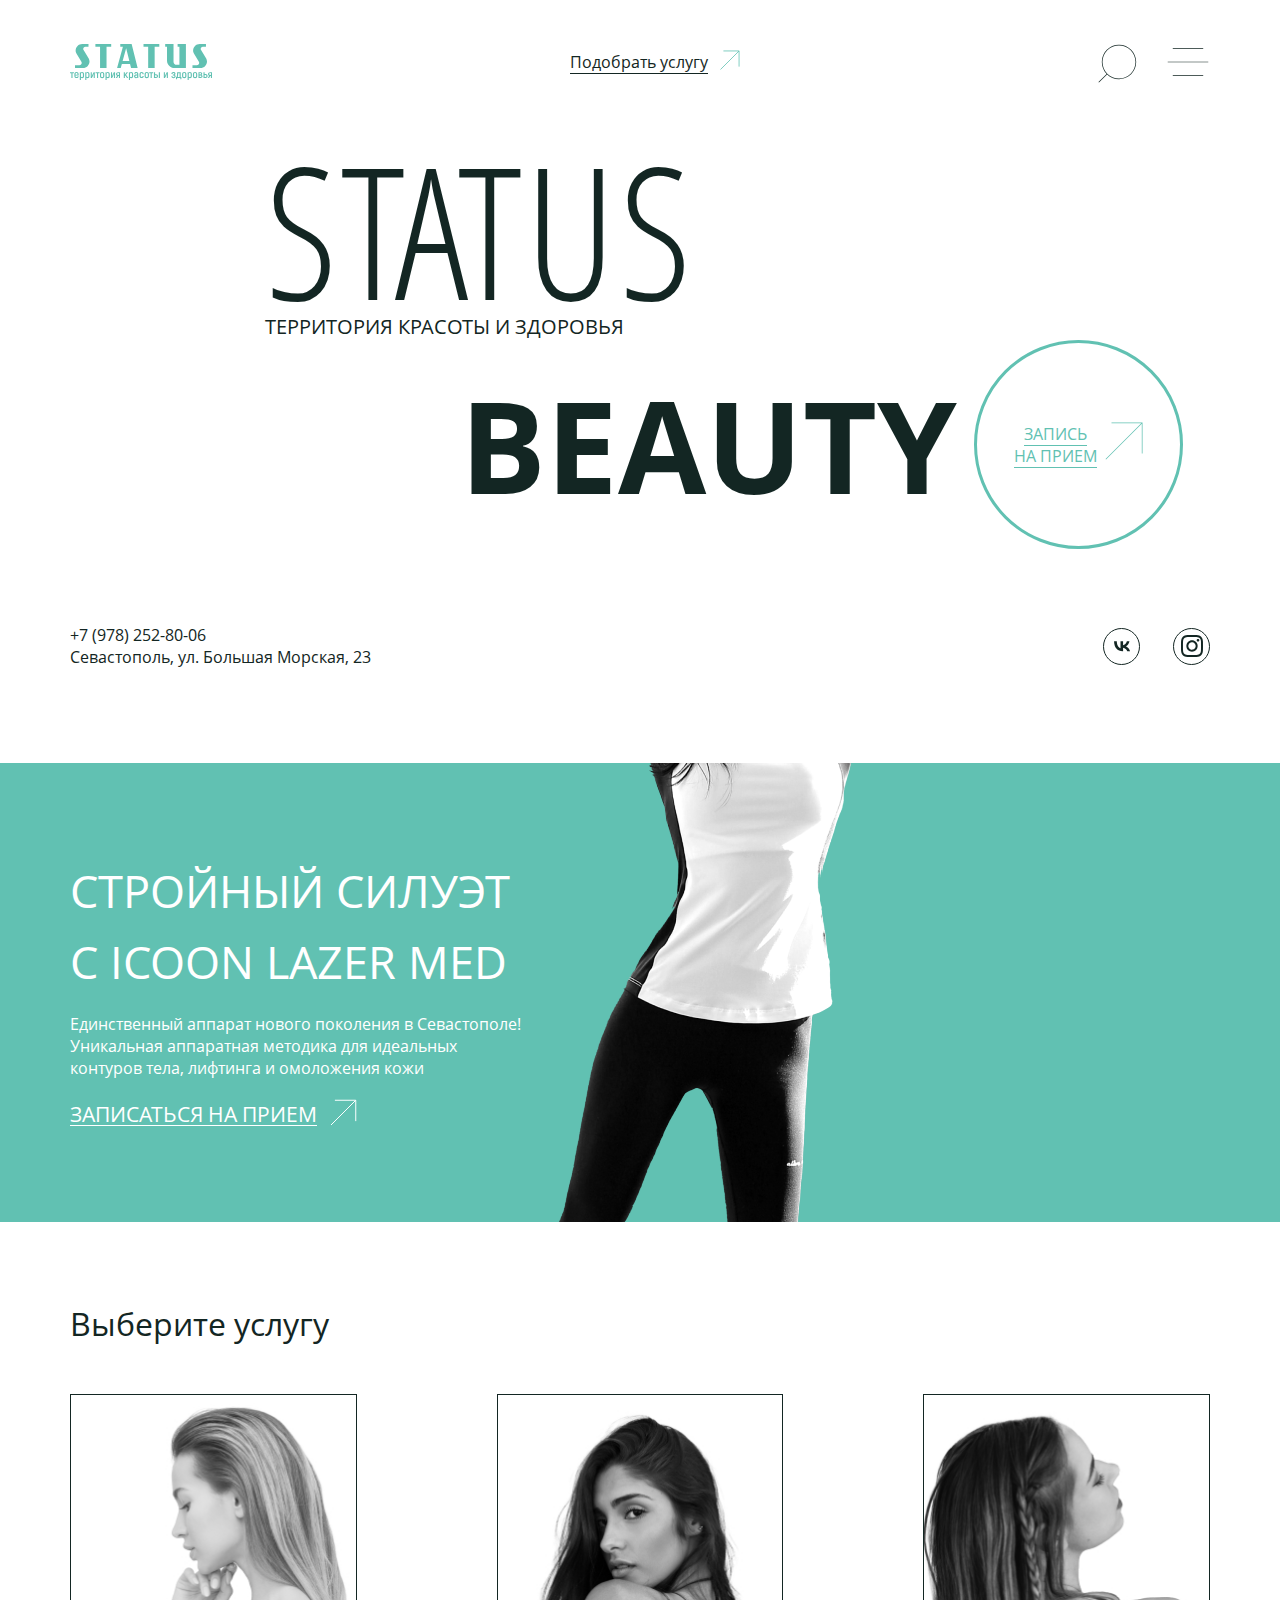
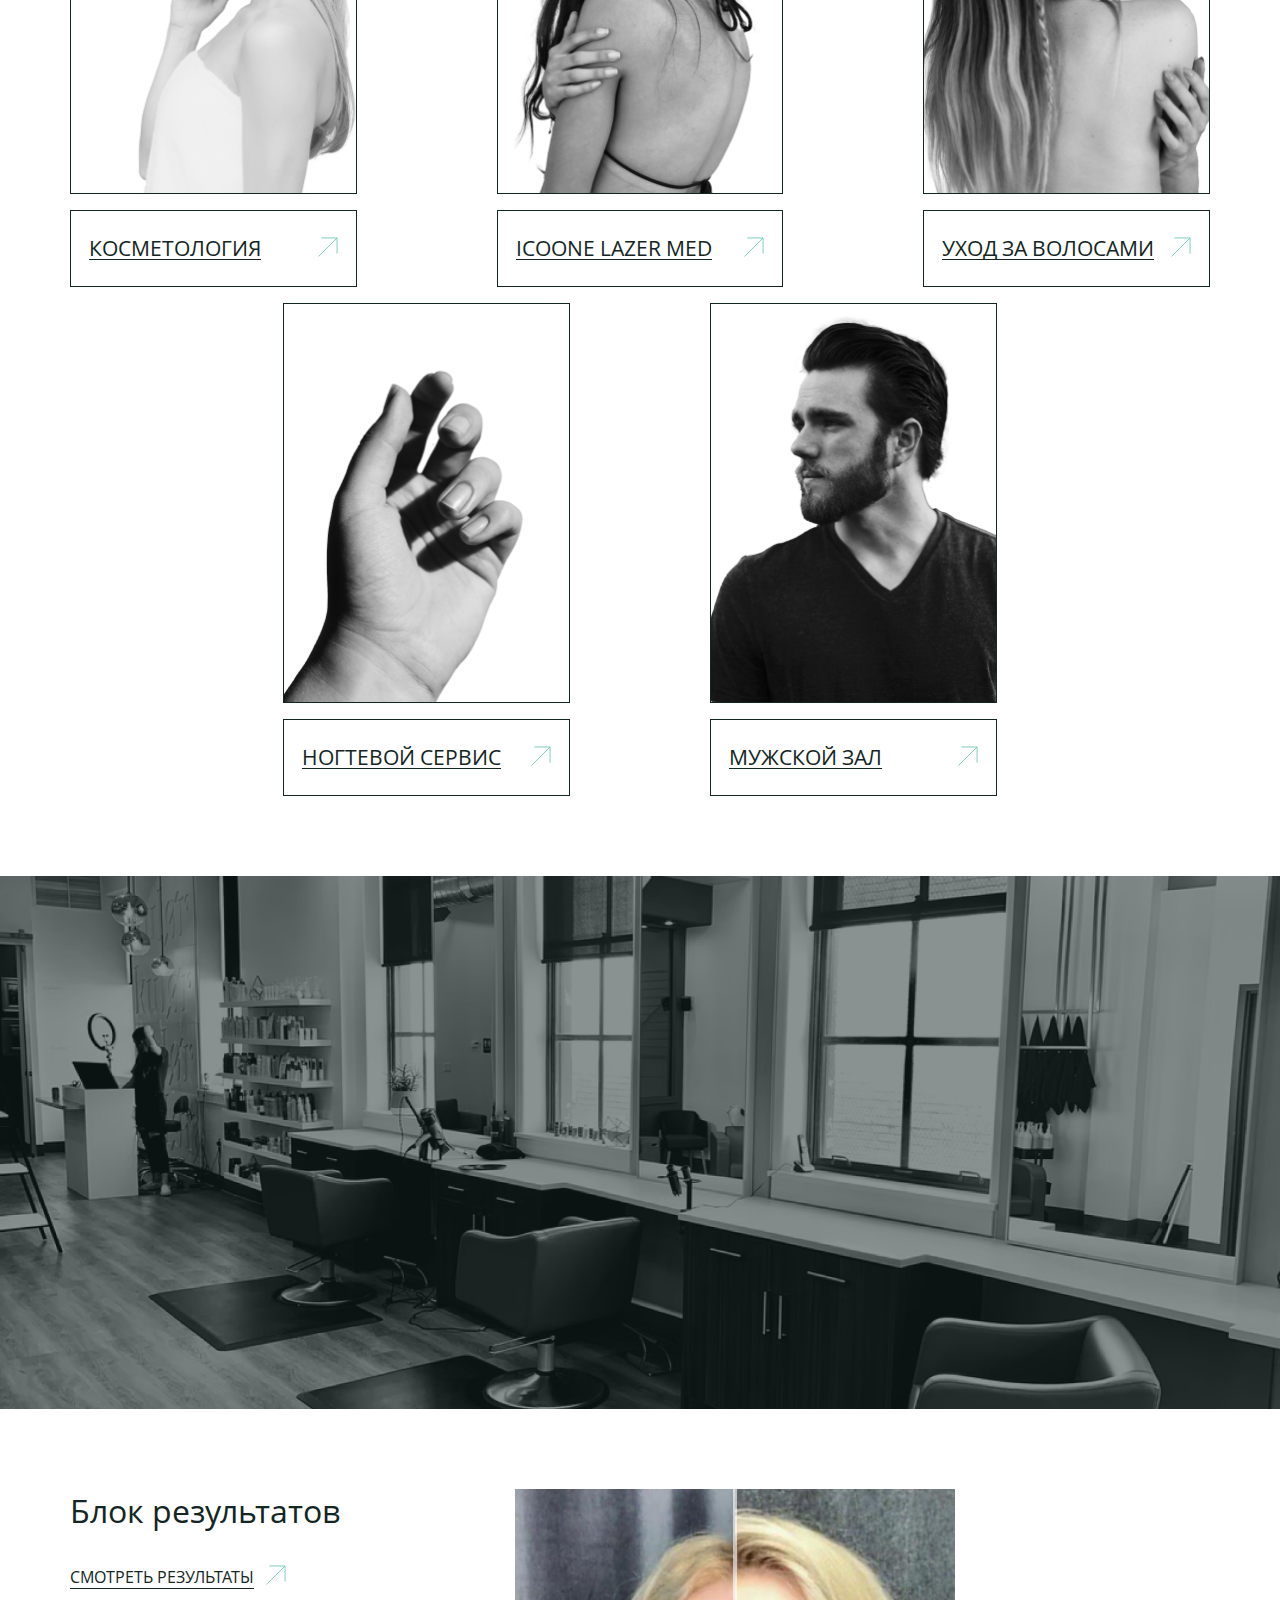
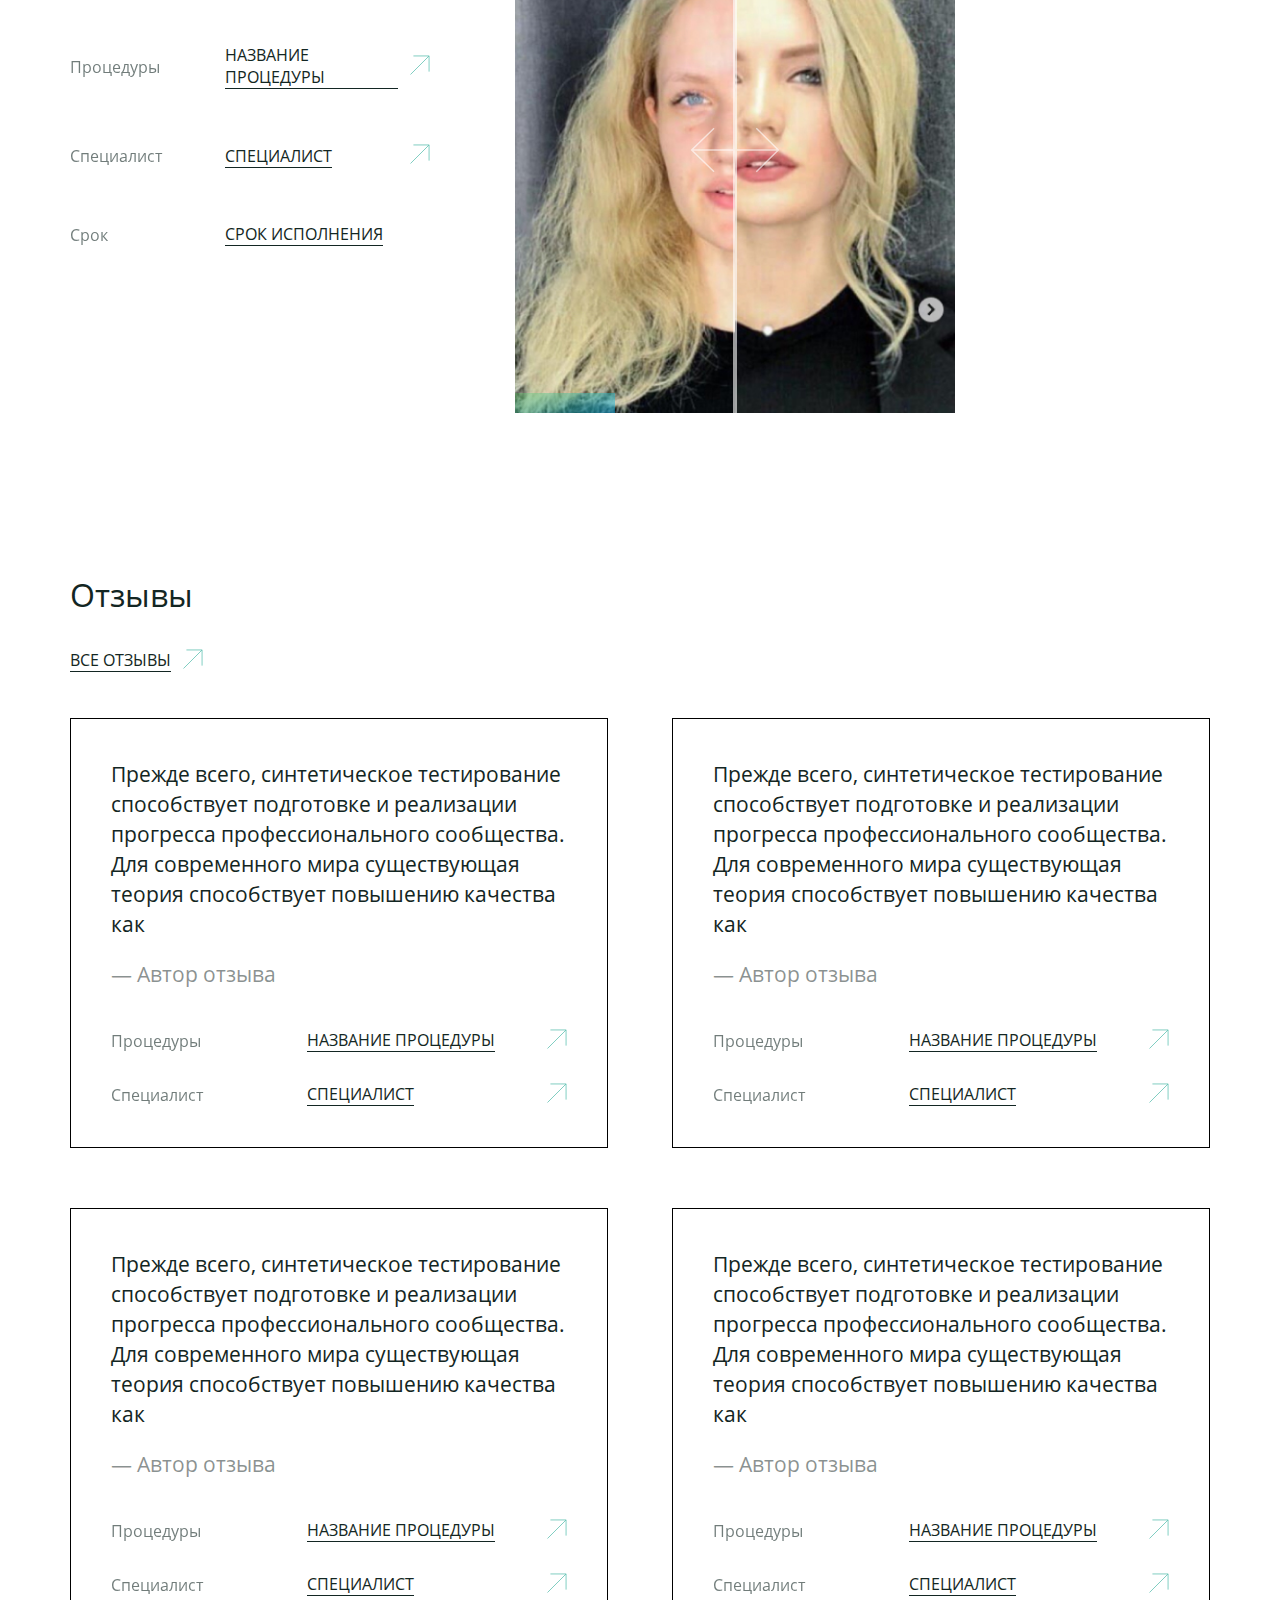
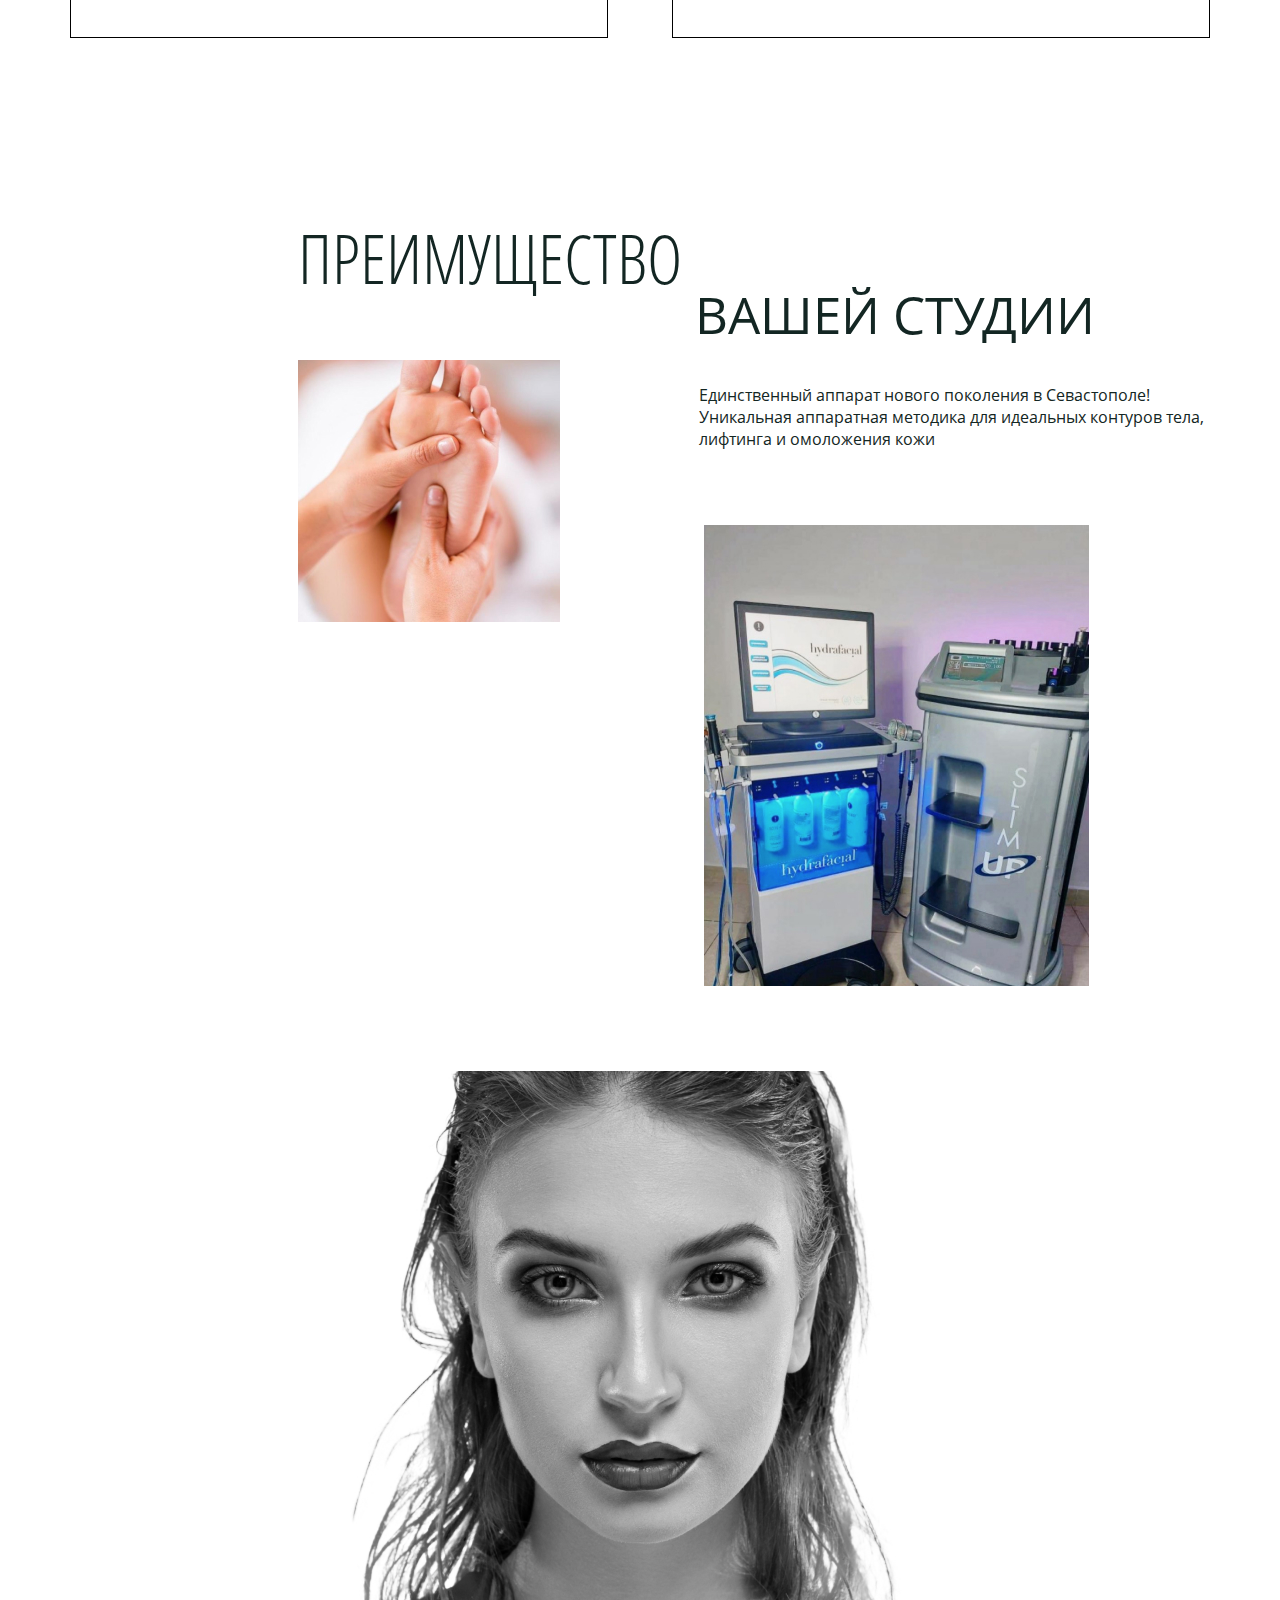
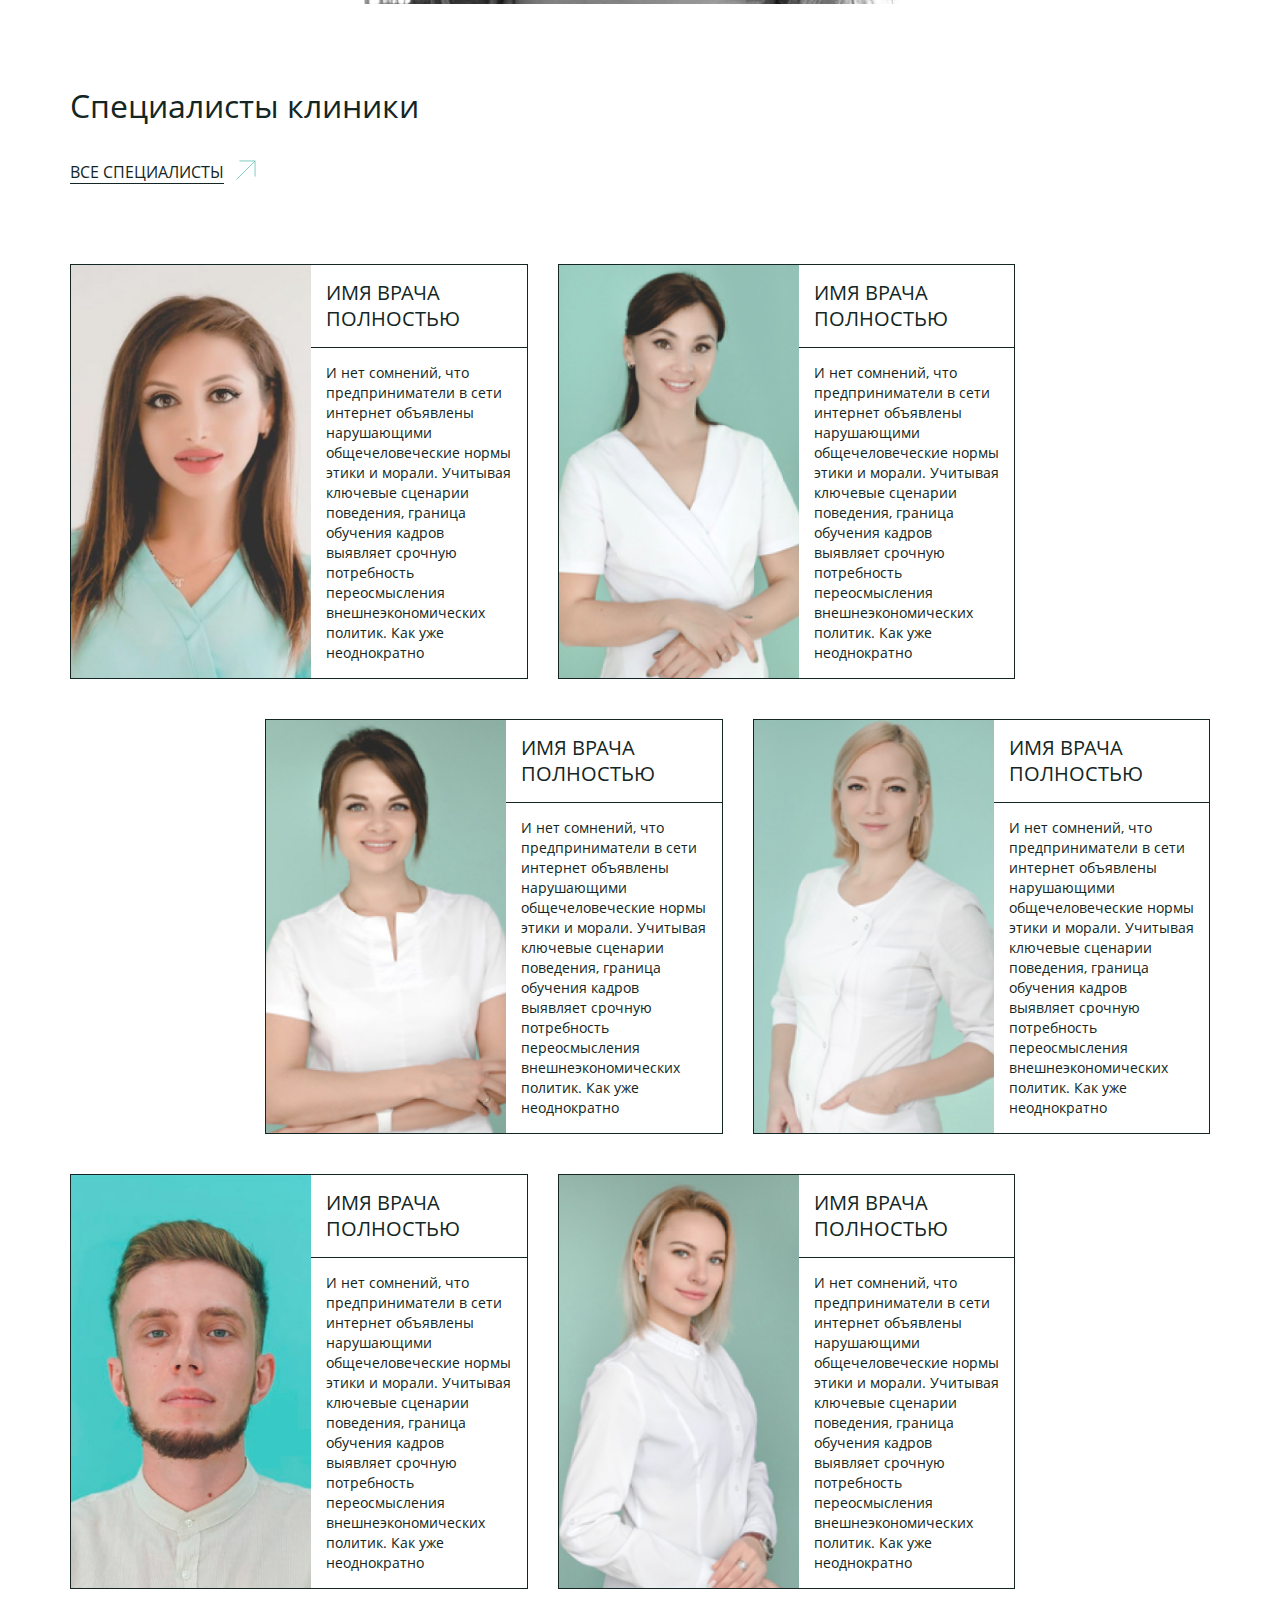
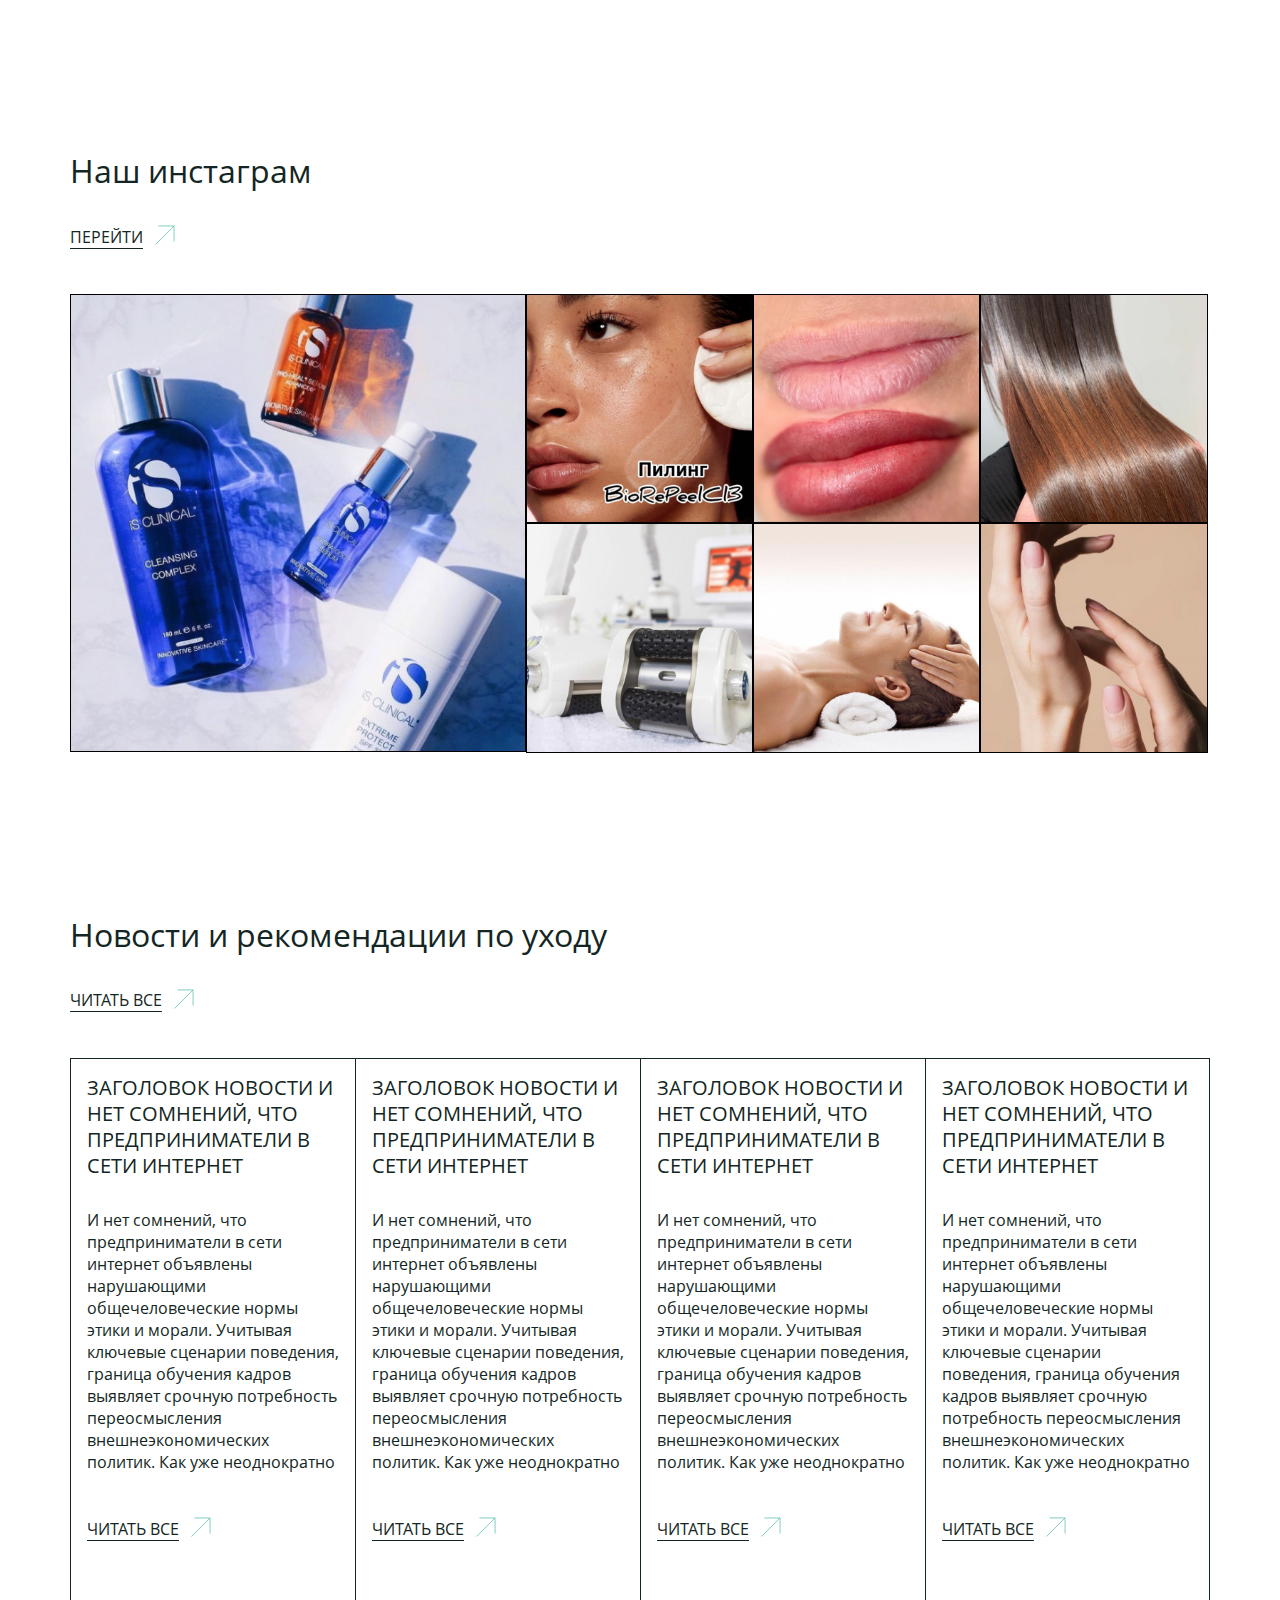
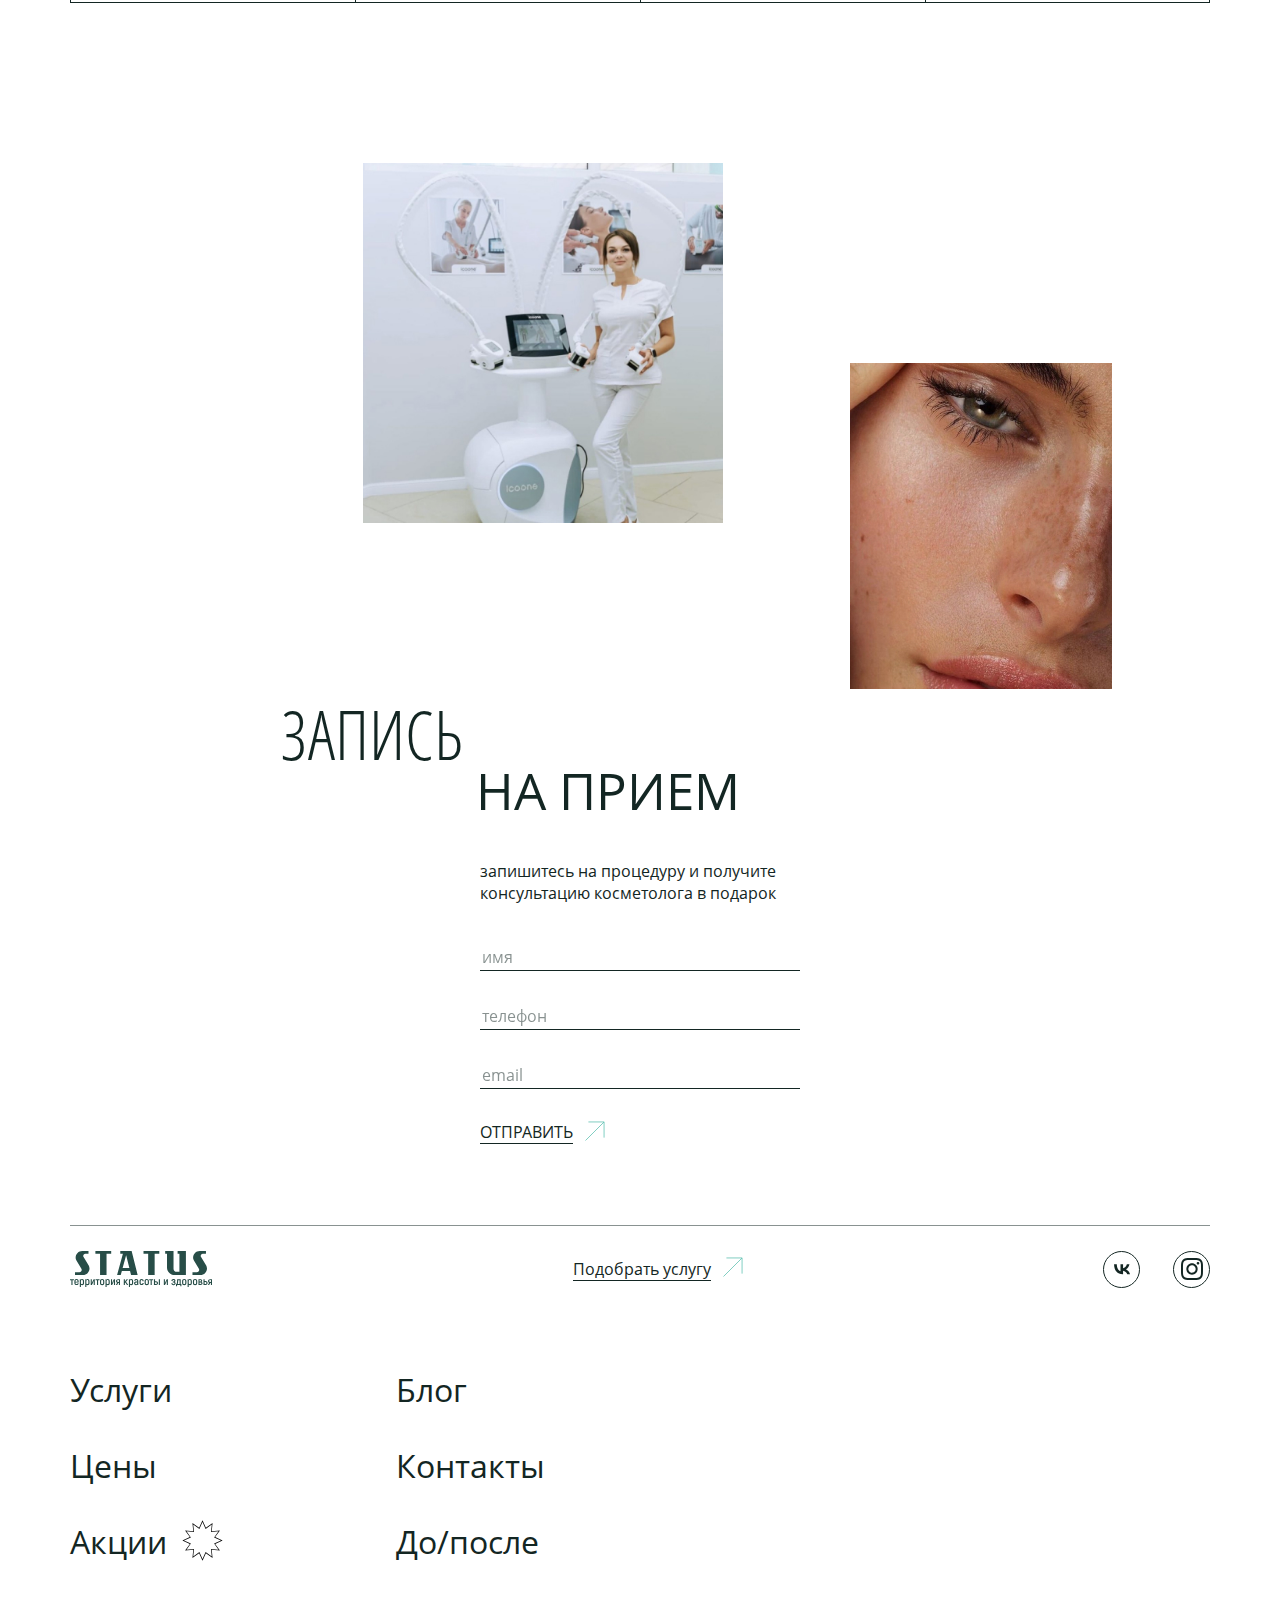
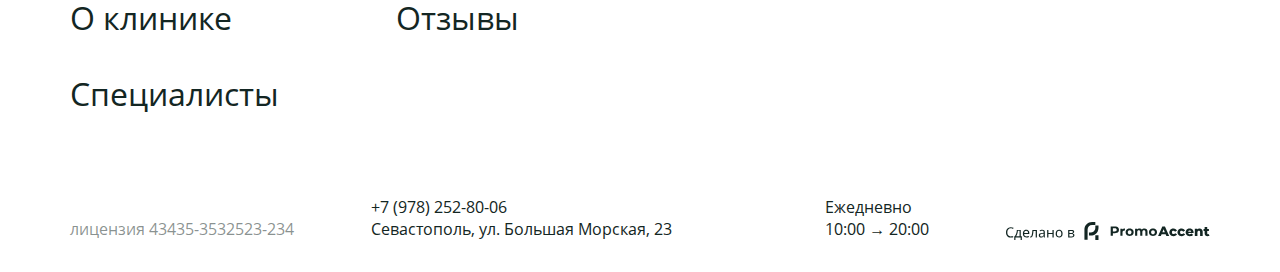
<file: index.html>
<!DOCTYPE html>
<!--[if lt IE 7]><html lang="ru" class="lt-ie9 lt-ie8 lt-ie7"><![endif]-->
<!--[if IE 7]><html lang="ru" class="lt-ie9 lt-ie8"><![endif]-->
<!--[if IE 8]><html lang="ru" class="lt-ie9"><![endif]-->
<!--[if gt IE 8]><!-->
<html lang="ru">
<!--<![endif]-->
<head>
	<meta charset="utf-8" />
	<title>Заголовок</title>
	<meta name="description" content="" />
	<meta http-equiv="X-UA-Compatible" content="IE=edge" />
	<meta name="viewport" content="width=device-width, initial-scale=1.0" />
	<meta name="format-detection" content="telephone=no" />
	<link rel="shortcut icon" href="favicon.png" />
	<link rel="stylesheet" href="libs/bootstrap/bootstrap-grid.css" />
	<link rel="stylesheet" href="libs/fontawesome-free-5.12.0-web/css/all.min.css" />
	<link rel="stylesheet" href="libs/fancybox/jquery.fancybox.css" />
	<link rel="stylesheet" href="libs/slick-1.5.9/slick/slick.css" />
	<link rel="stylesheet" href="libs/slick-1.5.9/slick/slick-theme.css" />
	<link rel="stylesheet" href="libs/ba-slider/ba-slider.css" />
	<link rel="stylesheet" href="css/fonts.css" />
	<link rel="stylesheet" href="css/main.css?ver=1.6" />
	<link rel="stylesheet" href="css/media.css?ver=1.6" />
</head>
<body>

	<div class="wrapper">
 
		<header class="header default">
			<div class="container">
				<div class="header__wrap">
					<a href="#" class="logo">
						<img src="img/logo.svg" alt="alt">
					</a>
					<a href="#" class="link-page"><span>Подобрать услугу</span><img src="img/arrow.svg" alt="alt"></a>
					<div class="header__right">
						<div class="btn-search"><img src="img/search.svg" alt="alt"></div>
						<div class="btn-menu"><img src="img/menu.svg" alt="alt"></div>
					</div>
					<div class="main-menu">
						<div class="main-menu__top">
							<a href="#" class="link-page"><span>Запись на прием</span><img src="img/arrow.svg" alt="alt"></a>
						</div>
						<ul class="menu">
							<li><a href="#">Услуги</a></li>
							<li><a href="#">Цены</a></li>
							<li><a href="#" class="menu__action">Акции</a></li>
							<li><a href="#">О клинике</a></li>
							<li><a href="#">Специалисты</a></li>
							<li><a href="#">Блог</a></li>
							<li><a href="#">Контакты</a></li>
							<li><a href="#">До/после</a></li>
							<li><a href="#">Отзывы</a></li>
						</ul>
						<div class="main-menu__bottom">
							<p><a href="tel:+79782528006">+7 (978) 252-80-06</a>  <br>г. Севастополь, <br>ул. Большая Морская, 23</p>
							<p>Ежедневно <br>10:00 → 20:00</p>
							<ul class="list-social">
								<li><a href="#"><img src="img/ic_vk.svg" alt="alt"></a></li>
								<li><a href="#"><img src="img/ic_insta.svg" alt="alt"></a></li>
							</ul>
						</div>
					</div>
				</div>
			</div>
			<div class="search-popup">
				<div class="container">
					<div class="search-popup__wrap">
						<form>
							<div class="item-form">
								<input type="text" placeholder="Поиск по сайту" required="required">
							</div>
							<button class="btn-simple">Искать</button>
						</form>
						<div class="btn-close"></div>
					</div>
				</div>
			</div>
		</header>

		<section class="billbord">
			<div class="container">
				<div class="row">
					<div class="col-lg-9 offset-lg-2">
						<h1 class="title-logo">Status</h1>
						<div class="title-middle">Территория красоты и здоровья</div>
					</div>
					<div class="col-lg-8 offset-lg-4">
						<div class="billbord__wrap">
							<h2 class="subtitle-logo">Beauty</h2>
							<a href="#" class="btn-circle"><span><span>Запись на прием</span></span><img src="img/arrow_big.svg" alt="alt"></a>
						</div>
					</div>
				</div>
				<div class="billbord-bottom">
					<p>+7 (978) 252-80-06 <br>Севастополь, ул. Большая Морская, 23</p>
					<ul class="list-social">
						<li><a href="#"><img src="img/ic_vk.svg" alt="alt"></a></li>
						<li><a href="#"><img src="img/ic_insta.svg" alt="alt"></a></li>
					</ul>
				</div>
			</div>
		</section>

		<section class="reception">
			<div class="container">
				<div class="row align-items-center">
					<div class="col-xl-5 col-lg-7">
						<h2 class="title-big">Стройный силуэт с Icoon lazer med</h2>
						<p>Единственный аппарат нового поколения в Севастополе! Уникальная аппаратная методика для идеальных контуров тела, лифтинга и омоложения кожи</p>
						<a href="#" class="link-page link-page_big"><span>Записаться на прием</span><img src="img/arrow2.svg" alt="alt"></a>
					</div>
					<div class="col-lg-4">
						<div class="image-reception">
							<img src="img/bg_reception.png" alt="alt">
						</div>
					</div>
				</div>
			</div>
		</section>

		<section class="services section-main">
			<div class="container">
				<h2 class="title-section">Выберите услугу</h2>
				<div class="row row_services">
					<div class="col-lg-4 col-md-6">
						<div class="item-service">
							<a href="#" class="item-service__image">
								<img src="img/service1.jpg" alt="alt">
							</a>
							<a href="#" class="link-page link-page_big"><span>Косметология</span><img src="img/arrow.svg" alt="alt"></a>
						</div>
					</div>
					<div class="col-lg-4 col-md-6">
						<div class="item-service">
							<a href="#" class="item-service__image">
								<img src="img/service2.jpg" alt="alt">
							</a>
							<a href="#" class="link-page link-page_big"><span>Icoone lazer med</span><img src="img/arrow.svg" alt="alt"></a>
						</div>
					</div>
					<div class="col-lg-4 col-md-6">
						<div class="item-service">
							<a href="#" class="item-service__image">
								<img src="img/service3.jpg" alt="alt">
							</a>
							<a href="#" class="link-page link-page_big"><span>Уход за волосами</span><img src="img/arrow.svg" alt="alt"></a>
						</div>
					</div>
					<div class="col-lg-4 col-md-6">
						<div class="item-service">
							<a href="#" class="item-service__image">
								<img src="img/service4.jpg" alt="alt">
							</a>
							<a href="#" class="link-page link-page_big"><span>Ногтевой сервис</span><img src="img/arrow.svg" alt="alt"></a>
						</div>
					</div>
					<div class="col-lg-4 col-md-6">
						<div class="item-service">
							<a href="#" class="item-service__image">
								<img src="img/service5.jpg" alt="alt">
							</a>
							<a href="#" class="link-page link-page_big"><span>Мужской зал</span><img src="img/arrow.svg" alt="alt"></a>
						</div>
					</div>
				</div>
			</div>
		</section>

		<a href="https://www.youtube.com/embed/E8d_JvMpoY4" class="video-main fancybox fancybox.iframe">
			<img src="img/video.jpg" alt="alt">
		</a>

		<section class="results section-main">
			<div class="container">
				<div class="row">
					<div class="col-xl-4 col-lg-5">
						<h2 class="title-section">Блок результатов</h2>
						<a href="#" class="link-page"><span>Смотреть результаты</span><img src="img/arrow.svg" alt="alt"></a>
						<div class="line-result">
							<div class="line-result__title">Процедуры</div>
							<a href="#" class="link-page"><span>Название процедуры</span><img src="img/arrow.svg" alt="alt"></a>
						</div>
						<div class="line-result">
							<div class="line-result__title">Специалист</div>
							<a href="#" class="link-page"><span>Специалист</span><img src="img/arrow.svg" alt="alt"></a>
						</div>
						<div class="line-result">
							<div class="line-result__title">Срок</div>
							<a href="#" class="link-page"><span>Срок исполнения</span></a>
						</div>
					</div>
					<div class="col-lg-7">
						<div class="ba-slider befaf-1">
							<img src="img/after.jpg" alt="alt"> 
							<div class="resize"> 
								<img src="img/before.jpg" alt="alt"> 
							</div>
							<span class="handle"></span>
						</div>
					</div>
				</div>
			</div>
		</section>

		<section class="reviews section-main">
			<div class="container">
				<h2 class="title-section">Отзывы</h2>
				<a href="#" class="link-page"><span>Все отзывы</span><img src="img/arrow.svg" alt="alt"></a>
				<div class="row row_reviews">
					<div class="col-lg-6">
						<div class="item-review">
							<div class="item-review__content">
								<p>Прежде всего, синтетическое тестирование способствует подготовке и реализации прогресса профессионального сообщества. Для современного мира существующая теория способствует повышению качества как </p>
								<div class="item-review__name">— Автор отзыва</div>
							</div>
							<div class="line-result">
								<div class="line-result__title">Процедуры</div>
								<a href="#" class="link-page"><span>Название процедуры</span><img src="img/arrow.svg" alt="alt"></a>
							</div>
							<div class="line-result">
								<div class="line-result__title">Специалист</div>
								<a href="#" class="link-page"><span>Специалист</span><img src="img/arrow.svg" alt="alt"></a>
							</div>
						</div>
					</div>
					<div class="col-lg-6">
						<div class="item-review">
							<div class="item-review__content">
								<p>Прежде всего, синтетическое тестирование способствует подготовке и реализации прогресса профессионального сообщества. Для современного мира существующая теория способствует повышению качества как </p>
								<div class="item-review__name">— Автор отзыва</div>
							</div>
							<div class="line-result">
								<div class="line-result__title">Процедуры</div>
								<a href="#" class="link-page"><span>Название процедуры</span><img src="img/arrow.svg" alt="alt"></a>
							</div>
							<div class="line-result">
								<div class="line-result__title">Специалист</div>
								<a href="#" class="link-page"><span>Специалист</span><img src="img/arrow.svg" alt="alt"></a>
							</div>
						</div>
					</div>
					<div class="col-lg-6">
						<div class="item-review">
							<div class="item-review__content">
								<p>Прежде всего, синтетическое тестирование способствует подготовке и реализации прогресса профессионального сообщества. Для современного мира существующая теория способствует повышению качества как </p>
								<div class="item-review__name">— Автор отзыва</div>
							</div>
							<div class="line-result">
								<div class="line-result__title">Процедуры</div>
								<a href="#" class="link-page"><span>Название процедуры</span><img src="img/arrow.svg" alt="alt"></a>
							</div>
							<div class="line-result">
								<div class="line-result__title">Специалист</div>
								<a href="#" class="link-page"><span>Специалист</span><img src="img/arrow.svg" alt="alt"></a>
							</div>
						</div>
					</div>
					<div class="col-lg-6">
						<div class="item-review">
							<div class="item-review__content">
								<p>Прежде всего, синтетическое тестирование способствует подготовке и реализации прогресса профессионального сообщества. Для современного мира существующая теория способствует повышению качества как </p>
								<div class="item-review__name">— Автор отзыва</div>
							</div>
							<div class="line-result">
								<div class="line-result__title">Процедуры</div>
								<a href="#" class="link-page"><span>Название процедуры</span><img src="img/arrow.svg" alt="alt"></a>
							</div>
							<div class="line-result">
								<div class="line-result__title">Специалист</div>
								<a href="#" class="link-page"><span>Специалист</span><img src="img/arrow.svg" alt="alt"></a>
							</div>
						</div>
					</div>
				</div>
			</div>
		</section>

		<section class="advantages section-main">
			<div class="container">
				<div class="advantages__content">
					<h2 class="title-special">Преимущество <span>Вашей студии</span></h2>
					<div class="descr-advantages">Единственный аппарат нового поколения в Севастополе! Уникальная аппаратная методика для идеальных контуров тела, лифтинга и омоложения кожи</div>
					<div class="row">
						<div class="col-lg-6 col-6">
							<div class="image-advantage image-advantage_1">
								<img src="img/img_avd1.jpg" alt="alr">
							</div>
						</div>
						<div class="col-lg-6 col-6 col_pl">
							<div class="image-advantage image-advantage_2">
								<img src="img/img_avd2.jpg" alt="alr">
							</div>
						</div>
					</div>
				</div>
			</div>
		</section>

		<ul class="slider-gallery">
			<li>
				<div class="slider-gallery__item">
					<img src="img/slide1.jpg" alt="alt">
				</div>
			</li>
			<li>
				<div class="slider-gallery__item">
					<img src="img/slide1.jpg" alt="alt">
				</div>
			</li>
			<li>
				<div class="slider-gallery__item">
					<img src="img/slide1.jpg" alt="alt">
				</div>
			</li>
		</ul>

		<section class="team section-main">
			<div class="container">
				<h2 class="title-section">Специалисты клиники</h2>
				<a href="#" class="link-page"><span>Все специалисты</span><img src="img/arrow.svg" alt="alt"></a>
				<div class="row row_team">
					<div class="col-xl-5 col-lg-6">
						<div class="item-team">
							<div class="item-team__image">
								<img src="img/team1.jpg" alt="alt">
							</div>
							<div class="item-team__content">
								<a href="#" class="title-middle">Имя Врача полностью</a>
								<p>И нет сомнений, что предприниматели в сети интернет объявлены нарушающими общечеловеческие нормы этики и морали. Учитывая ключевые сценарии поведения, граница обучения кадров выявляет срочную потребность переосмысления внешнеэкономических политик. Как уже неоднократно </p>
							</div>
						</div>
					</div>
					<div class="col-xl-5 col-lg-6">
						<div class="item-team">
							<div class="item-team__image">
								<img src="img/team2.jpg" alt="alt">
							</div>
							<div class="item-team__content">
								<a href="#" class="title-middle">Имя Врача полностью</a>
								<p>И нет сомнений, что предприниматели в сети интернет объявлены нарушающими общечеловеческие нормы этики и морали. Учитывая ключевые сценарии поведения, граница обучения кадров выявляет срочную потребность переосмысления внешнеэкономических политик. Как уже неоднократно </p>
							</div>
						</div>
					</div>
					<div class="col-xl-5 offset-xl-2 col-lg-6">
						<div class="item-team">
							<div class="item-team__image">
								<img src="img/team3.jpg" alt="alt">
							</div>
							<div class="item-team__content">
								<a href="#" class="title-middle">Имя Врача полностью</a>
								<p>И нет сомнений, что предприниматели в сети интернет объявлены нарушающими общечеловеческие нормы этики и морали. Учитывая ключевые сценарии поведения, граница обучения кадров выявляет срочную потребность переосмысления внешнеэкономических политик. Как уже неоднократно </p>
							</div>
						</div>
					</div>
					<div class="col-xl-5 col-lg-6">
						<div class="item-team">
							<div class="item-team__image">
								<img src="img/team4.jpg" alt="alt">
							</div>
							<div class="item-team__content">
								<a href="#" class="title-middle">Имя Врача полностью</a>
								<p>И нет сомнений, что предприниматели в сети интернет объявлены нарушающими общечеловеческие нормы этики и морали. Учитывая ключевые сценарии поведения, граница обучения кадров выявляет срочную потребность переосмысления внешнеэкономических политик. Как уже неоднократно </p>
							</div>
						</div>
					</div>
					<div class="col-xl-5 col-lg-6">
						<div class="item-team">
							<div class="item-team__image">
								<img src="img/team5.jpg" alt="alt">
							</div>
							<div class="item-team__content">
								<a href="#" class="title-middle">Имя Врача полностью</a>
								<p>И нет сомнений, что предприниматели в сети интернет объявлены нарушающими общечеловеческие нормы этики и морали. Учитывая ключевые сценарии поведения, граница обучения кадров выявляет срочную потребность переосмысления внешнеэкономических политик. Как уже неоднократно </p>
							</div>
						</div>
					</div>
					<div class="col-xl-5 col-lg-6">
						<div class="item-team">
							<div class="item-team__image">
								<img src="img/team6.jpg" alt="alt">
							</div>
							<div class="item-team__content">
								<a href="#" class="title-middle">Имя Врача полностью</a>
								<p>И нет сомнений, что предприниматели в сети интернет объявлены нарушающими общечеловеческие нормы этики и морали. Учитывая ключевые сценарии поведения, граница обучения кадров выявляет срочную потребность переосмысления внешнеэкономических политик. Как уже неоднократно </p>
							</div>
						</div>
					</div>
				</div>
			</div>
		</section>

		<section class="instagram section-main">
			<div class="container">
				<h2 class="title-section">Наш инстаграм</h2>
				<a href="#" class="link-page"><span>Перейти</span><img src="img/arrow.svg" alt="alt"></a>
				<div class="row row_insta">
					<div class="col-md-5">
						<a href="#" class="item-insta">
							<span class="item-insta__image">
								<img src="img/insta1.jpg" alt="alt">
							</span>
						</a>
					</div>
					<div class="col-md-7">
						<div class="row">
							<div class="col-md-4 col-4">
								<a href="#" class="item-insta">
									<span class="item-insta__image">
										<img src="img/insta2.jpg" alt="alt">
									</span>
								</a>
							</div>
							<div class="col-md-4 col-4">
								<a href="#" class="item-insta">
									<span class="item-insta__image">
										<img src="img/insta3.jpg" alt="alt">
									</span>
								</a>
							</div>
							<div class="col-md-4 col-4">
								<a href="#" class="item-insta">
									<span class="item-insta__image">
										<img src="img/insta4.jpg" alt="alt">
									</span>
								</a>
							</div>
							<div class="col-md-4 col-4">
								<a href="#" class="item-insta">
									<span class="item-insta__image">
										<img src="img/insta5.jpg" alt="alt">
									</span>
								</a>
							</div>
							<div class="col-md-4 col-4">
								<a href="#" class="item-insta">
									<span class="item-insta__image">
										<img src="img/insta6.jpg" alt="alt">
									</span>
								</a>
							</div>
							<div class="col-md-4 col-4">
								<a href="#" class="item-insta">
									<span class="item-insta__image">
										<img src="img/insta7.jpg" alt="alt">
									</span>
								</a>
							</div>
						</div>
					</div>
				</div>
			</div>
		</section>

		<section class="news section-main">
			<div class="container">
				<h2 class="title-section">Новости и рекомендации по уходу</h2>
				<a href="#" class="link-page"><span>Читать все</span><img src="img/arrow.svg" alt="alt"></a>
				<div class="row row_news">
					<div class="col-lg-3 col-md-6">
						<div class="item-news">
							<a href="#" class="title-middle">Заголовок новости И нет сомнений, что предприниматели в сети интернет </a>
							<p>И нет сомнений, что предприниматели в сети интернет объявлены нарушающими общечеловеческие нормы этики и морали. Учитывая ключевые сценарии поведения, граница обучения кадров выявляет срочную потребность переосмысления внешнеэкономических политик. Как уже неоднократно </p>
							<a href="#" class="link-page"><span>Читать все</span><img src="img/arrow.svg" alt="alt"></a>
						</div>
					</div>
					<div class="col-lg-3 col-md-6">
						<div class="item-news">
							<a href="#" class="title-middle">Заголовок новости И нет сомнений, что предприниматели в сети интернет </a>
							<p>И нет сомнений, что предприниматели в сети интернет объявлены нарушающими общечеловеческие нормы этики и морали. Учитывая ключевые сценарии поведения, граница обучения кадров выявляет срочную потребность переосмысления внешнеэкономических политик. Как уже неоднократно </p>
							<a href="#" class="link-page"><span>Читать все</span><img src="img/arrow.svg" alt="alt"></a>
						</div>
					</div>
					<div class="col-lg-3 col-md-6">
						<div class="item-news">
							<a href="#" class="title-middle">Заголовок новости И нет сомнений, что предприниматели в сети интернет </a>
							<p>И нет сомнений, что предприниматели в сети интернет объявлены нарушающими общечеловеческие нормы этики и морали. Учитывая ключевые сценарии поведения, граница обучения кадров выявляет срочную потребность переосмысления внешнеэкономических политик. Как уже неоднократно </p>
							<a href="#" class="link-page"><span>Читать все</span><img src="img/arrow.svg" alt="alt"></a>
						</div>
					</div>
					<div class="col-lg-3 col-md-6">
						<div class="item-news">
							<a href="#" class="title-middle">Заголовок новости И нет сомнений, что предприниматели в сети интернет </a>
							<p>И нет сомнений, что предприниматели в сети интернет объявлены нарушающими общечеловеческие нормы этики и морали. Учитывая ключевые сценарии поведения, граница обучения кадров выявляет срочную потребность переосмысления внешнеэкономических политик. Как уже неоднократно </p>
							<a href="#" class="link-page"><span>Читать все</span><img src="img/arrow.svg" alt="alt"></a>
						</div>
					</div>
				</div>
			</div>
		</section>

		<section class="consultation section-main">
			<div class="container">
				<div class="row">
					<div class="col-xl-4 offset-xl-3 col-lg-5 offset-lg-2 col-md-5 offset-md-1 col-7">
						<div class="image-consultation">
							<img src="img/consultation1.jpg" alt="alt">
						</div>
					</div>
					<div class="col-lg-3 offset-lg-1 col-md-4 offset-md-1 col-5">
						<div class="image-consultation image-consultation_2">
							<img src="img/consultation2.jpg" alt="alt">
						</div>
					</div>
				</div>
				<div class="title-special">Запись <span>на прием</span></div>
				<div class="form-main">
					<div class="descr-form">запишитесь на процедуру и получите консультацию косметолога в подарок</div>
					<form>
						<div class="item-form">
							<input type="text" placeholder="имя" required="required">
						</div>
						<div class="item-form">
							<input type="text" placeholder="телефон" class="input-phone" required="required">
						</div>
						<div class="item-form">
							<input type="email" placeholder="email" required="required">
						</div>
						<button class="link-page"><span>отправить</span><img src="img/arrow.svg" alt="alt"></button>
					</form>
				</div>
			</div>
		</section>

		<footer class="footer">
			<div class="container">
				<div class="footer-top">
					<a href="#" class="logo">
						<img src="img/logo.svg" alt="alt">
					</a>
					<a href="#" class="link-page"><span>Подобрать услугу</span><img src="img/arrow.svg" alt="alt"></a>
					<ul class="list-social">
						<li><a href="#"><img src="img/ic_vk.svg" alt="alt"></a></li>
						<li><a href="#"><img src="img/ic_insta.svg" alt="alt"></a></li>
					</ul>
				</div>
				<ul class="menu">
					<li><a href="#">Услуги</a></li>
					<li><a href="#">Цены</a></li>
					<li><a href="#" class="menu__action">Акции</a></li>
					<li><a href="#">О клинике</a></li>
					<li><a href="#">Специалисты</a></li>
					<li><a href="#">Блог</a></li>
					<li><a href="#">Контакты</a></li>
					<li><a href="#">До/после</a></li>
					<li><a href="#">Отзывы</a></li>
				</ul>
				<div class="footer-bottom">
					<div class="footer-license">лицензия 43435-3532523-234</div>
					<div class="footer-contact"><a href="tel:+79782528006">+7 (978) 252-80-06</a> <br>Севастополь, ул. Большая Морская, 23</div>
					<div class="footer-time">Ежедневно <br>10:00 → 20:00</div>
					<a href="#" class="copyright"><img src="img/copyright.svg" alt="alt"></a>
				</div>
			</div>
		</footer>
		
	</div>

	<!--[if lt IE 9]>
	<script src="libs/html5shiv/es5-shim.min.js"></script>
	<script src="libs/html5shiv/html5shiv.min.js"></script>
	<script src="libs/html5shiv/html5shiv-printshiv.min.js"></script>
	<script src="libs/respond/respond.min.js"></script>
<![endif]-->
<script src="libs/jquery/jquery-1.11.1.min.js"></script>
<script src="libs/jquery-mousewheel/jquery.mousewheel.min.js"></script>
<script src="libs/fancybox/jquery.fancybox.pack.js"></script>
<script src="libs/ba-slider/before-after.min.js"></script>
<script src="libs/slick-1.5.9/slick/slick.min.js"></script>
<script src="libs/scroll2id/PageScroll2id.min.js"></script>
<script src="libs/mask/jquery.maskedinput.js"></script>
<script src="libs/jQueryFormStyler-master/jquery.formstyler.min.js"></script>
<script src="js/common.js?ver=1.6"></script>
<!-- Yandex.Metrika counter --><!-- /Yandex.Metrika counter -->
<!-- Google Analytics counter --><!-- /Google Analytics counter -->
</body>
</html>
</file>
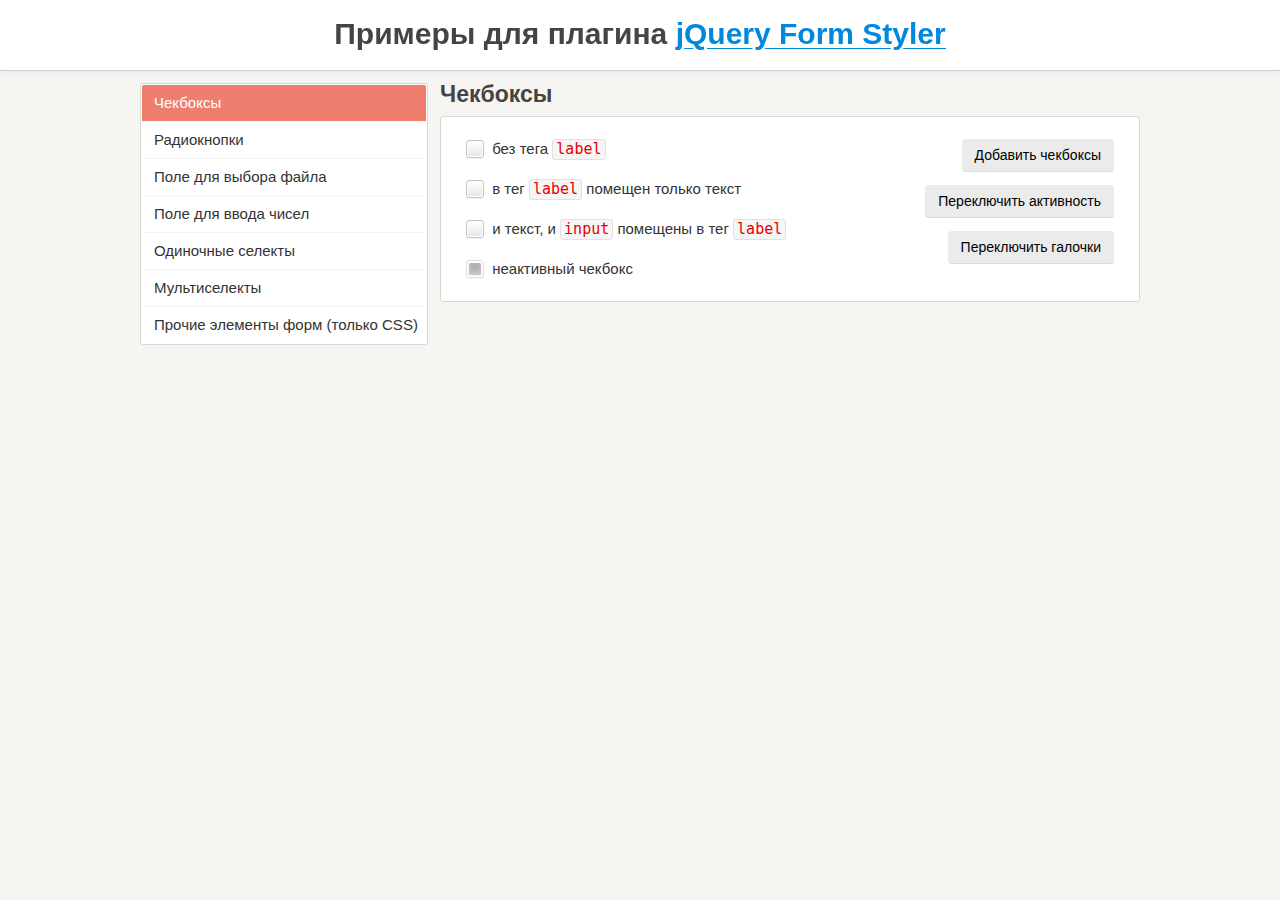
<file: libs/jQueryFormStyler-master/demo/index.html>
<!DOCTYPE html>
<html>
<head>
	<meta charset="utf-8" />
	<meta name="viewport" content="width=device-width, initial-scale=1.0" />
	<title>Примеры для плагина jQuery Form Styler</title>
	<link href="demo.css" rel="stylesheet" />
	<link href="../jquery.formstyler.css" rel="stylesheet" />
	<script src="http://ajax.googleapis.com/ajax/libs/jquery/1.11.3/jquery.min.js"></script>
	<script src="../jquery.formstyler.js"></script>
	<script>
		(function($) {
		$(function() {
			$('input, select').styler({
				selectSearch: true
			});
		});
		})(jQuery);
	</script>
	<script src="demo.js"></script>
</head>

<body>

<h1>Примеры для плагина <a href="http://dimox.name/jquery-form-styler/">jQuery Form Styler</a></h1>

<form method="post">
<div class="wrapper">

	<ul class="menu">
		<li class="current" data-hash="checkbox">Чекбоксы</li>
		<li data-hash="radio">Радиокнопки</li>
		<li data-hash="file">Поле для выбора файла</li>
		<li data-hash="number">Поле для ввода чисел</li>
		<li data-hash="select">Одиночные селекты</li>
		<li data-hash="multiselect">Мультиселекты</li>
		<li data-hash="css">Прочие элементы форм (только CSS)</li>
	</ul>

	<div class="content">

		<div class="box visible">
			<h2>Чекбоксы</h2>

			<div class="section lh">
				<div class="buttons">
					<button type="submit" class="button  add-checkbox">Добавить чекбоксы</button>
					<button type="submit" class="button  disable-input">Переключить активность</button>
					<button type="submit" class="button  check">Переключить галочки</button>
				</div>
				<input type="checkbox" /> без тега <code>label</code><br />
				<span id="r"><input type="checkbox" id="checkbox1" /></span> <label for="checkbox1"> в тег <code>label</code> помещен только текст</label><br />
				<label><input type="checkbox" /> и текст, и <code>input</code> помещены в тег <code>label</code></label><br />
				<label><input type="checkbox" disabled checked /> неактивный чекбокс</label>
			</div><!-- .section -->
		</div><!-- .box -->

		<div class="box">
			<h2>Радиокнопки</h2>

			<div class="section lh">
				<div class="buttons">
					<button type="submit" class="button  add-radio">Добавить радиокнопки</button>
					<button type="submit" class="button  disable-input">Переключить активность</button>
				</div>
				<input type="radio" name="radio" /> без тега <code>label</code><br />
				<input type="radio" name="radio" id="radio1" /> <label for="radio1"> в тег <code>label</code> помещен только текст</label><br />
				<label><input type="radio" name="radio" /> и текст, и <code>input</code> помещены в тег <code>label</code></label><br />
				<label><input type="radio" name="radio" disabled /> неактивная радиокнопка</label>
			</div><!-- .section -->
		</div><!-- .box -->

		<div class="box">
			<h2>Поле для выбора файла</h2>

			<div class="section">
				<div class="buttons">
					<button type="submit" class="button  add-file">Добавить поле</button>
					<button type="submit" class="button  disable-input">Переключить активность</button>
				</div>
				<input type="file" />
			</div><!-- .section -->
		</div><!-- .box -->

		<div class="box">
			<h2>Поле для ввода чисел</h2>

			<div class="section">
				<div class="buttons">
					<button type="submit" class="button  add-number">Добавить поле</button>
					<button type="submit" class="button  disable-input">Переключить активность</button>
				</div>
				<p>Поле без атрибутов.</p>
				<input type="number" />
			</div><!-- .section -->

			<div class="section">
				<p>Поле с атрибутами <code>min="0" max="100" step="5"</code>.</p>
				<input type="number" min="0" max="100" step="5" />
			</div><!-- .section -->

			<div class="section  number-plus-minus">
			<p>Другой вид переключателей.</p>
				<input type="number" />
			</div><!-- .section -->
		</div><!-- .box -->

		<div class="box">

			<h2>Одиночные селекты</h2>

			<p style="color: #43C617">По умолчанию ширина селекта на этой странице установлена 250 пикселей.</p>

			<div class="section">
				<div class="buttons">
					<button type="submit" class="button  add-select">Добавить селект</button>
					<button type="submit" class="button  add-options">Добавить пункты в список</button>
					<button type="submit" class="button  disable-select">Переключить активность селекта</button>
					<button type="submit" class="button  disable-options">Переключить активность пунктов</button>
				</div>
				<p><strong>Простой селект</strong> с несколькими пунктами, <br />один из них неактивный.</p>
				<select>
					<option>-- Выберите --</option>
					<option>Пункт 1</option>
					<option>Пункт 2</option>
					<option disabled>Пункт 3</option>
					<option>Пункт 4</option>
					<option>Пункт 5</option>
				</select>
			</div><!-- .section -->

			<div class="section">

				<p>Селект <strong>без заданной ширины</strong>, имеющий пункт <strong>с длинным текстом</strong>.</p>
				<select class="width-auto">
					<option>-- Выберите --</option>
					<option>Пункт 1</option>
					<option>Пункт 2</option>
					<option>Какой-то пункт с очень-очень-очень длинным-длинным-длинным текстом</option>
					<option>Пункт 4</option>
					<option>Пункт 5</option>
				</select>

				<br /><br />

				<p>Селект <strong>с шириной 200 пикселей</strong>, имеющий пункт <strong>с длинным текстом</strong>.</p>
				<select class="width-200">
					<option>-- Выберите --</option>
					<option>Пункт 1</option>
					<option>Пункт 2</option>
					<option>Какой-то пункт с очень-очень-очень длинным-длинным-длинным текстом</option>
					<option>Пункт 4</option>
					<option>Пункт 5</option>
				</select>

			</div><!-- .section -->

			<div class="section">

				<div class="sec maxheight">
					<p>Выпадающий список этого селекта <br /><strong>органичен по высоте</strong>.</p>
					<select>
						<option>-- Выберите --</option>
						<option>Пункт 1</option>
						<option>Пункт 2</option>
						<option>Пункт 3</option>
						<option>Пункт 4</option>
						<option>Пункт 5</option>
						<option>Пункт 6</option>
						<option>Пункт 7</option>
						<option>Пункт 8</option>
						<option>Пункт 9</option>
						<option>Пункт 10</option>
						<option>Пункт 11</option>
						<option>Пункт 12</option>
						<option>Пункт 13</option>
						<option>Пункт 14</option>
						<option>Пункт 15</option>
						<option>Пункт 16</option>
						<option>Пункт 17</option>
						<option>Пункт 18</option>
						<option>Пункт 19</option>
						<option>Пункт 20</option>
						<option>Пункт 21</option>
						<option>Пункт 22</option>
						<option>Пункт 23</option>
						<option>Пункт 24</option>
						<option>Пункт 25</option>
						<option>Пункт 26</option>
						<option>Пункт 27</option>
						<option>Пункт 28</option>
						<option>Пункт 29</option>
						<option>Пункт 30</option>
					</select>
				</div><!-- .sec -->

				<div class="sec">
					<p>Селект <strong>с длинным списком</strong>, не ограниченным максимальной высотой.</p>
					<select>
						<option>-- Выберите --</option>
						<option>Пункт 1</option>
						<option>Пункт 2</option>
						<option>Пункт 3</option>
						<option>Пункт 4</option>
						<option>Пункт 5</option>
						<option>Пункт 6</option>
						<option>Пункт 7</option>
						<option>Пункт 8</option>
						<option>Пункт 9</option>
						<option>Пункт 10</option>
						<option>Пункт 11</option>
						<option>Пункт 12</option>
						<option>Пункт 13</option>
						<option>Пункт 14</option>
						<option>Пункт 15</option>
						<option>Пункт 16</option>
						<option>Пункт 17</option>
						<option>Пункт 18</option>
						<option>Пункт 19</option>
						<option>Пункт 20</option>
						<option>Пункт 21</option>
						<option>Пункт 22</option>
						<option>Пункт 23</option>
						<option>Пункт 24</option>
						<option>Пункт 25</option>
						<option>Пункт 26</option>
						<option>Пункт 27</option>
						<option>Пункт 28</option>
						<option>Пункт 29</option>
						<option>Пункт 30</option>
						<option>Пункт 31</option>
						<option>Пункт 32</option>
						<option>Пункт 33</option>
						<option>Пункт 34</option>
						<option>Пункт 35</option>
						<option>Пункт 36</option>
						<option>Пункт 37</option>
						<option>Пункт 38</option>
						<option>Пункт 39</option>
						<option>Пункт 40</option>
						<option>Пункт 41</option>
						<option>Пункт 42</option>
						<option>Пункт 43</option>
						<option>Пункт 44</option>
						<option>Пункт 45</option>
						<option>Пункт 46</option>
						<option>Пункт 47</option>
						<option>Пункт 48</option>
						<option>Пункт 49</option>
						<option>Пункт 50</option>
						<option>Пункт 51</option>
						<option>Пункт 52</option>
						<option>Пункт 53</option>
						<option>Пункт 54</option>
						<option>Пункт 55</option>
						<option>Пункт 56</option>
						<option>Пункт 57</option>
						<option>Пункт 58</option>
						<option>Пункт 59</option>
						<option>Пункт 60</option>
						<option>Пункт 61</option>
						<option>Пункт 62</option>
						<option>Пункт 63</option>
						<option>Пункт 64</option>
						<option>Пункт 65</option>
						<option>Пункт 66</option>
						<option>Пункт 67</option>
						<option>Пункт 68</option>
						<option>Пункт 69</option>
						<option>Пункт 70</option>
						<option>Пункт 71</option>
						<option>Пункт 72</option>
						<option>Пункт 73</option>
						<option>Пункт 74</option>
						<option>Пункт 75</option>
						<option>Пункт 76</option>
						<option>Пункт 77</option>
						<option>Пункт 78</option>
						<option>Пункт 79</option>
						<option>Пункт 80</option>
						<option>Пункт 81</option>
						<option>Пункт 82</option>
						<option>Пункт 83</option>
						<option>Пункт 84</option>
						<option>Пункт 85</option>
						<option>Пункт 86</option>
						<option>Пункт 87</option>
						<option>Пункт 88</option>
						<option>Пункт 89</option>
						<option>Пункт 90</option>
						<option>Пункт 91</option>
						<option>Пункт 92</option>
						<option>Пункт 93</option>
						<option>Пункт 94</option>
						<option>Пункт 95</option>
						<option>Пункт 96</option>
						<option>Пункт 97</option>
						<option>Пункт 98</option>
						<option>Пункт 99</option>
						<option>Пункт 100</option>
					</select>
				</div><!-- .sec -->

			</div><!-- .section -->

			<div class="section">

				<div class="sec">
					<p>Проверяем, правильное ли значение передается при изменении. У оригинального селекта прописано: <code>onchange="alert(this.value)"</code>.</p>
					<select onchange="alert(this.value)">
						<option>-- Выберите --</option>
						<option>Пункт 1</option>
						<option>Пункт 2</option>
						<option>Пункт 3</option>
						<option>Пункт 4</option>
						<option>Пункт 5</option>
					</select>
				</div><!-- .sec -->

				<div class="sec">
					<p>Селект <strong>с замещающим текстом</strong> (placeholder). Текст "-- Выберите --" задан не через тег <code>option</code>, а через атрибут <code>data-placeholder</code>.</p>
					<select data-placeholder="-- Выберите --">
						<option label="-"></option>
						<option>Пункт 1</option>
						<option>Пункт 2</option>
						<option>Пункт 3</option>
						<option>Пункт 4</option>
						<option>Пункт 5</option>
					</select>
				</div><!-- .sec -->

			</div><!-- .section -->

			<div class="section">

				<div class="sec">
					<p>Селект <strong>с группировкой пунктов</strong> <br />(используется тег <code>optgroup</code>), один из них неактивный.</p>
					<select>
						<option>-- Выберите --</option>
						<optgroup label="Группа 1">
							<option>Пункт 1.1</option>
							<option>Пункт 1.2</option>
							<option>Пункт 1.3</option>
						</optgroup>
						<optgroup label="Группа 2">
							<option>Пункт 2.1</option>
							<option disabled>Пункт 2.2</option>
							<option>Пункт 2.3</option>
						</optgroup>
					</select>
				</div><!-- .sec -->

				<div class="sec">
					<p>Селект с выделением групп <strong>разными цветами</strong> (указаны классы <code>.color1</code> и <code>.color2</code> для <code>optgroup</code>).</p>
					<select>
						<option>-- Выберите --</option>
						<optgroup label="Группа 1" class="color1">
							<option>Пункт 1.1</option>
							<option>Пункт 1.2</option>
							<option>Пункт 1.3</option>
						</optgroup>
						<optgroup label="Группа 2" class="color2">
							<option>Пункт 2.1</option>
							<option>Пункт 2.2</option>
							<option>Пункт 2.3</option>
						</optgroup>
					</select>
				</div><!-- .sec -->

			</div><!-- .section -->

			<div class="section">

				<div class="sec showChanged">
					<p>Показываем, что селект изменен, используя класс <code>.changed</code> (появляется зеленая обводка).</p>
					<select>
						<option>-- Выберите --</option>
						<option>Пункт 1</option>
						<option>Пункт 2</option>
						<option>Пункт 3</option>
						<option>Пункт 4</option>
						<option>Пункт 5</option>
					</select>
				</div><!-- .sec -->

				<div class="sec lang">
					<p>Класс, указаннный для <code>option</code>, передается свернутом селекту, благодаря чему мы в нем видим флаг.</p>
					<select>
						<option>-- Выберите язык --</option>
						<option class="lang-en">Английский</option>
						<option class="lang-es">Испанский</option>
						<option class="lang-de">Немецкий</option>
						<option class="lang-ru">Русский</option>
						<option class="lang-fr">Французский</option>
					</select>
				</div><!-- .sec -->

			</div><!-- .section -->

			<br /><br /><br /><br /><br /><br /><br /><br /><br /><br />

		</div><!-- .box -->

		<div class="box">

			<h2>Мультиселекты</h2>

			<div class="section">
				<div class="buttons">
					<button type="submit" class="button  add-select  multiple">Добавить селект</button>
					<button type="submit" class="button  add-options">Добавить пункты в список</button>
					<button type="submit" class="button  disable-select">Переключить активность селекта</button>
					<button type="submit" class="button  disable-options">Переключить активность пунктов</button>
				</div>
				<p><strong>Мультиселект</strong>, один из пунктов неактивный, <br />параметр <code>size</code> не указан.</p>
				<select multiple>
					<option>-- Выберите --</option>
					<option>Пункт 1</option>
					<option>Пункт 2</option>
					<option disabled>Пункт 3</option>
					<option>Пункт 4</option>
					<option>Пункт 5</option>
				</select>
			</div><!-- .section -->

			<div class="section">
				<p>Мультиселект <strong>с параметром</strong> <code>size</code> <strong>равным</strong> <code>6</code> и <strong>с заданной шириной</strong> (400 пикселей).</p>
				<select multiple size="6" class="width-400">
					<option>-- Выберите один или несколько пунктов --</option>
					<option>Пункт 1</option>
					<option>Пункт 2</option>
					<option>Пункт 3</option>
					<option>Пункт 4</option>
					<option>Пункт 5</option>
				</select>
			</div><!-- .section -->

			<div class="section">

				<div class="sec">
					<p>Мультиселект <strong>с группировкой пунктов</strong> (используется тег <code>optgroup</code>), один из них неактивный.</p>
					<select multiple size="9">
						<option>-- Выберите --</option>
						<optgroup label="Группа 1">
							<option>Пункт 1.1</option>
							<option>Пункт 1.2</option>
							<option>Пункт 1.3</option>
						</optgroup>
						<optgroup label="Группа 2">
							<option>Пункт 2.1</option>
							<option disabled>Пункт 2.2</option>
							<option>Пункт 2.3</option>
						</optgroup>
					</select>
				</div><!-- .sec -->

				<div class="sec">
					<p>Мультиселект с выделением групп <strong>разными цветами</strong> (указаны классы <code>.color1</code> и <code>.color2</code> для <code>optgroup</code>).</p>
					<select multiple size="9">
						<option>-- Выберите --</option>
						<optgroup label="Группа 1" class="color1">
							<option>Пункт 1.1</option>
							<option>Пункт 1.2</option>
							<option>Пункт 1.3</option>
						</optgroup>
						<optgroup label="Группа 2" class="color2">
							<option>Пункт 2.1</option>
							<option>Пункт 2.2</option>
							<option>Пункт 2.3</option>
						</optgroup>
					</select>
				</div><!-- .sec -->

			</div><!-- .section -->

		</div><!-- .box -->

		<div class="box">

			<h2>Прочие элементы форм (только CSS)</h2>

			<div class="section css">
				<p>Стилизация данных элементов <strong>не требует наличия плагина</strong>.</p>

				<input class="styler" type="text" size="60" placeholder="Однострочное текстовое поле..." /> <code>&lt;input type="text"></code>

				<input class="styler" type="password" size="60" placeholder="Поле для ввода пароля..." /> <code>&lt;input type="password"></code>

				<textarea class="styler" cols="60" rows="5" placeholder="Многострочное текстовое поле..."></textarea> <code>&lt;textarea>&lt;/textarea></code><br />

				<input class="styler" type="button" value="Кнопка" /> <code>&lt;input type="button"></code><br />

				<button class="styler" type="submit">Кнопка</button> <code>&lt;button>&lt;/button></code><br />

				<input class="styler" type="reset" value="Сброс" /> <code>&lt;input type="reset"></code><br />

				<input class="styler" type="button" value="Кнопка неактивная" disabled /> <code>&lt;input type="button" disabled></code><br />
				<button class="styler" type="submit" disabled>Кнопка неактивная</button> <code>&lt;button disabled>&lt;/button></code>

			</div><!-- .section -->

		</div><!-- .box -->

	</div><!-- .content -->

</div><!-- .wrapper -->
</form>

</body>
</html>
</file>
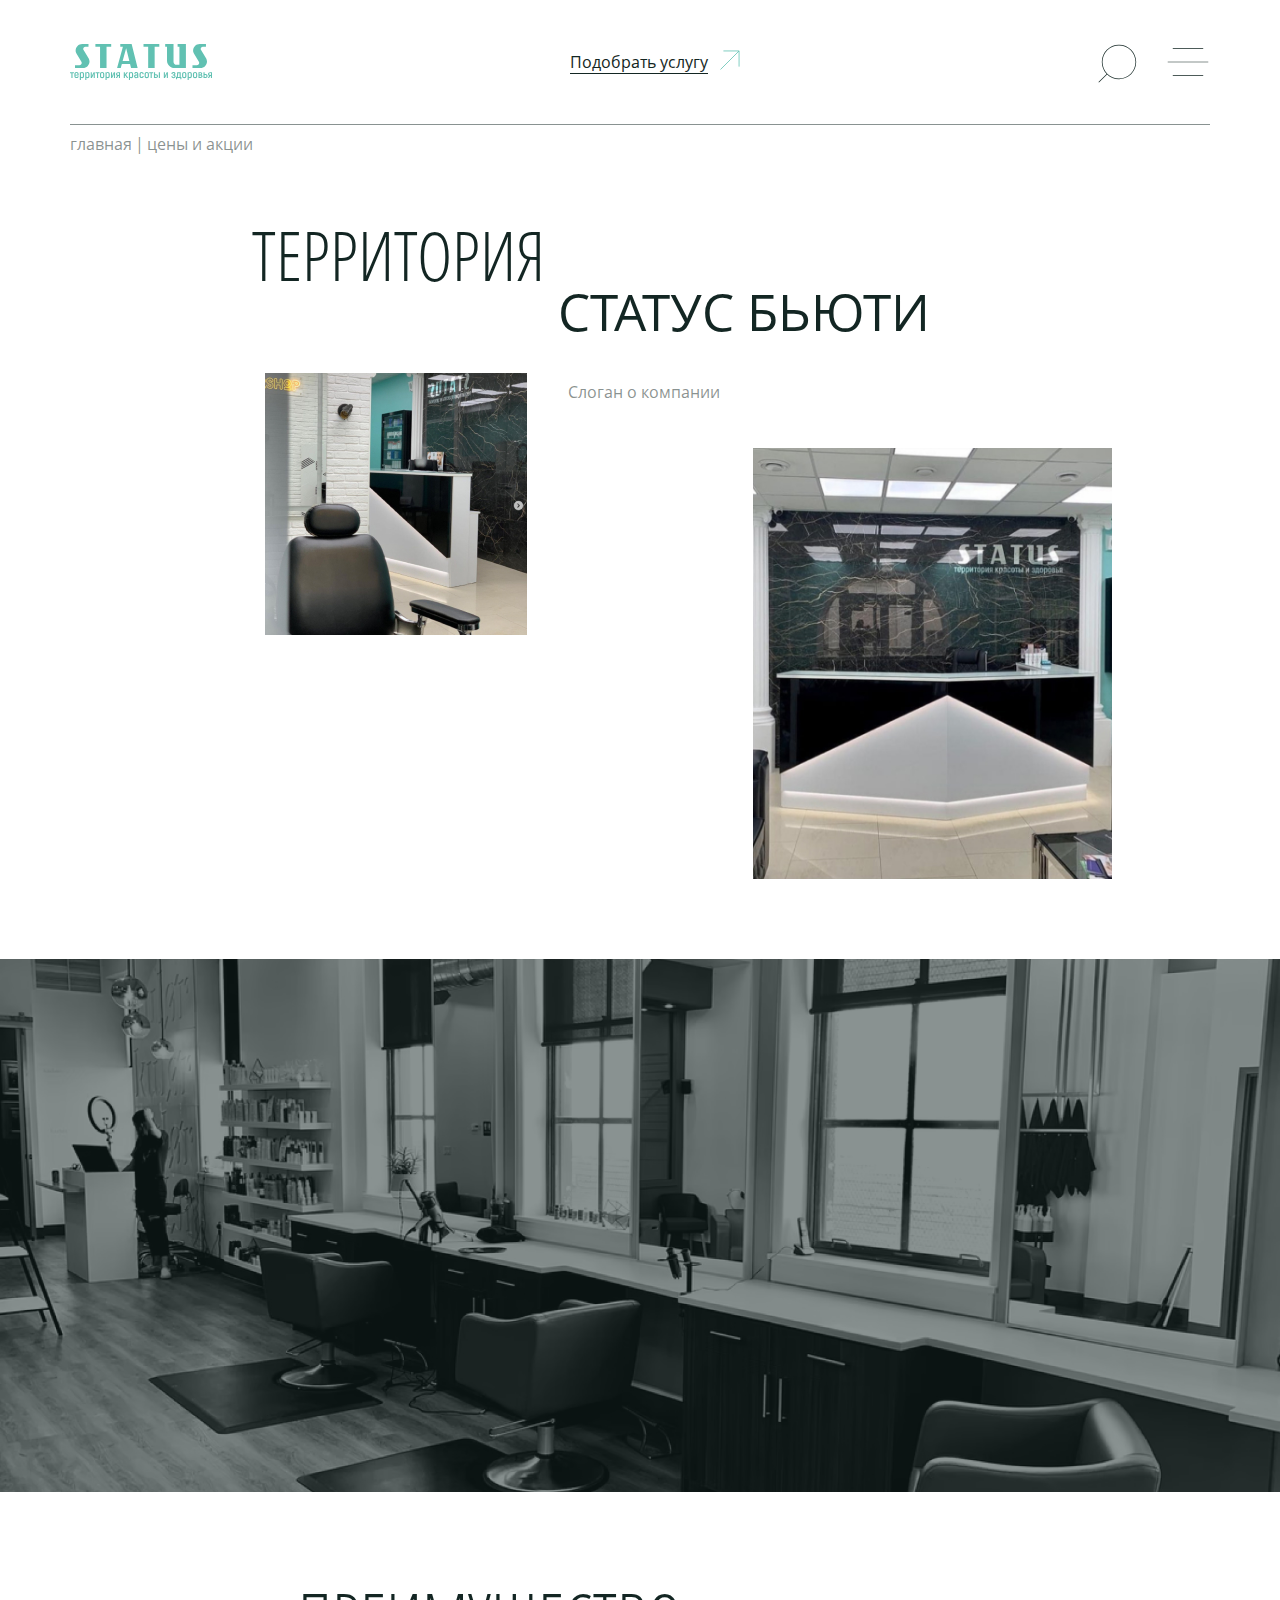
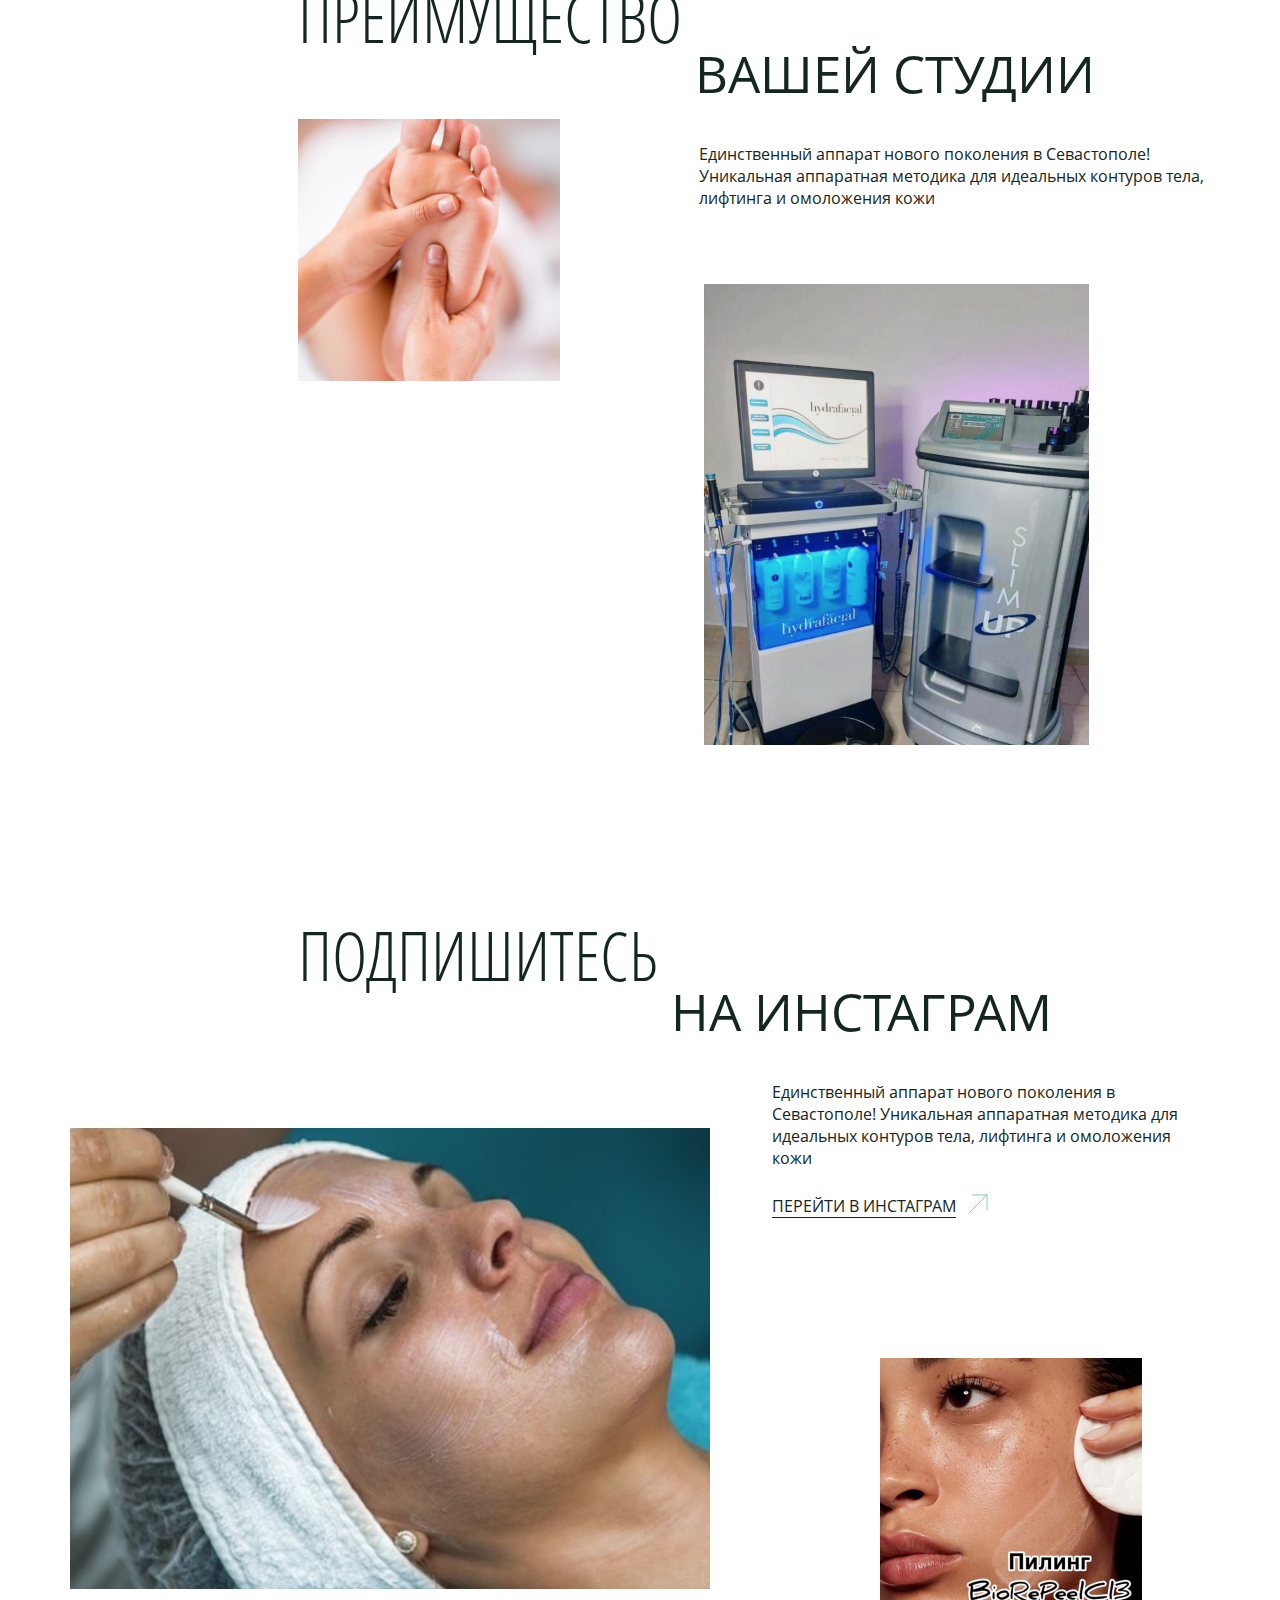
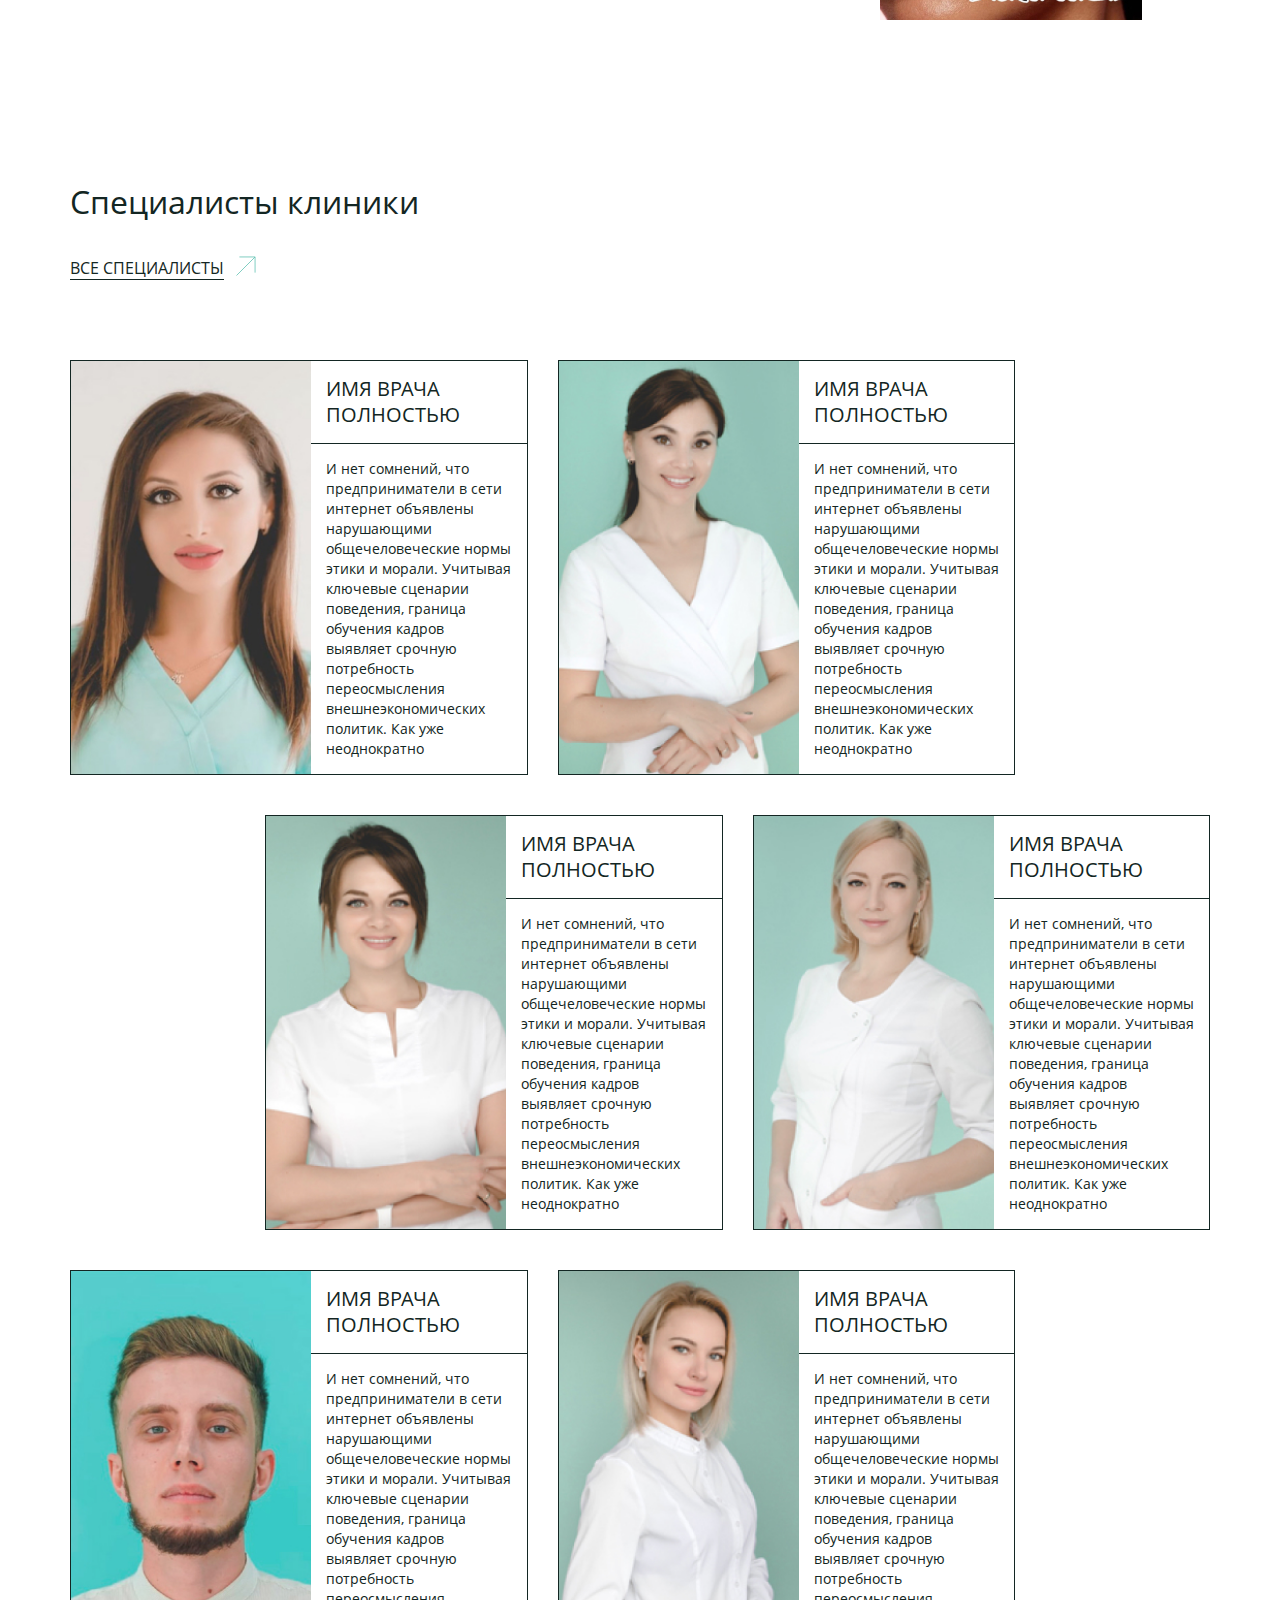
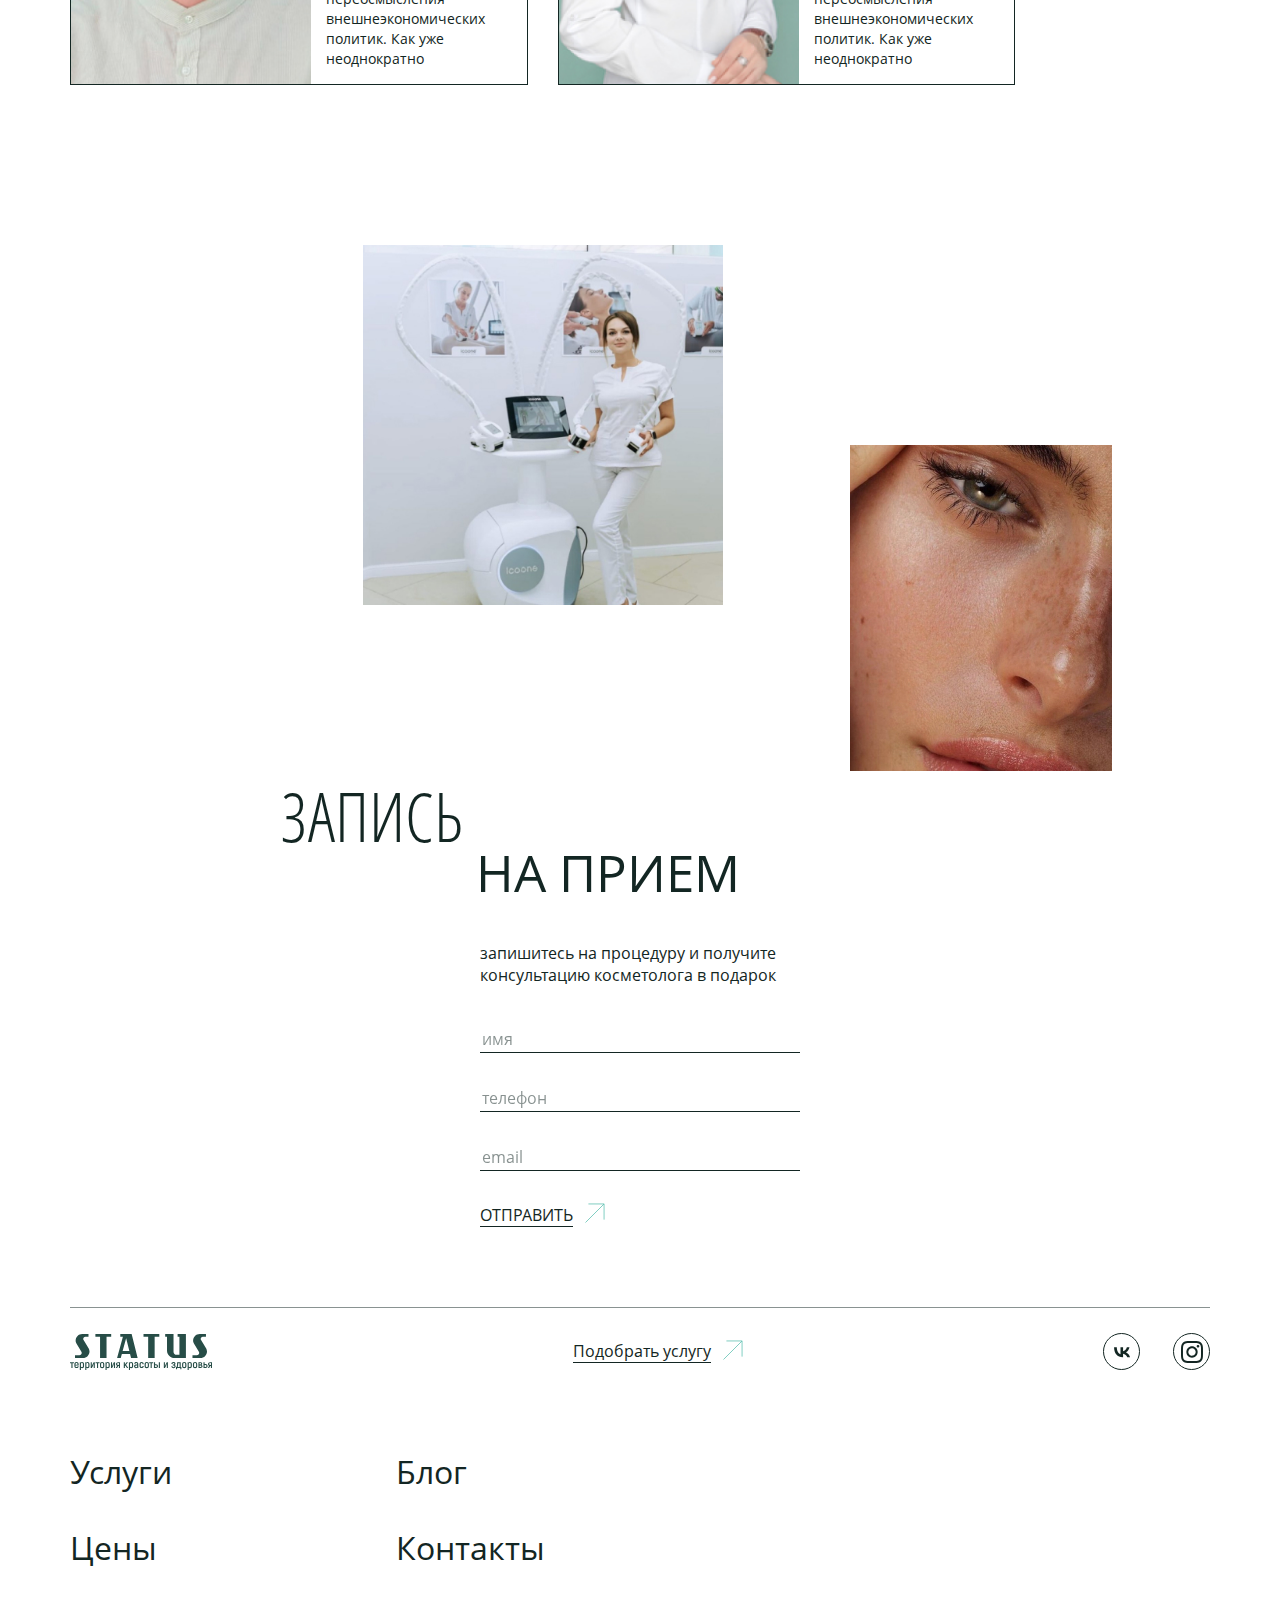
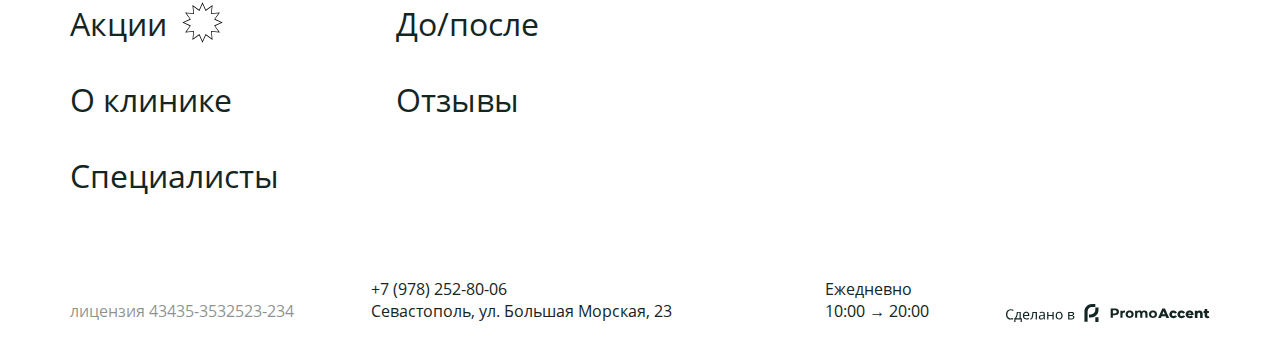
<file: about.html>
<!DOCTYPE html>
<!--[if lt IE 7]><html lang="ru" class="lt-ie9 lt-ie8 lt-ie7"><![endif]-->
<!--[if IE 7]><html lang="ru" class="lt-ie9 lt-ie8"><![endif]-->
<!--[if IE 8]><html lang="ru" class="lt-ie9"><![endif]-->
<!--[if gt IE 8]><!-->
<html lang="ru">
<!--<![endif]-->
<head>
	<meta charset="utf-8" />
	<title>Заголовок</title>
	<meta name="description" content="" />
	<meta http-equiv="X-UA-Compatible" content="IE=edge" />
	<meta name="viewport" content="width=device-width, initial-scale=1.0" />
	<meta name="format-detection" content="telephone=no" />
	<link rel="shortcut icon" href="favicon.png" />
	<link rel="stylesheet" href="libs/bootstrap/bootstrap-grid.css" />
	<link rel="stylesheet" href="libs/fontawesome-free-5.12.0-web/css/all.min.css" />
	<link rel="stylesheet" href="libs/fancybox/jquery.fancybox.css" />
	<link rel="stylesheet" href="libs/slick-1.5.9/slick/slick.css" />
	<link rel="stylesheet" href="libs/slick-1.5.9/slick/slick-theme.css" />
	<link rel="stylesheet" href="libs/ba-slider/ba-slider.css" />
	<link rel="stylesheet" href="css/fonts.css" />
	<link rel="stylesheet" href="css/main.css?ver=1.6" />
	<link rel="stylesheet" href="css/media.css?ver=1.6" />
</head> 
<body>
 
	<div class="wrapper">
 
		<header class="header default">
			<div class="container">
				<div class="header__wrap">
					<a href="#" class="logo">
						<img src="img/logo.svg" alt="alt">
					</a>
					<a href="#" class="link-page"><span>Подобрать услугу</span><img src="img/arrow.svg" alt="alt"></a>
					<div class="header__right">
						<div class="btn-search"><img src="img/search.svg" alt="alt"></div>
						<div class="btn-menu"><img src="img/menu.svg" alt="alt"></div>
					</div>
					<div class="main-menu">
						<div class="main-menu__top">
							<a href="#" class="link-page"><span>Запись на прием</span><img src="img/arrow.svg" alt="alt"></a>
						</div>
						<ul class="menu">
							<li><a href="#">Услуги</a></li>
							<li><a href="#">Цены</a></li>
							<li><a href="#" class="menu__action">Акции</a></li>
							<li><a href="#">О клинике</a></li>
							<li><a href="#">Специалисты</a></li>
							<li><a href="#">Блог</a></li>
							<li><a href="#">Контакты</a></li>
							<li><a href="#">До/после</a></li>
							<li><a href="#">Отзывы</a></li>
						</ul>
						<div class="main-menu__bottom">
							<p><a href="tel:+79782528006">+7 (978) 252-80-06</a>  <br>г. Севастополь, <br>ул. Большая Морская, 23</p>
							<p>Ежедневно <br>10:00 → 20:00</p>
							<ul class="list-social">
								<li><a href="#"><img src="img/ic_vk.svg" alt="alt"></a></li>
								<li><a href="#"><img src="img/ic_insta.svg" alt="alt"></a></li>
							</ul>
						</div>
					</div>
				</div>
			</div>
			<div class="search-popup">
				<div class="container">
					<div class="search-popup__wrap">
						<form>
							<div class="item-form">
								<input type="text" placeholder="Поиск по сайту" required="required">
							</div>
							<button class="btn-simple">Искать</button>
						</form>
						<div class="btn-close"></div>
					</div>
				</div>
			</div>
		</header>

		<div class="breadcrumbs-wrap">
			<div class="container">
				<ul class="breadcrumbs">
					<li><a href="#">главная</a></li>
					<li>цены и акции</a></li>
				</ul>
			</div>
		</div>

		<section class="about">
			<div class="container">
				<div class="title-special">Территория <span>Статус бьюти</span></div>
				<div class="descr-special">Слоган о компании</div>
				<div class="row">
					<div class="col-lg-4 offset-lg-2 col-md-6 col-7">
						<div class="image-consultation image-consultation_about">
							<img src="img/about1.jpg" alt="alt">
						</div>
					</div>
					<div class="col-lg-4 offset-lg-1 col-md-6 col-5">
						<div class="image-consultation image-consultation_about2">
							<img src="img/about2.jpg" alt="alt">
						</div>
					</div>
				</div>
			</div>
		</section>

		<a href="https://www.youtube.com/embed/E8d_JvMpoY4" class="video-main fancybox fancybox.iframe">
			<img src="img/video.jpg" alt="alt">
		</a>

		<section class="advantages section-main">
			<div class="container">
				<div class="advantages__content">
					<h2 class="title-special">Преимущество <span>Вашей студии</span></h2>
					<div class="descr-advantages">Единственный аппарат нового поколения в Севастополе! Уникальная аппаратная методика для идеальных контуров тела, лифтинга и омоложения кожи</div>
					<div class="row">
						<div class="col-lg-6 col-6">
							<div class="image-advantage image-advantage_1">
								<img src="img/img_avd1.jpg" alt="alr">
							</div>
						</div>
						<div class="col-lg-6 col-6 col_pl">
							<div class="image-advantage image-advantage_2">
								<img src="img/img_avd2.jpg" alt="alr">
							</div>
						</div>
					</div>
				</div>
			</div>
		</section>

		<section class="instagram-section section-main">
			<div class="container">
				<div class="advantages__content">
					<h2 class="title-special">Подпишитесь <span>На инстаграм</span></h2>
					<div class="descr-advantages">
						<p>Единственный аппарат нового поколения в Севастополе! Уникальная аппаратная методика для идеальных контуров тела, лифтинга и омоложения кожи </p>
						<a href="#" class="link-page"><span>перейти в инстаграм</span><img src="img/arrow.svg" alt="alt"></a>
					</div>
				</div>
				<div class="row">
					<div class="col-8">
						<div class="image-consultation image-consultation_insta1">
							<img src="img/img_insta1.jpg" alt="alt">
						</div>
					</div>
					<div class="col-4">
						<div class="image-consultation image-consultation_insta2">
							<img src="img/img_insta2.jpg" alt="alt">
						</div>
					</div>
				</div>
			</div>
		</section>

		<section class="team section-main">
			<div class="container">
				<h2 class="title-section">Специалисты клиники</h2>
				<a href="#" class="link-page"><span>Все специалисты</span><img src="img/arrow.svg" alt="alt"></a>
				<div class="row row_team">
					<div class="col-xl-5 col-lg-6">
						<div class="item-team">
							<div class="item-team__image">
								<img src="img/team1.jpg" alt="alt">
							</div>
							<div class="item-team__content">
								<a href="#" class="title-middle">Имя Врача полностью</a>
								<p>И нет сомнений, что предприниматели в сети интернет объявлены нарушающими общечеловеческие нормы этики и морали. Учитывая ключевые сценарии поведения, граница обучения кадров выявляет срочную потребность переосмысления внешнеэкономических политик. Как уже неоднократно </p>
							</div>
						</div>
					</div>
					<div class="col-xl-5 col-lg-6">
						<div class="item-team">
							<div class="item-team__image">
								<img src="img/team2.jpg" alt="alt">
							</div>
							<div class="item-team__content">
								<a href="#" class="title-middle">Имя Врача полностью</a>
								<p>И нет сомнений, что предприниматели в сети интернет объявлены нарушающими общечеловеческие нормы этики и морали. Учитывая ключевые сценарии поведения, граница обучения кадров выявляет срочную потребность переосмысления внешнеэкономических политик. Как уже неоднократно </p>
							</div>
						</div>
					</div>
					<div class="col-xl-5 offset-xl-2 col-lg-6">
						<div class="item-team">
							<div class="item-team__image">
								<img src="img/team3.jpg" alt="alt">
							</div>
							<div class="item-team__content">
								<a href="#" class="title-middle">Имя Врача полностью</a>
								<p>И нет сомнений, что предприниматели в сети интернет объявлены нарушающими общечеловеческие нормы этики и морали. Учитывая ключевые сценарии поведения, граница обучения кадров выявляет срочную потребность переосмысления внешнеэкономических политик. Как уже неоднократно </p>
							</div>
						</div>
					</div>
					<div class="col-xl-5 col-lg-6">
						<div class="item-team">
							<div class="item-team__image">
								<img src="img/team4.jpg" alt="alt">
							</div>
							<div class="item-team__content">
								<a href="#" class="title-middle">Имя Врача полностью</a>
								<p>И нет сомнений, что предприниматели в сети интернет объявлены нарушающими общечеловеческие нормы этики и морали. Учитывая ключевые сценарии поведения, граница обучения кадров выявляет срочную потребность переосмысления внешнеэкономических политик. Как уже неоднократно </p>
							</div>
						</div>
					</div>
					<div class="col-xl-5 col-lg-6">
						<div class="item-team">
							<div class="item-team__image">
								<img src="img/team5.jpg" alt="alt">
							</div>
							<div class="item-team__content">
								<a href="#" class="title-middle">Имя Врача полностью</a>
								<p>И нет сомнений, что предприниматели в сети интернет объявлены нарушающими общечеловеческие нормы этики и морали. Учитывая ключевые сценарии поведения, граница обучения кадров выявляет срочную потребность переосмысления внешнеэкономических политик. Как уже неоднократно </p>
							</div>
						</div>
					</div>
					<div class="col-xl-5 col-lg-6">
						<div class="item-team">
							<div class="item-team__image">
								<img src="img/team6.jpg" alt="alt">
							</div>
							<div class="item-team__content">
								<a href="#" class="title-middle">Имя Врача полностью</a>
								<p>И нет сомнений, что предприниматели в сети интернет объявлены нарушающими общечеловеческие нормы этики и морали. Учитывая ключевые сценарии поведения, граница обучения кадров выявляет срочную потребность переосмысления внешнеэкономических политик. Как уже неоднократно </p>
							</div>
						</div>
					</div>
				</div>
			</div>
		</section> 

		<section class="consultation section-main">
			<div class="container">
				<div class="row">
					<div class="col-xl-4 offset-xl-3 col-lg-5 offset-lg-2 col-md-5 offset-md-1 col-7">
						<div class="image-consultation">
							<img src="img/consultation1.jpg" alt="alt">
						</div>
					</div>
					<div class="col-lg-3 offset-lg-1 col-md-4 offset-md-1 col-5">
						<div class="image-consultation image-consultation_2">
							<img src="img/consultation2.jpg" alt="alt">
						</div>
					</div>
				</div>
				<div class="title-special">Запись <span>на прием</span></div>
				<div class="form-main">
					<div class="descr-form">запишитесь на процедуру и получите консультацию косметолога в подарок</div>
					<form>
						<div class="item-form">
							<input type="text" placeholder="имя" required="required">
						</div>
						<div class="item-form">
							<input type="text" placeholder="телефон" class="input-phone" required="required">
						</div>
						<div class="item-form">
							<input type="email" placeholder="email" required="required">
						</div>
						<button class="link-page"><span>отправить</span><img src="img/arrow.svg" alt="alt"></button>
					</form>
				</div>
			</div>
		</section>

		<footer class="footer">
			<div class="container">
				<div class="footer-top">
					<a href="#" class="logo">
						<img src="img/logo.svg" alt="alt">
					</a>
					<a href="#" class="link-page"><span>Подобрать услугу</span><img src="img/arrow.svg" alt="alt"></a>
					<ul class="list-social">
						<li><a href="#"><img src="img/ic_vk.svg" alt="alt"></a></li>
						<li><a href="#"><img src="img/ic_insta.svg" alt="alt"></a></li>
					</ul>
				</div>
				<ul class="menu">
					<li><a href="#">Услуги</a></li>
					<li><a href="#">Цены</a></li>
					<li><a href="#" class="menu__action">Акции</a></li>
					<li><a href="#">О клинике</a></li>
					<li><a href="#">Специалисты</a></li>
					<li><a href="#">Блог</a></li>
					<li><a href="#">Контакты</a></li>
					<li><a href="#">До/после</a></li>
					<li><a href="#">Отзывы</a></li>
				</ul>
				<div class="footer-bottom">
					<div class="footer-license">лицензия 43435-3532523-234</div>
					<div class="footer-contact"><a href="tel:+79782528006">+7 (978) 252-80-06</a> <br>Севастополь, ул. Большая Морская, 23</div>
					<div class="footer-time">Ежедневно <br>10:00 → 20:00</div>
					<a href="#" class="copyright"><img src="img/copyright.svg" alt="alt"></a>
				</div>
			</div>
		</footer>
		
	</div>

	<!--[if lt IE 9]>
	<script src="libs/html5shiv/es5-shim.min.js"></script>
	<script src="libs/html5shiv/html5shiv.min.js"></script>
	<script src="libs/html5shiv/html5shiv-printshiv.min.js"></script>
	<script src="libs/respond/respond.min.js"></script>
<![endif]-->
<script src="libs/jquery/jquery-1.11.1.min.js"></script>
<script src="libs/jquery-mousewheel/jquery.mousewheel.min.js"></script>
<script src="libs/fancybox/jquery.fancybox.pack.js"></script>
<script src="libs/ba-slider/before-after.min.js"></script>
<script src="libs/slick-1.5.9/slick/slick.min.js"></script>
<script src="libs/scroll2id/PageScroll2id.min.js"></script>
<script src="libs/mask/jquery.maskedinput.js"></script>
<script src="libs/jQueryFormStyler-master/jquery.formstyler.min.js"></script>
<script src="js/common.js?ver=1.6"></script>
<!-- Yandex.Metrika counter --><!-- /Yandex.Metrika counter -->
<!-- Google Analytics counter --><!-- /Google Analytics counter -->
</body>
</html>
</file>
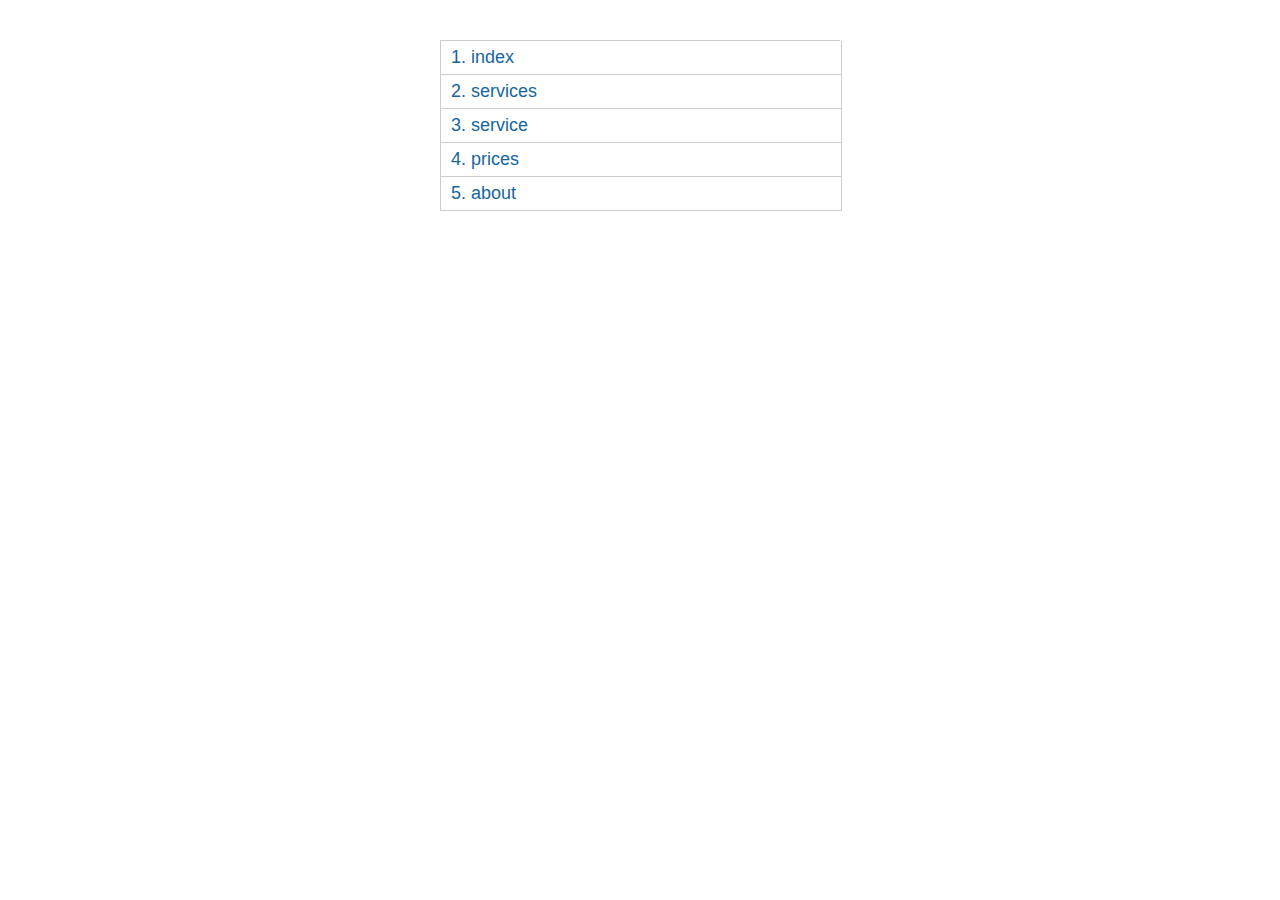
<file: map.html>
<!DOCTYPE html>
<!--[if lt IE 7]><html lang="ru" class="lt-ie9 lt-ie8 lt-ie7"><![endif]-->
<!--[if IE 7]><html lang="ru" class="lt-ie9 lt-ie8"><![endif]-->
<!--[if IE 8]><html lang="ru" class="lt-ie9"><![endif]-->
<!--[if gt IE 8]><!-->
<html lang="ru">
<!--<![endif]-->
<head>
	<meta charset="utf-8" />
	<title>Заголовок</title>
	<meta name="description" content="" />
	<meta http-equiv="X-UA-Compatible" content="IE=edge" />
	<meta name="viewport" content="width=device-width, initial-scale=1.0" />
</head>
<body>

	<div class="wrapper">
		<div class="count_pages">
			<ul> 
				<li><a href="index.html" target="_blanck">index</a></li>
				<li><a href="services.html" target="_blanck">services</a></li>
				<li><a href="service.html" target="_blanck">service</a></li>
				<li><a href="prices.html" target="_blanck">prices</a></li>
				<li><a href="about.html" target="_blanck">about</a></li>
			</ul> 
		</div> 
	</div>   
     
	<style>
		.count_pages a:before {
			counter-increment: list1;
			content: counter(list1) ". ";
		}
		.count_pages li {
			list-style: none;
			margin-bottom: 0px;
			border: 1px solid #ccc;
			border-top: none;
			width: 100%;
		}
		.count_pages {
			margin: 0;
			width: 400px;
			margin: auto;
			font-family: sans-serif;
			margin-top: 40px;
			max-width: 100%;
			border-top: 1px solid #ccc;
			counter-reset: list1;
			margin-bottom: 40px;
		}
		.count_pages ul {
			margin: 0;
			padding: 0;
		}
		.count_pages a {
			font-size: 18px;
			color: #15669F;
			text-decoration: none;
			display: block;
			padding: 6px 10px;
		}
	</style>
</body>
</html>
</file>
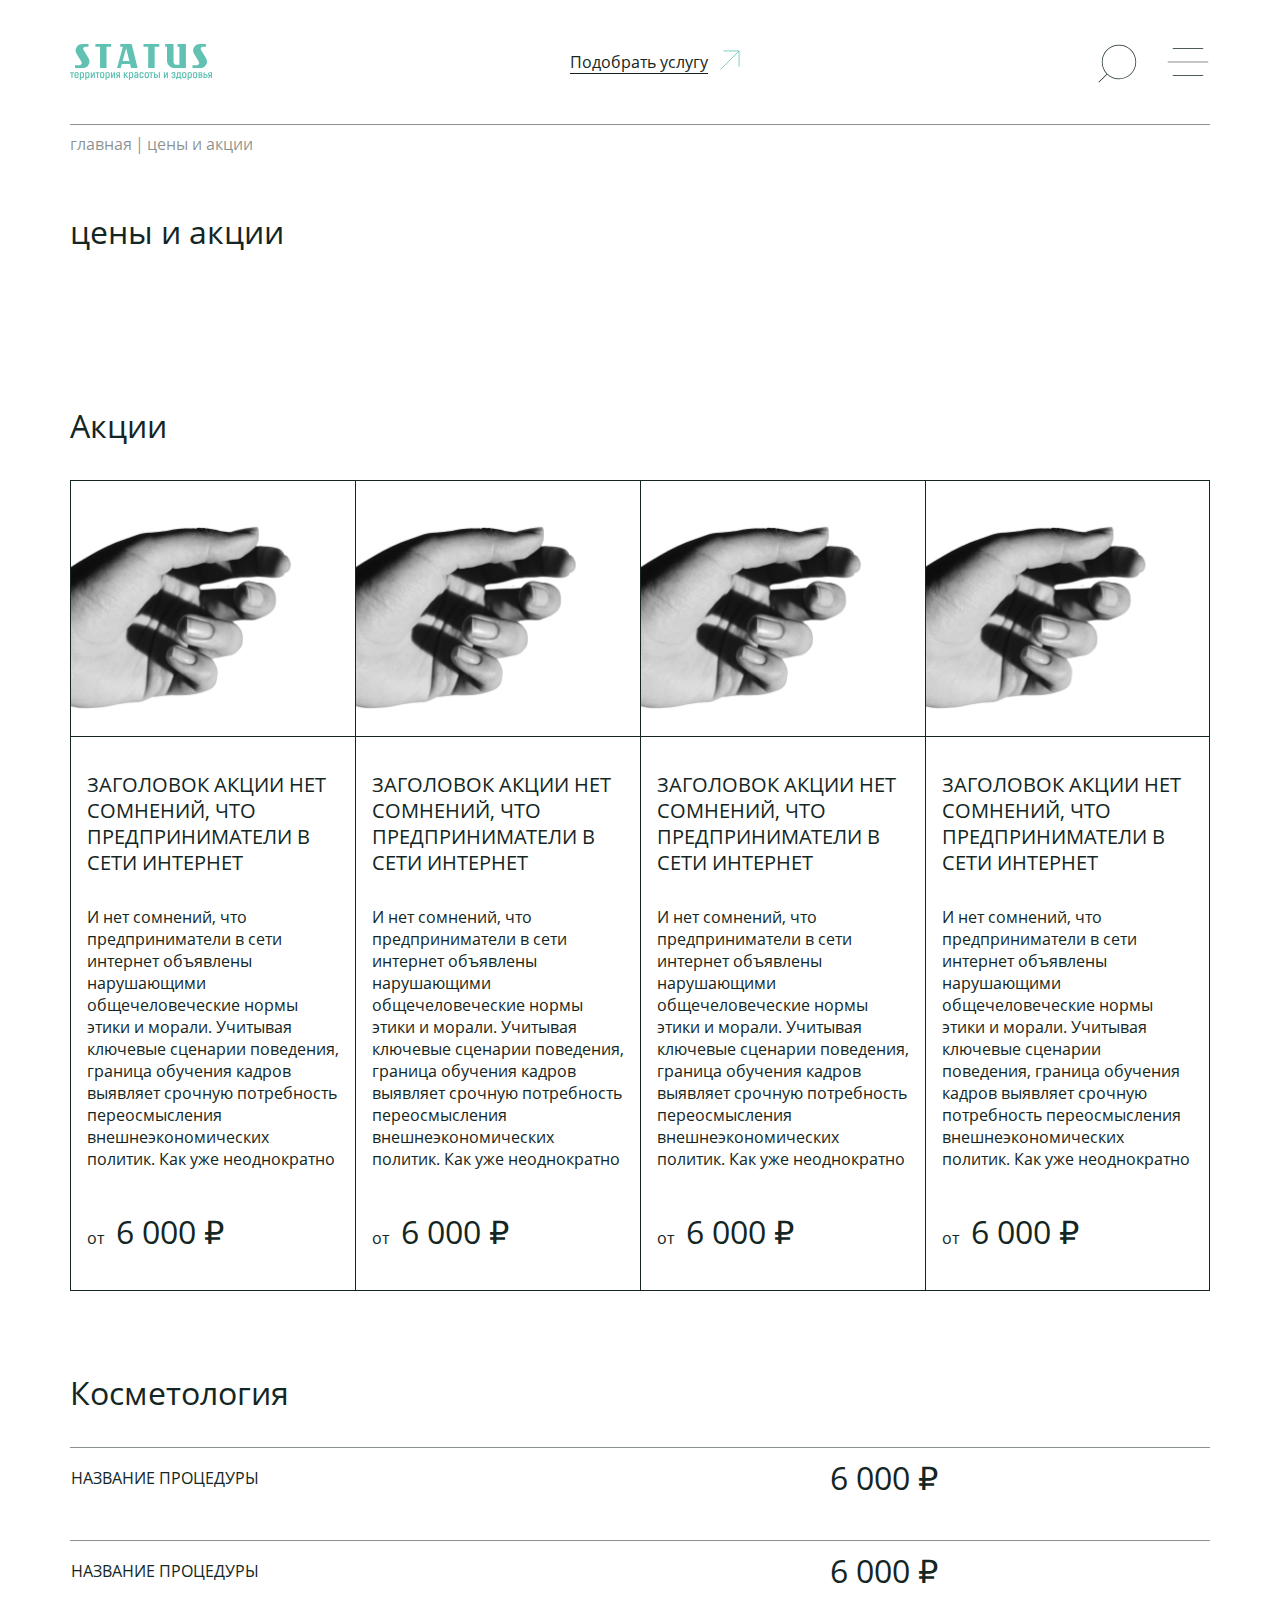
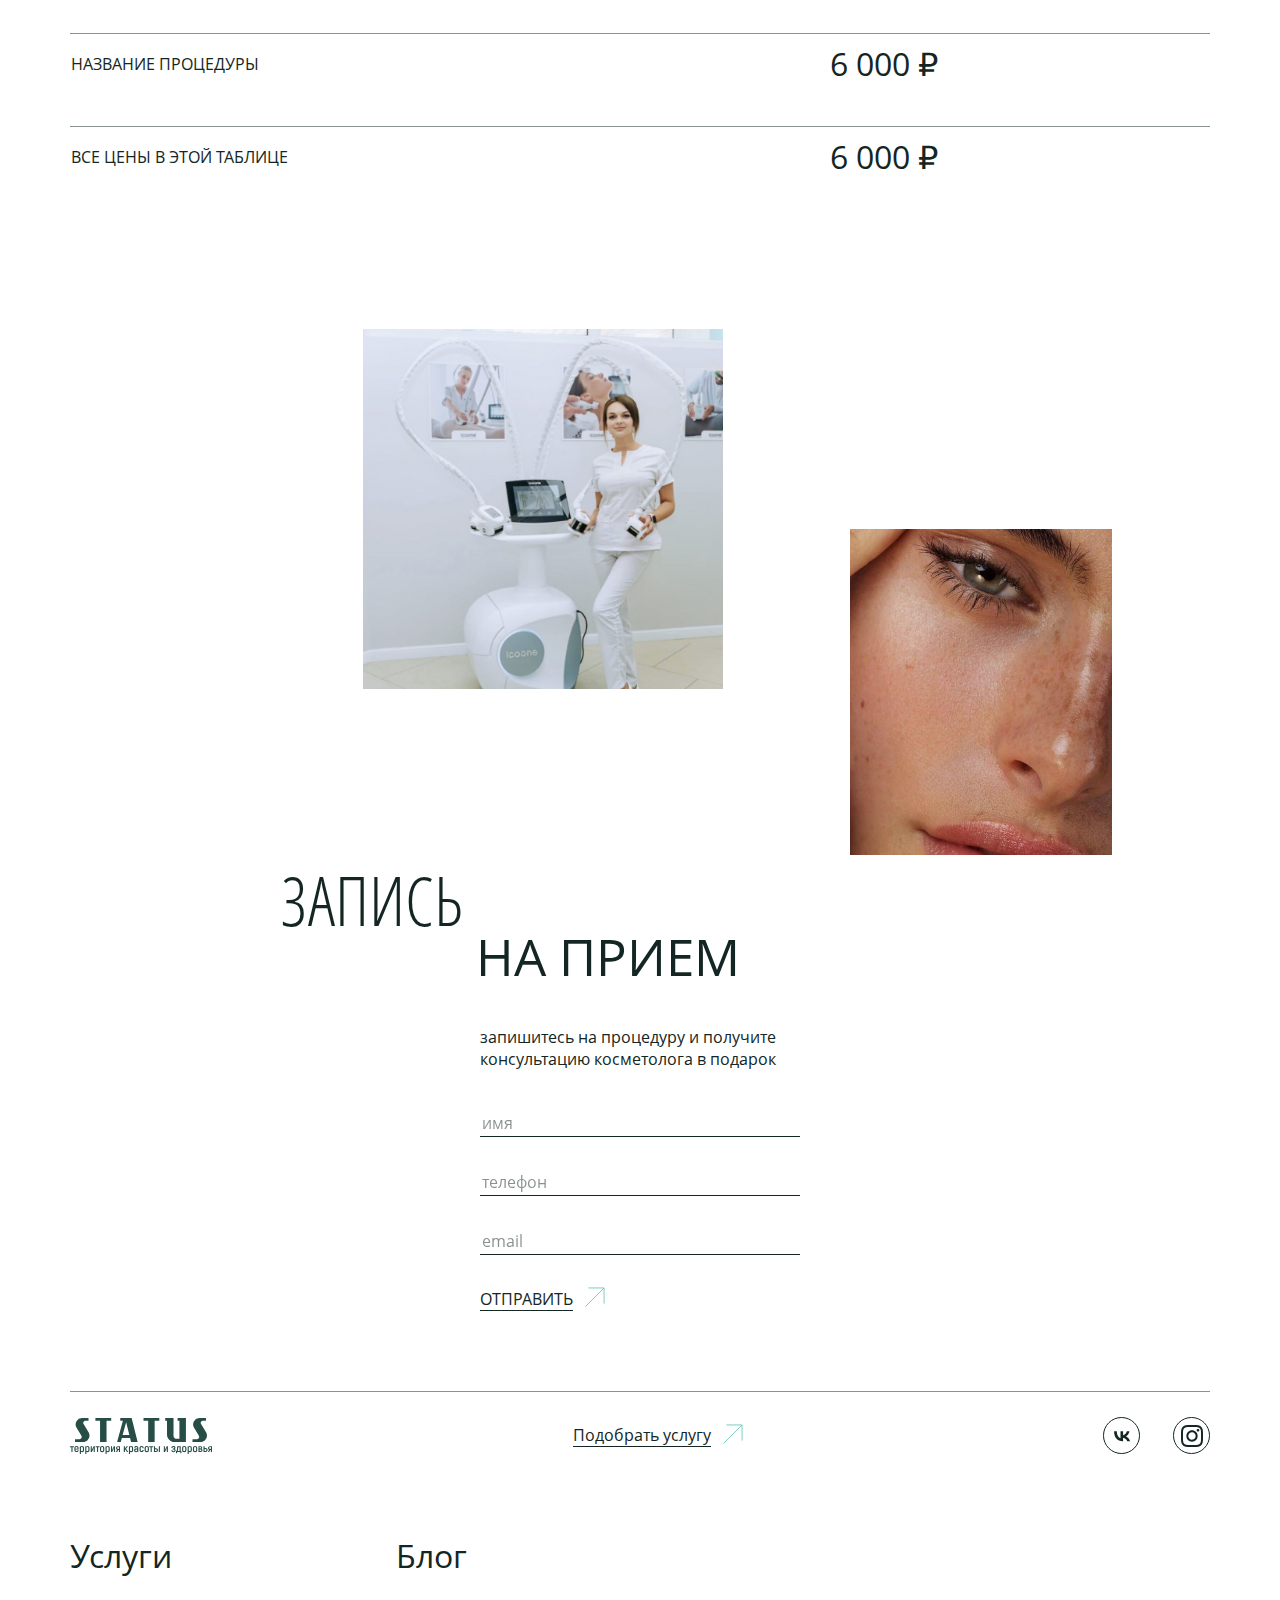
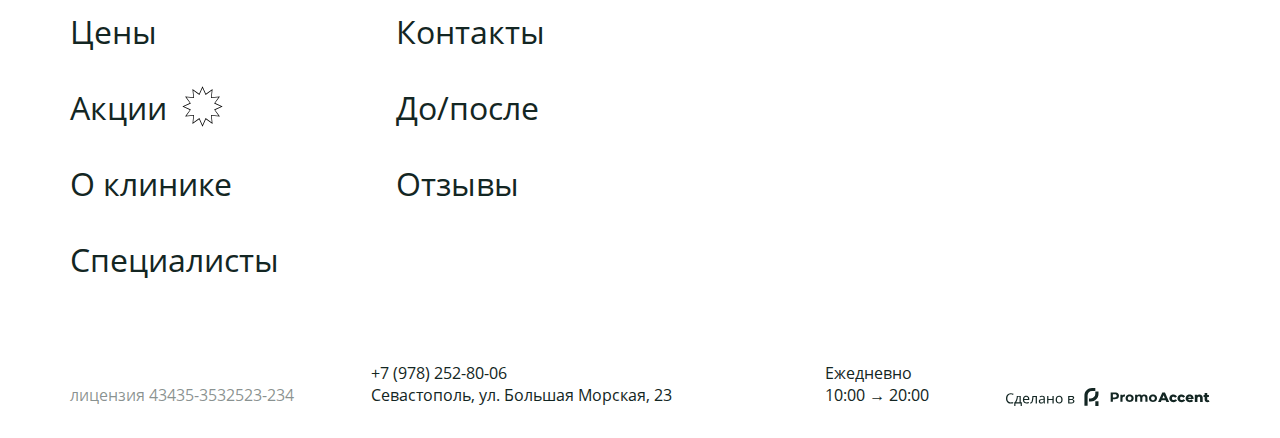
<file: prices.html>
<!DOCTYPE html>
<!--[if lt IE 7]><html lang="ru" class="lt-ie9 lt-ie8 lt-ie7"><![endif]-->
<!--[if IE 7]><html lang="ru" class="lt-ie9 lt-ie8"><![endif]-->
<!--[if IE 8]><html lang="ru" class="lt-ie9"><![endif]-->
<!--[if gt IE 8]><!-->
<html lang="ru">
<!--<![endif]-->
<head>
	<meta charset="utf-8" />
	<title>Заголовок</title>
	<meta name="description" content="" />
	<meta http-equiv="X-UA-Compatible" content="IE=edge" />
	<meta name="viewport" content="width=device-width, initial-scale=1.0" />
	<meta name="format-detection" content="telephone=no" />
	<link rel="shortcut icon" href="favicon.png" />
	<link rel="stylesheet" href="libs/bootstrap/bootstrap-grid.css" />
	<link rel="stylesheet" href="libs/fontawesome-free-5.12.0-web/css/all.min.css" />
	<link rel="stylesheet" href="libs/fancybox/jquery.fancybox.css" />
	<link rel="stylesheet" href="libs/slick-1.5.9/slick/slick.css" />
	<link rel="stylesheet" href="libs/slick-1.5.9/slick/slick-theme.css" />
	<link rel="stylesheet" href="libs/ba-slider/ba-slider.css" />
	<link rel="stylesheet" href="css/fonts.css" />
	<link rel="stylesheet" href="css/main.css?ver=1.6" />
	<link rel="stylesheet" href="css/media.css?ver=1.6" />
</head>
<body>
  
	<div class="wrapper">
 
		<header class="header default">
			<div class="container">
				<div class="header__wrap">
					<a href="#" class="logo"> 
						<img src="img/logo.svg" alt="alt">
					</a>
					<a href="#" class="link-page"><span>Подобрать услугу</span><img src="img/arrow.svg" alt="alt"></a>
					<div class="header__right">
						<div class="btn-search"><img src="img/search.svg" alt="alt"></div>
						<div class="btn-menu"><img src="img/menu.svg" alt="alt"></div>
					</div>
					<div class="main-menu">
						<div class="main-menu__top">
							<a href="#" class="link-page"><span>Запись на прием</span><img src="img/arrow.svg" alt="alt"></a>
						</div>
						<ul class="menu">
							<li><a href="#">Услуги</a></li>
							<li><a href="#">Цены</a></li>
							<li><a href="#" class="menu__action">Акции</a></li>
							<li><a href="#">О клинике</a></li>
							<li><a href="#">Специалисты</a></li>
							<li><a href="#">Блог</a></li>
							<li><a href="#">Контакты</a></li>
							<li><a href="#">До/после</a></li>
							<li><a href="#">Отзывы</a></li>
						</ul>
						<div class="main-menu__bottom">
							<p><a href="tel:+79782528006">+7 (978) 252-80-06</a>  <br>г. Севастополь, <br>ул. Большая Морская, 23</p>
							<p>Ежедневно <br>10:00 → 20:00</p>
							<ul class="list-social">
								<li><a href="#"><img src="img/ic_vk.svg" alt="alt"></a></li>
								<li><a href="#"><img src="img/ic_insta.svg" alt="alt"></a></li>
							</ul>
						</div>
					</div>
				</div>
			</div>
			<div class="search-popup">
				<div class="container">
					<div class="search-popup__wrap">
						<form>
							<div class="item-form">
								<input type="text" placeholder="Поиск по сайту" required="required">
							</div>
							<button class="btn-simple">Искать</button>
						</form>
						<div class="btn-close"></div>
					</div>
				</div>
			</div>
		</header>

		<div class="breadcrumbs-wrap">
			<div class="container">
				<ul class="breadcrumbs">
					<li><a href="#">главная</a></li>
					<li>цены и акции</a></li>
				</ul>
			</div>
		</div>

		<section class="prices">
			<div class="container">
				<h2 class="title-section title-section_prices">цены и акции</h2>
				<h2 class="title-section">Акции</h2>
				<div class="row row_news">
					<div class="col-lg-3 col-md-6">
						<div class="item-news item-news_page">
							<a href="#" class="item-news__image">
								<img src="img/news1.jpg" alt="alt">
							</a>
							<a href="#" class="title-middle">заголовок акции нет сомнений, что предприниматели в сети интернет </a>
							<p>И нет сомнений, что предприниматели в сети интернет объявлены нарушающими общечеловеческие нормы этики и морали. Учитывая ключевые сценарии поведения, граница обучения кадров выявляет срочную потребность переосмысления внешнеэкономических политик. Как уже неоднократно </p>
							<div class="price-value">от <span>6 000 ₽</span></div>
						</div>
					</div>
					<div class="col-lg-3 col-md-6">
						<div class="item-news item-news_page">
							<a href="#" class="item-news__image">
								<img src="img/news1.jpg" alt="alt">
							</a>
							<a href="#" class="title-middle">заголовок акции нет сомнений, что предприниматели в сети интернет </a>
							<p>И нет сомнений, что предприниматели в сети интернет объявлены нарушающими общечеловеческие нормы этики и морали. Учитывая ключевые сценарии поведения, граница обучения кадров выявляет срочную потребность переосмысления внешнеэкономических политик. Как уже неоднократно </p>
							<div class="price-value">от <span>6 000 ₽</span></div>
						</div>
					</div>
					<div class="col-lg-3 col-md-6">
						<div class="item-news item-news_page">
							<a href="#" class="item-news__image">
								<img src="img/news1.jpg" alt="alt">
							</a>
							<a href="#" class="title-middle">заголовок акции нет сомнений, что предприниматели в сети интернет </a>
							<p>И нет сомнений, что предприниматели в сети интернет объявлены нарушающими общечеловеческие нормы этики и морали. Учитывая ключевые сценарии поведения, граница обучения кадров выявляет срочную потребность переосмысления внешнеэкономических политик. Как уже неоднократно </p>
							<div class="price-value">от <span>6 000 ₽</span></div>
						</div>
					</div>
					<div class="col-lg-3 col-md-6">
						<div class="item-news item-news_page">
							<a href="#" class="item-news__image">
								<img src="img/news1.jpg" alt="alt">
							</a>
							<a href="#" class="title-middle">заголовок акции нет сомнений, что предприниматели в сети интернет </a>
							<p>И нет сомнений, что предприниматели в сети интернет объявлены нарушающими общечеловеческие нормы этики и морали. Учитывая ключевые сценарии поведения, граница обучения кадров выявляет срочную потребность переосмысления внешнеэкономических политик. Как уже неоднократно </p>
							<div class="price-value">от <span>6 000 ₽</span></div>
						</div>
					</div>
				</div>
				<div class="title-section title-section_main">Косметология</div>
				<div class="table-price">
					<table>
						<tr>
							<td>Название процедуры</td>
							<td>6 000 ₽</td>
						</tr>
						<tr>
							<td>Название процедуры</td>
							<td>6 000 ₽</td>
						</tr>
						<tr>
							<td>Название процедуры</td>
							<td>6 000 ₽</td>
						</tr>
						<tr>
							<td>все цены в этой таблице</td>
							<td>6 000 ₽</td>
						</tr>
					</table>
				</div>
			</div>
		</section>

		<section class="consultation section-main">
			<div class="container">
				<div class="row">
					<div class="col-xl-4 offset-xl-3 col-lg-5 offset-lg-2 col-md-5 offset-md-1 col-7">
						<div class="image-consultation">
							<img src="img/consultation1.jpg" alt="alt">
						</div>
					</div>
					<div class="col-lg-3 offset-lg-1 col-md-4 offset-md-1 col-5">
						<div class="image-consultation image-consultation_2">
							<img src="img/consultation2.jpg" alt="alt">
						</div>
					</div>
				</div>
				<div class="title-special">Запись <span>на прием</span></div>
				<div class="form-main">
					<div class="descr-form">запишитесь на процедуру и получите консультацию косметолога в подарок</div>
					<form>
						<div class="item-form">
							<input type="text" placeholder="имя" required="required">
						</div>
						<div class="item-form">
							<input type="text" placeholder="телефон" class="input-phone" required="required">
						</div>
						<div class="item-form">
							<input type="email" placeholder="email" required="required">
						</div>
						<button class="link-page"><span>отправить</span><img src="img/arrow.svg" alt="alt"></button>
					</form>
				</div>
			</div>
		</section>

		<footer class="footer">
			<div class="container">
				<div class="footer-top">
					<a href="#" class="logo">
						<img src="img/logo.svg" alt="alt">
					</a>
					<a href="#" class="link-page"><span>Подобрать услугу</span><img src="img/arrow.svg" alt="alt"></a>
					<ul class="list-social">
						<li><a href="#"><img src="img/ic_vk.svg" alt="alt"></a></li>
						<li><a href="#"><img src="img/ic_insta.svg" alt="alt"></a></li>
					</ul>
				</div>
				<ul class="menu">
					<li><a href="#">Услуги</a></li>
					<li><a href="#">Цены</a></li>
					<li><a href="#" class="menu__action">Акции</a></li>
					<li><a href="#">О клинике</a></li>
					<li><a href="#">Специалисты</a></li>
					<li><a href="#">Блог</a></li>
					<li><a href="#">Контакты</a></li>
					<li><a href="#">До/после</a></li>
					<li><a href="#">Отзывы</a></li>
				</ul>
				<div class="footer-bottom">
					<div class="footer-license">лицензия 43435-3532523-234</div>
					<div class="footer-contact"><a href="tel:+79782528006">+7 (978) 252-80-06</a> <br>Севастополь, ул. Большая Морская, 23</div>
					<div class="footer-time">Ежедневно <br>10:00 → 20:00</div>
					<a href="#" class="copyright"><img src="img/copyright.svg" alt="alt"></a>
				</div>
			</div>
		</footer>
		
	</div>

	<!--[if lt IE 9]>
	<script src="libs/html5shiv/es5-shim.min.js"></script>
	<script src="libs/html5shiv/html5shiv.min.js"></script>
	<script src="libs/html5shiv/html5shiv-printshiv.min.js"></script>
	<script src="libs/respond/respond.min.js"></script>
<![endif]-->
<script src="libs/jquery/jquery-1.11.1.min.js"></script>
<script src="libs/jquery-mousewheel/jquery.mousewheel.min.js"></script>
<script src="libs/fancybox/jquery.fancybox.pack.js"></script>
<script src="libs/ba-slider/before-after.min.js"></script>
<script src="libs/slick-1.5.9/slick/slick.min.js"></script>
<script src="libs/scroll2id/PageScroll2id.min.js"></script>
<script src="libs/mask/jquery.maskedinput.js"></script>
<script src="libs/jQueryFormStyler-master/jquery.formstyler.min.js"></script>
<script src="js/common.js?ver=1.6"></script>
<!-- Yandex.Metrika counter --><!-- /Yandex.Metrika counter -->
<!-- Google Analytics counter --><!-- /Google Analytics counter -->
</body>
</html>
</file>
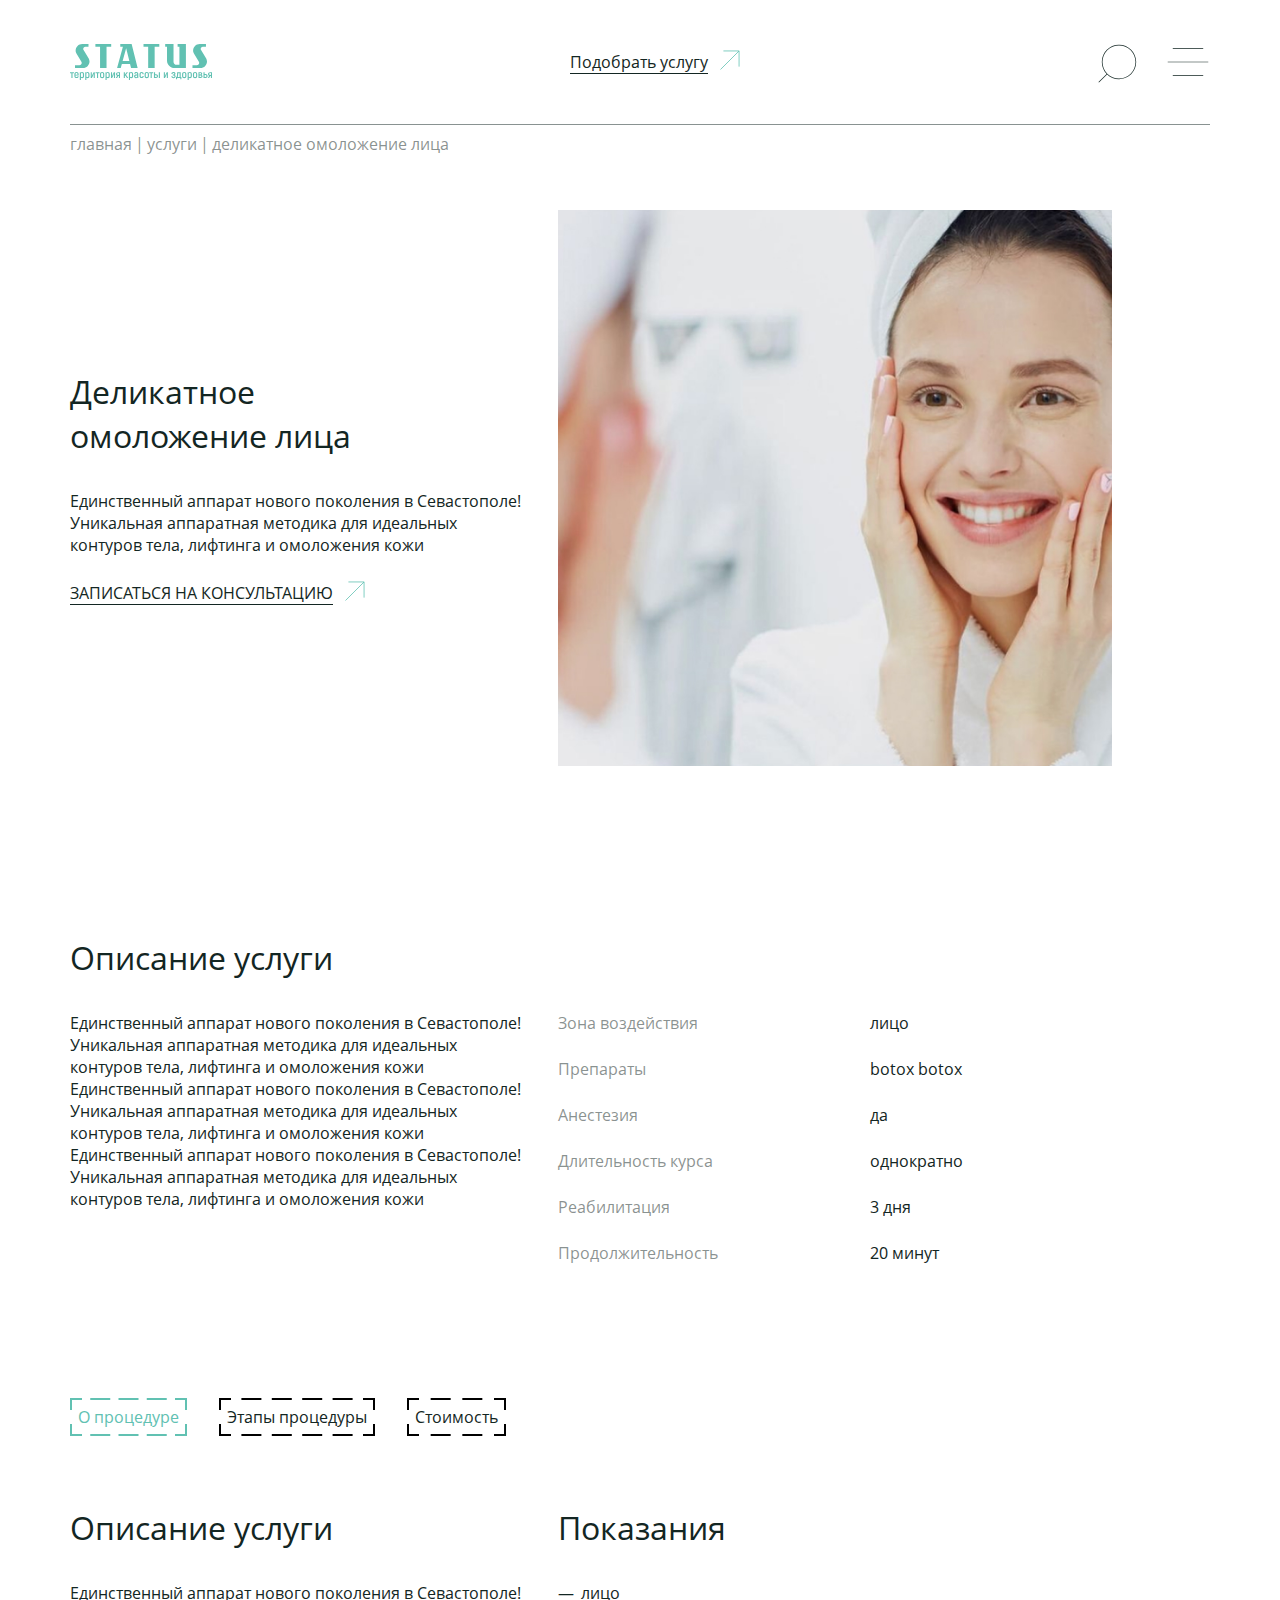
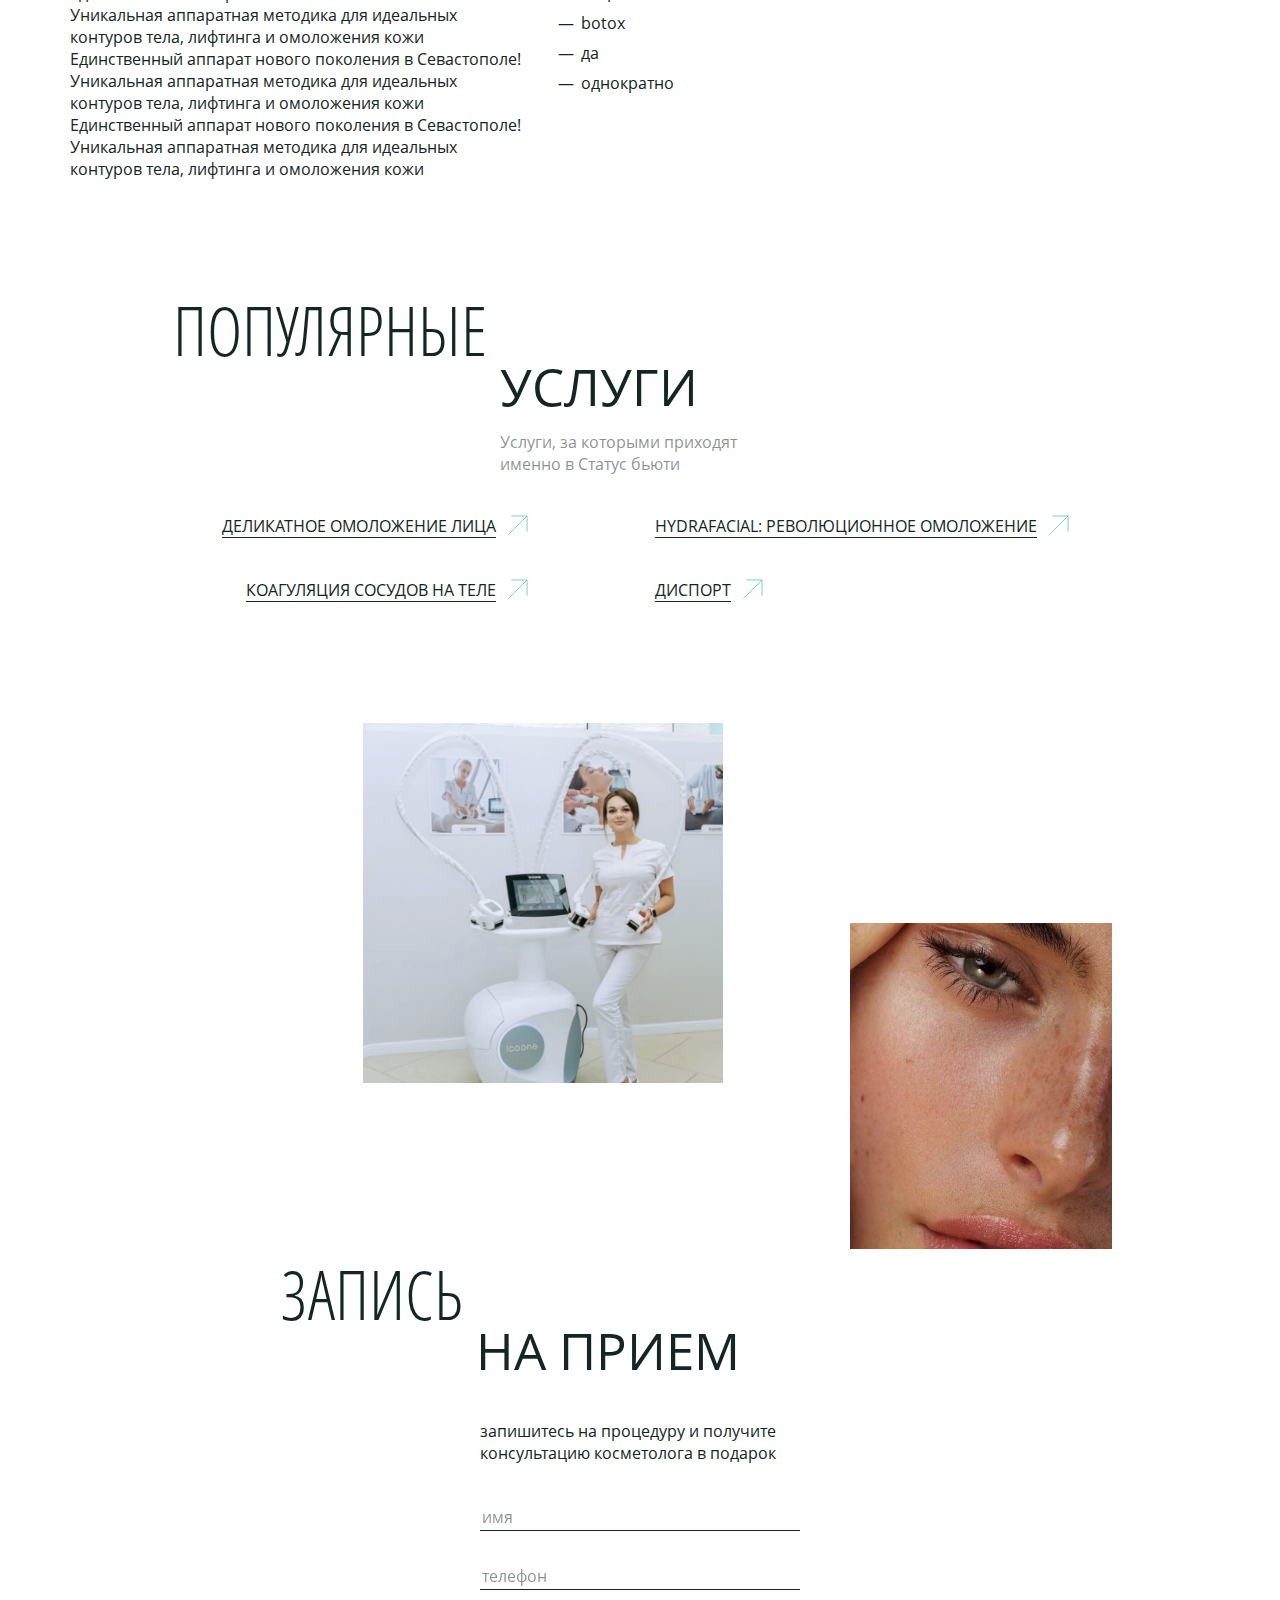
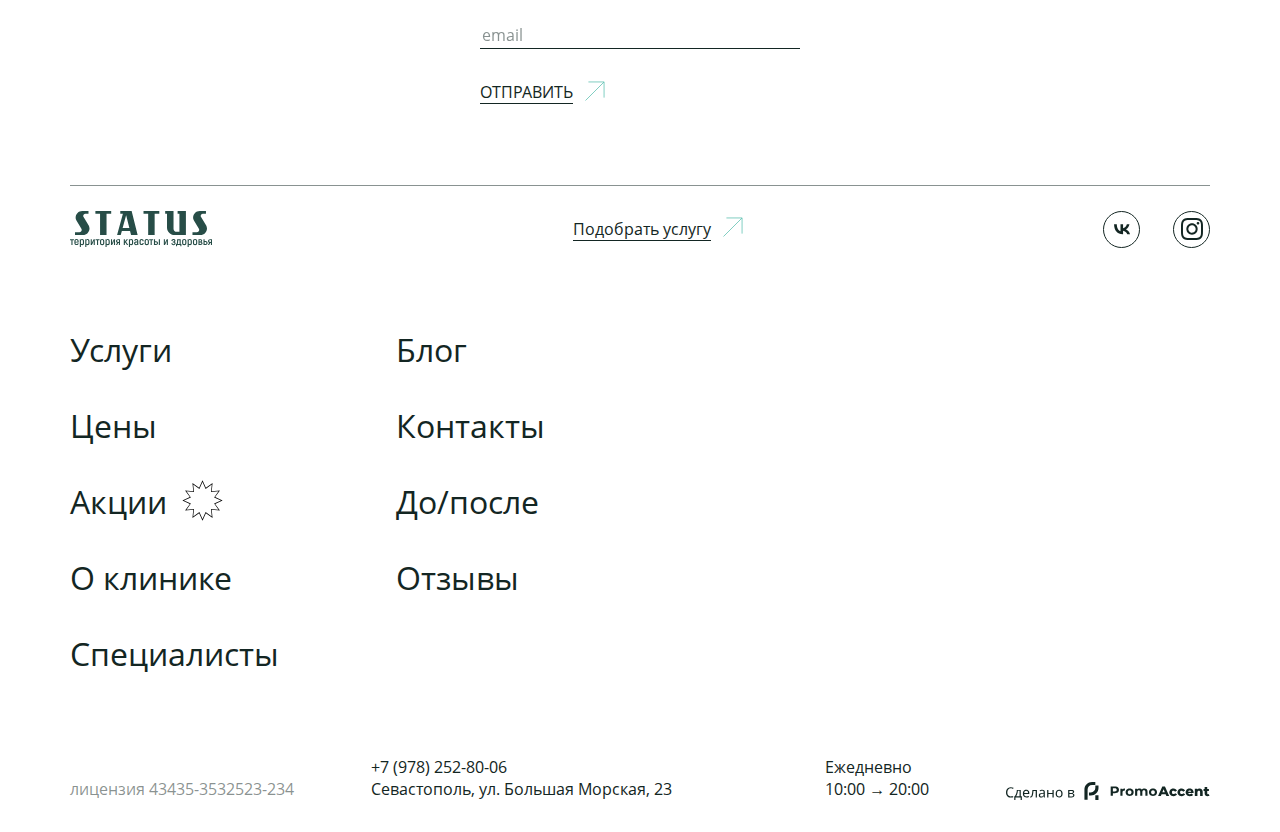
<file: service.html>
<!DOCTYPE html>
<!--[if lt IE 7]><html lang="ru" class="lt-ie9 lt-ie8 lt-ie7"><![endif]-->
<!--[if IE 7]><html lang="ru" class="lt-ie9 lt-ie8"><![endif]-->
<!--[if IE 8]><html lang="ru" class="lt-ie9"><![endif]-->
<!--[if gt IE 8]><!-->
<html lang="ru">
<!--<![endif]-->
<head>
	<meta charset="utf-8" />
	<title>Заголовок</title>
	<meta name="description" content="" />
	<meta http-equiv="X-UA-Compatible" content="IE=edge" />
	<meta name="viewport" content="width=device-width, initial-scale=1.0" />
	<meta name="format-detection" content="telephone=no" />
	<link rel="shortcut icon" href="favicon.png" />
	<link rel="stylesheet" href="libs/bootstrap/bootstrap-grid.css" />
	<link rel="stylesheet" href="libs/fontawesome-free-5.12.0-web/css/all.min.css" />
	<link rel="stylesheet" href="libs/fancybox/jquery.fancybox.css" />
	<link rel="stylesheet" href="libs/slick-1.5.9/slick/slick.css" />
	<link rel="stylesheet" href="libs/slick-1.5.9/slick/slick-theme.css" />
	<link rel="stylesheet" href="libs/ba-slider/ba-slider.css" />
	<link rel="stylesheet" href="css/fonts.css" />
	<link rel="stylesheet" href="css/main.css?ver=1.6" /> 
	<link rel="stylesheet" href="css/media.css?ver=1.6" />
</head>
<body>

	<div class="wrapper">
 
		<header class="header default">
			<div class="container">
				<div class="header__wrap">
					<a href="#" class="logo">
						<img src="img/logo.svg" alt="alt">
					</a>
					<a href="#" class="link-page"><span>Подобрать услугу</span><img src="img/arrow.svg" alt="alt"></a>
					<div class="header__right">
						<div class="btn-search"><img src="img/search.svg" alt="alt"></div>
						<div class="btn-menu"><img src="img/menu.svg" alt="alt"></div>
					</div>
					<div class="main-menu">
						<div class="main-menu__top">
							<a href="#" class="link-page"><span>Запись на прием</span><img src="img/arrow.svg" alt="alt"></a>
						</div>
						<ul class="menu">
							<li><a href="#">Услуги</a></li>
							<li><a href="#">Цены</a></li>
							<li><a href="#" class="menu__action">Акции</a></li>
							<li><a href="#">О клинике</a></li>
							<li><a href="#">Специалисты</a></li>
							<li><a href="#">Блог</a></li>
							<li><a href="#">Контакты</a></li>
							<li><a href="#">До/после</a></li>
							<li><a href="#">Отзывы</a></li>
						</ul>
						<div class="main-menu__bottom">
							<p><a href="tel:+79782528006">+7 (978) 252-80-06</a>  <br>г. Севастополь, <br>ул. Большая Морская, 23</p>
							<p>Ежедневно <br>10:00 → 20:00</p>
							<ul class="list-social">
								<li><a href="#"><img src="img/ic_vk.svg" alt="alt"></a></li>
								<li><a href="#"><img src="img/ic_insta.svg" alt="alt"></a></li>
							</ul>
						</div>
					</div>
				</div>
			</div>
			<div class="search-popup">
				<div class="container">
					<div class="search-popup__wrap">
						<form>
							<div class="item-form">
								<input type="text" placeholder="Поиск по сайту" required="required">
							</div>
							<button class="btn-simple">Искать</button>
						</form>
						<div class="btn-close"></div>
					</div>
				</div>
			</div>
		</header>

		<div class="breadcrumbs-wrap">
			<div class="container">
				<ul class="breadcrumbs">
					<li><a href="#">главная</a></li>
					<li><a href="#">услуги</a></li>
					<li>деликатное омоложение лица</a></li>
				</ul>
			</div>
		</div>

		<section class="section-simple">
			<div class="container">
				<div class="row align-items-center">
					<div class="col-lg-5">
						<div class="content-text">
							<h2 class="title-section">Деликатное <br>омоложение лица</h2>
							<p>Единственный аппарат нового поколения в Севастополе! Уникальная аппаратная методика для идеальных контуров тела, лифтинга и омоложения кожи</p>
							<a href="#" class="link-page"><span>Записаться на консультацию</span><img src="img/arrow.svg" alt="alt"></a>
						</div>
					</div>
					<div class="col-lg-6">
						<div class="image-simple">
							<img src="img/service_img1.jpg" alt="alt">
						</div>
					</div>
				</div>
			</div>
		</section>

		<section class="service-description section-main">
			<div class="container">
				<h2 class="title-section">Описание услуги</h2>
				<div class="row">
					<div class="col-lg-5">
						<div class="content-text">
							<p>Единственный аппарат нового поколения в Севастополе! Уникальная аппаратная методика для идеальных контуров тела, лифтинга и омоложения кожи Единственный аппарат нового поколения в Севастополе! Уникальная аппаратная методика для идеальных контуров тела, лифтинга и омоложения кожи Единственный аппарат нового поколения в Севастополе! Уникальная аппаратная методика для идеальных контуров тела, лифтинга и омоложения кожи </p>
						</div>
					</div>
					<div class="col-lg-7">
						<div class="line-description">
							<span>Зона воздействия</span>
							<div>лицо</div>
						</div>
						<div class="line-description">
							<span>Препараты</span>
							<div>botox botox</div>
						</div>
						<div class="line-description">
							<span>Анестезия</span>
							<div>да</div>
						</div>
						<div class="line-description">
							<span>Длительность курса</span>
							<div>однократно</div>
						</div>
						<div class="line-description">
							<span>Реабилитация</span>
							<div>3 дня</div>
						</div>
						<div class="line-description">
							<span>Продолжительность</span>
							<div>20 минут</div>
						</div>
					</div>
				</div>
			</div>
		</section>

		<section class="about-service">
			<div class="container">
				<ul class="tabs">
					<li class="active"><a href="#tab1">О процедуре</a></li>
					<li><a href="#tab2">Этапы процедуры</a></li>
					<li><a href="#tab3">Стоимость</a></li>
				</ul>
				<div class="tab-container">
					<div class="tab-pane" id="tab1">
						<div class="row">
							<div class="col-lg-5">
								<h2 class="title-section">Описание услуги</h2>
								<div class="content-text">
									<p>Единственный аппарат нового поколения в Севастополе! Уникальная аппаратная методика для идеальных контуров тела, лифтинга и омоложения кожи Единственный аппарат нового поколения в Севастополе! Уникальная аппаратная методика для идеальных контуров тела, лифтинга и омоложения кожи Единственный аппарат нового поколения в Севастополе! Уникальная аппаратная методика для идеальных контуров тела, лифтинга и омоложения кожи </p>
								</div>
							</div>
							<div class="col-lg-7">
								<h2 class="title-section">Показания</h2>
								<ul class="list-page">
									<li>лицо</li>
									<li>botox</li>
									<li>да</li>
									<li>однократно</li>
								</ul>
							</div>
						</div>
					</div>
					<div class="tab-pane" id="tab2">
						<div class="row row_etaps">
							<div class="col-lg-4 col-md-6">
								<div class="item-etap">
									<div class="number-big">1</div>
									<div class="item-etap__content">
										<div class="title-section">Консультация</div>
										<p>Единственный аппарат нового поколения в Севастополе! Уникальная аппаратная методика для идеальных контуров тела, лифтинга и омоложения кожи Единственный аппарат нового поколения в Севастополе! </p>
									</div>
								</div>
							</div>
							<div class="col-lg-4 col-md-6">
								<div class="item-etap">
									<div class="number-big">2</div>
									<div class="item-etap__content">
										<div class="title-section">Консультация</div>
										<p>Единственный аппарат нового поколения в Севастополе! Уникальная аппаратная методика для идеальных контуров тела, лифтинга и омоложения кожи Единственный аппарат нового поколения в Севастополе! </p>
									</div>
								</div>
							</div>
							<div class="col-lg-4 col-md-6">
								<div class="item-etap">
									<div class="number-big">3</div>
									<div class="item-etap__content">
										<div class="title-section">Консультация</div>
										<p>Единственный аппарат нового поколения в Севастополе! Уникальная аппаратная методика для идеальных контуров тела, лифтинга и омоложения кожи Единственный аппарат нового поколения в Севастополе! </p>
									</div>
								</div>
							</div>
							<div class="col-lg-4 col-md-6">
								<div class="item-etap">
									<div class="number-big">4</div>
									<div class="item-etap__content">
										<div class="title-section">Консультация</div>
										<p>Единственный аппарат нового поколения в Севастополе! Уникальная аппаратная методика для идеальных контуров тела, лифтинга и омоложения кожи Единственный аппарат нового поколения в Севастополе! </p>
									</div>
								</div>
							</div>
						</div>
					</div>
					<div class="tab-pane" id="tab3">
						<h2 class="title-section">Стоимость процедуры</h2>
						<div class="content-text">
							<p>Единственный аппарат нового поколения в Севастополе! Уникальная аппаратная методика для идеальных контуров тела, лифтинга и омоложения кожи</p>
						</div>
						<div class="title-small">Категория</div>
						<div class="line-price">Услуга — стоимость</div>
					</div>
				</div>
			</div>
		</section>

		<section class="popular section-main">
			<div class="container">
				<h2 class="title-special">Популярные <span>Услуги</span></h2>
				<div class="descr-special">Услуги, за которыми приходят именно в Статус бьюти</div>
				<div class="row">
					<div class="col-lg-5">
						<div class="links-service links-service_left">
							<a href="#" class="link-page"><span>Деликатное омоложение лица</span><img src="img/arrow.svg" alt="alt"></a>
							<a href="#" class="link-page"><span>Коагуляция сосудов на теле</span><img src="img/arrow.svg" alt="alt"></a>
						</div>
					</div>
					<div class="col-lg-6 offset-lg-1">
						<div class="links-service">
							<a href="#" class="link-page"><span>HydraFacial: Революционное омоложение</span><img src="img/arrow.svg" alt="alt"></a>
							<a href="#" class="link-page"><span>Диспорт</span><img src="img/arrow.svg" alt="alt"></a>
						</div>
					</div>
				</div>
			</div>
		</section>

		<section class="consultation section-main">
			<div class="container">
				<div class="row">
					<div class="col-xl-4 offset-xl-3 col-lg-5 offset-lg-2 col-md-5 offset-md-1 col-7">
						<div class="image-consultation">
							<img src="img/consultation1.jpg" alt="alt">
						</div>
					</div>
					<div class="col-lg-3 offset-lg-1 col-md-4 offset-md-1 col-5">
						<div class="image-consultation image-consultation_2">
							<img src="img/consultation2.jpg" alt="alt">
						</div>
					</div>
				</div>
				<div class="title-special">Запись <span>на прием</span></div>
				<div class="form-main">
					<div class="descr-form">запишитесь на процедуру и получите консультацию косметолога в подарок</div>
					<form>
						<div class="item-form">
							<input type="text" placeholder="имя" required="required">
						</div>
						<div class="item-form">
							<input type="text" placeholder="телефон" class="input-phone" required="required">
						</div>
						<div class="item-form">
							<input type="email" placeholder="email" required="required">
						</div>
						<button class="link-page"><span>отправить</span><img src="img/arrow.svg" alt="alt"></button>
					</form>
				</div>
			</div>
		</section>

		<footer class="footer">
			<div class="container">
				<div class="footer-top">
					<a href="#" class="logo">
						<img src="img/logo.svg" alt="alt">
					</a>
					<a href="#" class="link-page"><span>Подобрать услугу</span><img src="img/arrow.svg" alt="alt"></a>
					<ul class="list-social">
						<li><a href="#"><img src="img/ic_vk.svg" alt="alt"></a></li>
						<li><a href="#"><img src="img/ic_insta.svg" alt="alt"></a></li>
					</ul>
				</div>
				<ul class="menu">
					<li><a href="#">Услуги</a></li>
					<li><a href="#">Цены</a></li>
					<li><a href="#" class="menu__action">Акции</a></li>
					<li><a href="#">О клинике</a></li>
					<li><a href="#">Специалисты</a></li>
					<li><a href="#">Блог</a></li>
					<li><a href="#">Контакты</a></li>
					<li><a href="#">До/после</a></li>
					<li><a href="#">Отзывы</a></li>
				</ul>
				<div class="footer-bottom">
					<div class="footer-license">лицензия 43435-3532523-234</div>
					<div class="footer-contact"><a href="tel:+79782528006">+7 (978) 252-80-06</a> <br>Севастополь, ул. Большая Морская, 23</div>
					<div class="footer-time">Ежедневно <br>10:00 → 20:00</div>
					<a href="#" class="copyright"><img src="img/copyright.svg" alt="alt"></a>
				</div>
			</div>
		</footer>
		
	</div>

	<!--[if lt IE 9]>
	<script src="libs/html5shiv/es5-shim.min.js"></script>
	<script src="libs/html5shiv/html5shiv.min.js"></script>
	<script src="libs/html5shiv/html5shiv-printshiv.min.js"></script>
	<script src="libs/respond/respond.min.js"></script>
<![endif]-->
<script src="libs/jquery/jquery-1.11.1.min.js"></script>
<script src="libs/jquery-mousewheel/jquery.mousewheel.min.js"></script>
<script src="libs/fancybox/jquery.fancybox.pack.js"></script>
<script src="libs/ba-slider/before-after.min.js"></script>
<script src="libs/slick-1.5.9/slick/slick.min.js"></script>
<script src="libs/scroll2id/PageScroll2id.min.js"></script>
<script src="libs/mask/jquery.maskedinput.js"></script>
<script src="libs/jQueryFormStyler-master/jquery.formstyler.min.js"></script>
<script src="js/common.js?ver=1.6"></script>
<!-- Yandex.Metrika counter --><!-- /Yandex.Metrika counter -->
<!-- Google Analytics counter --><!-- /Google Analytics counter -->
</body>
</html>
</file>
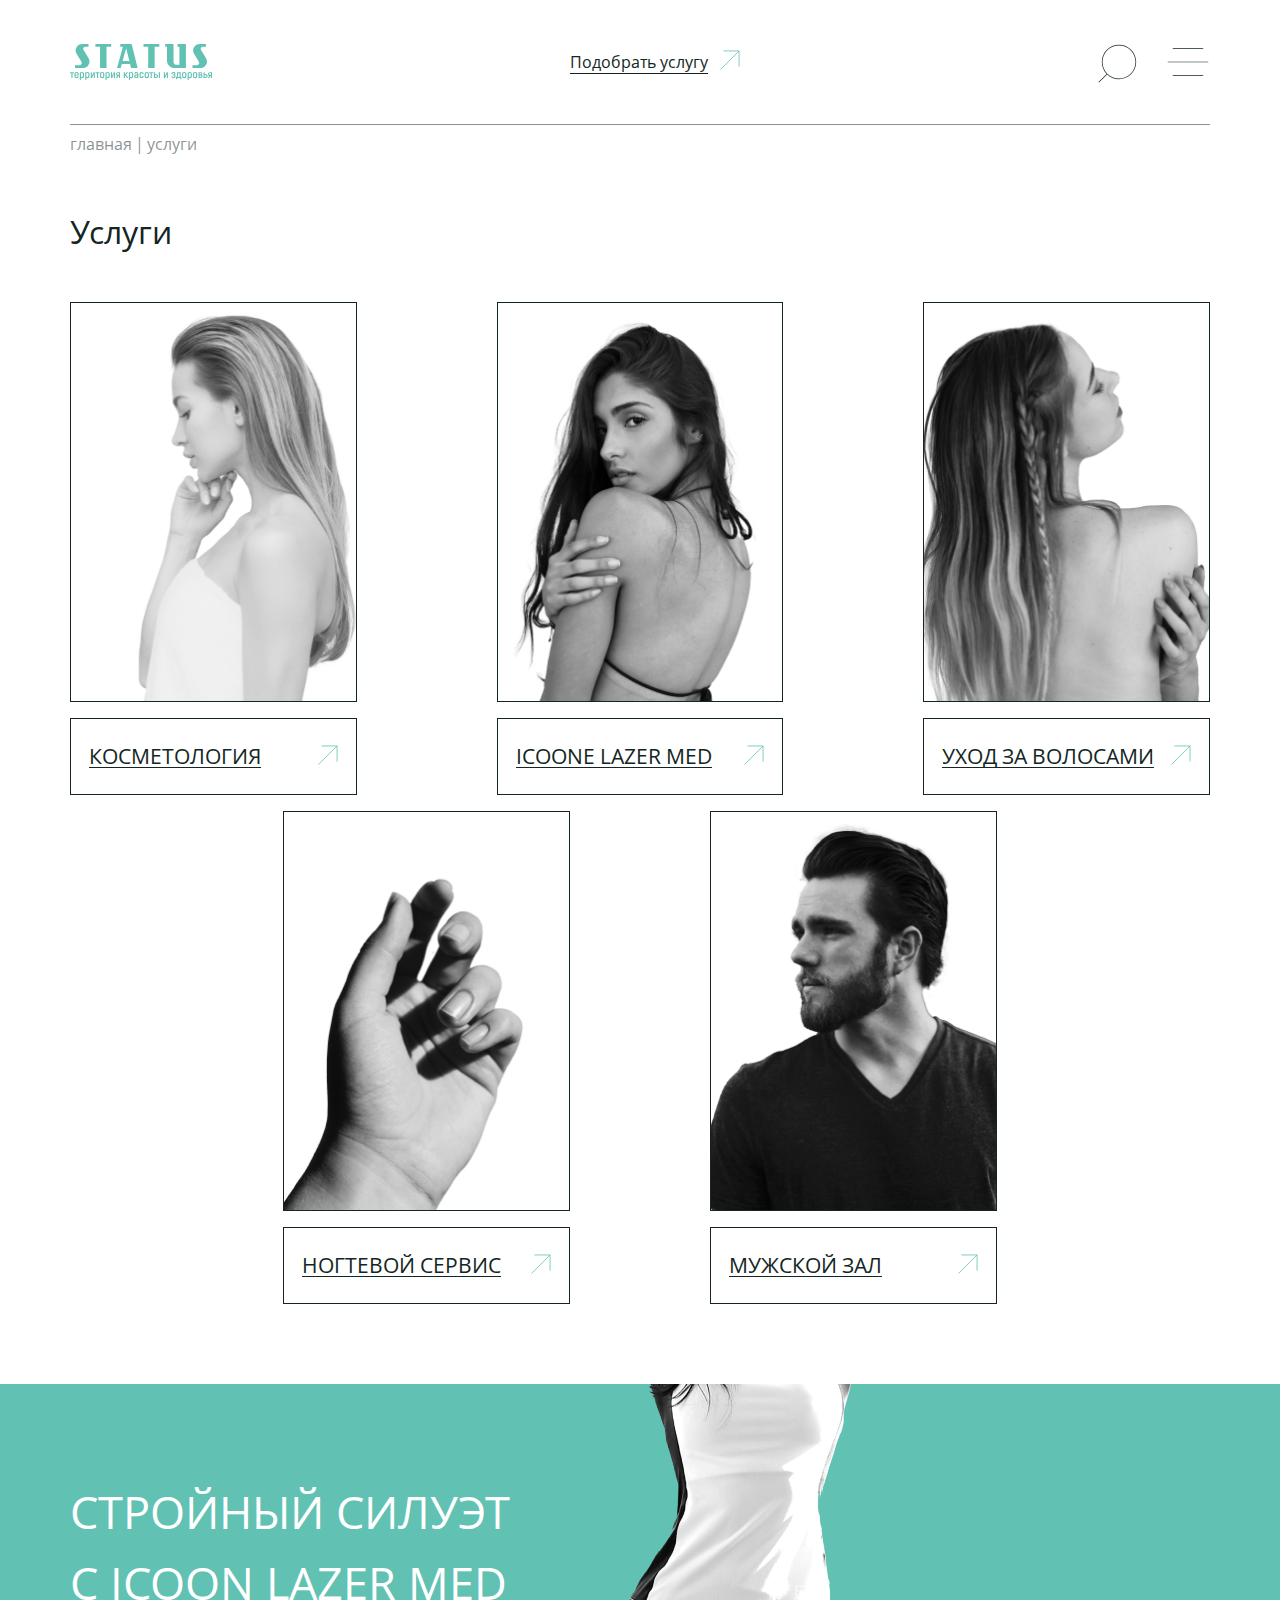
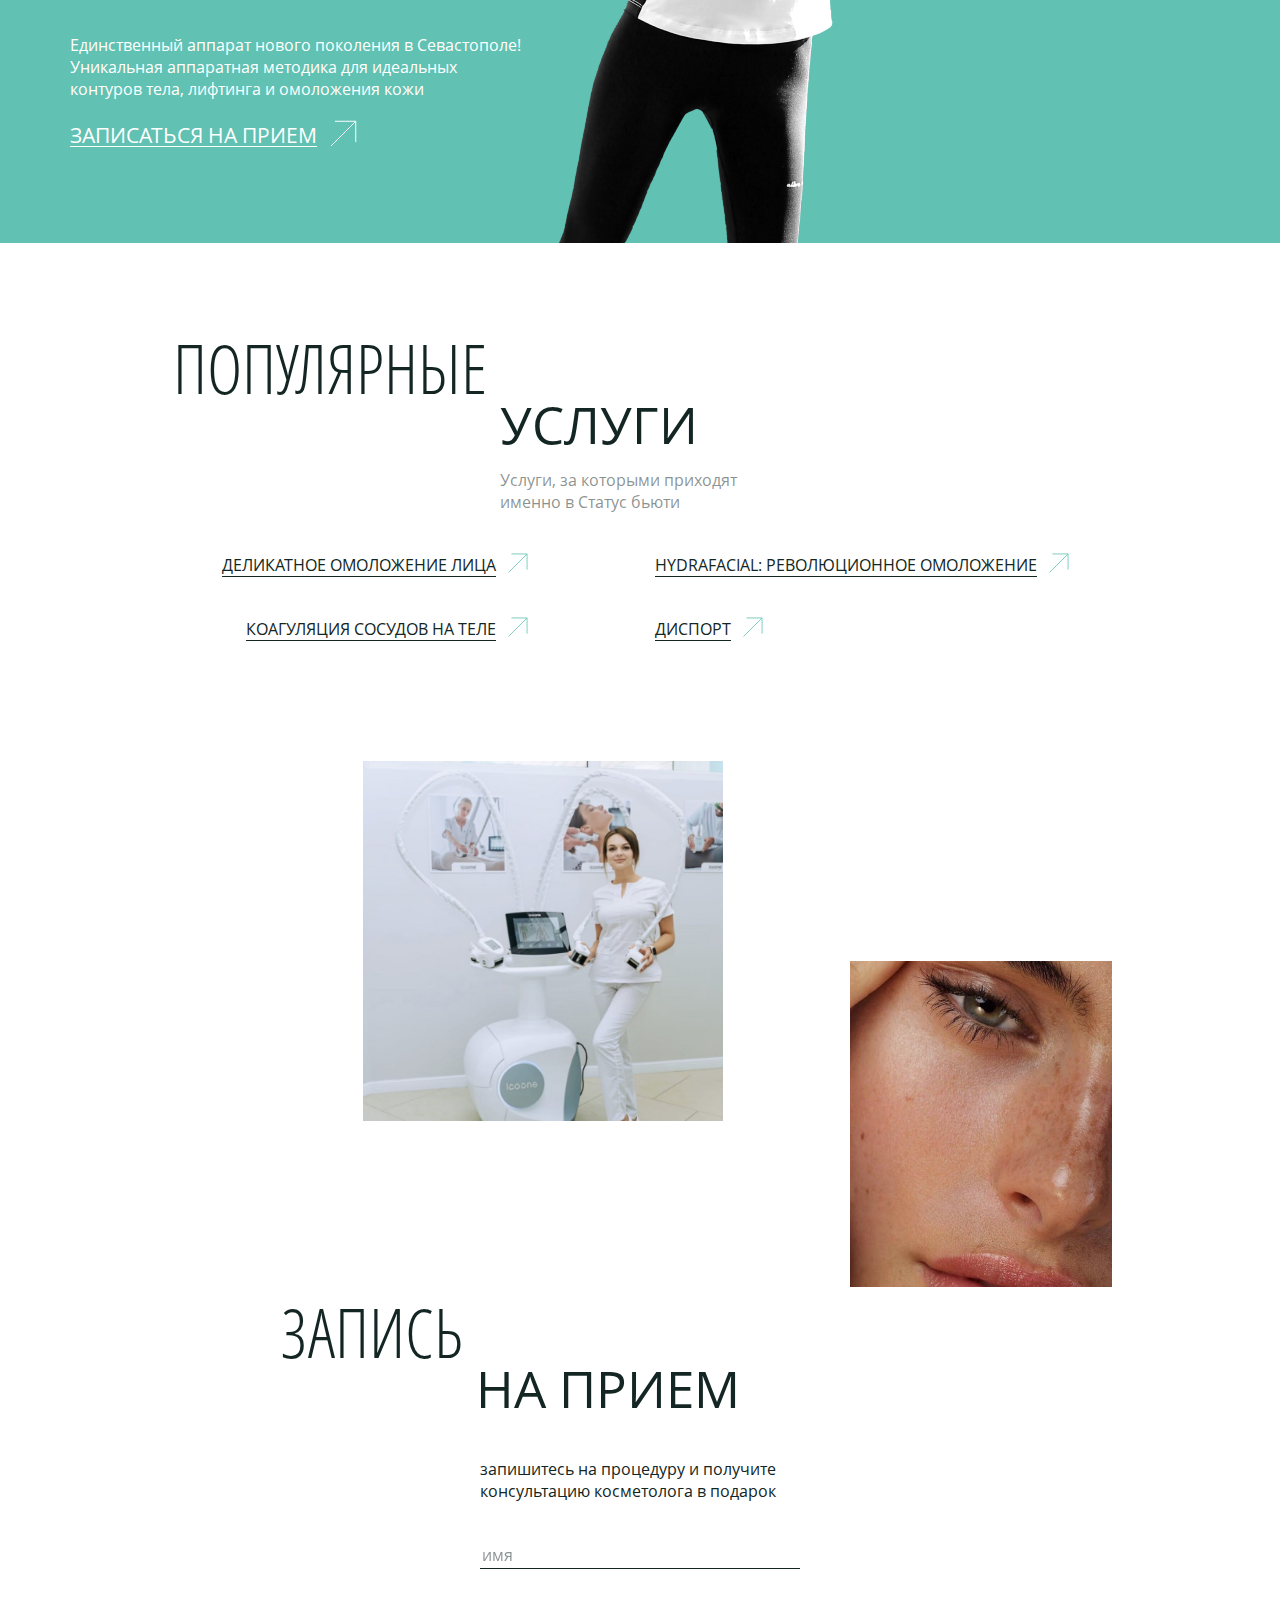
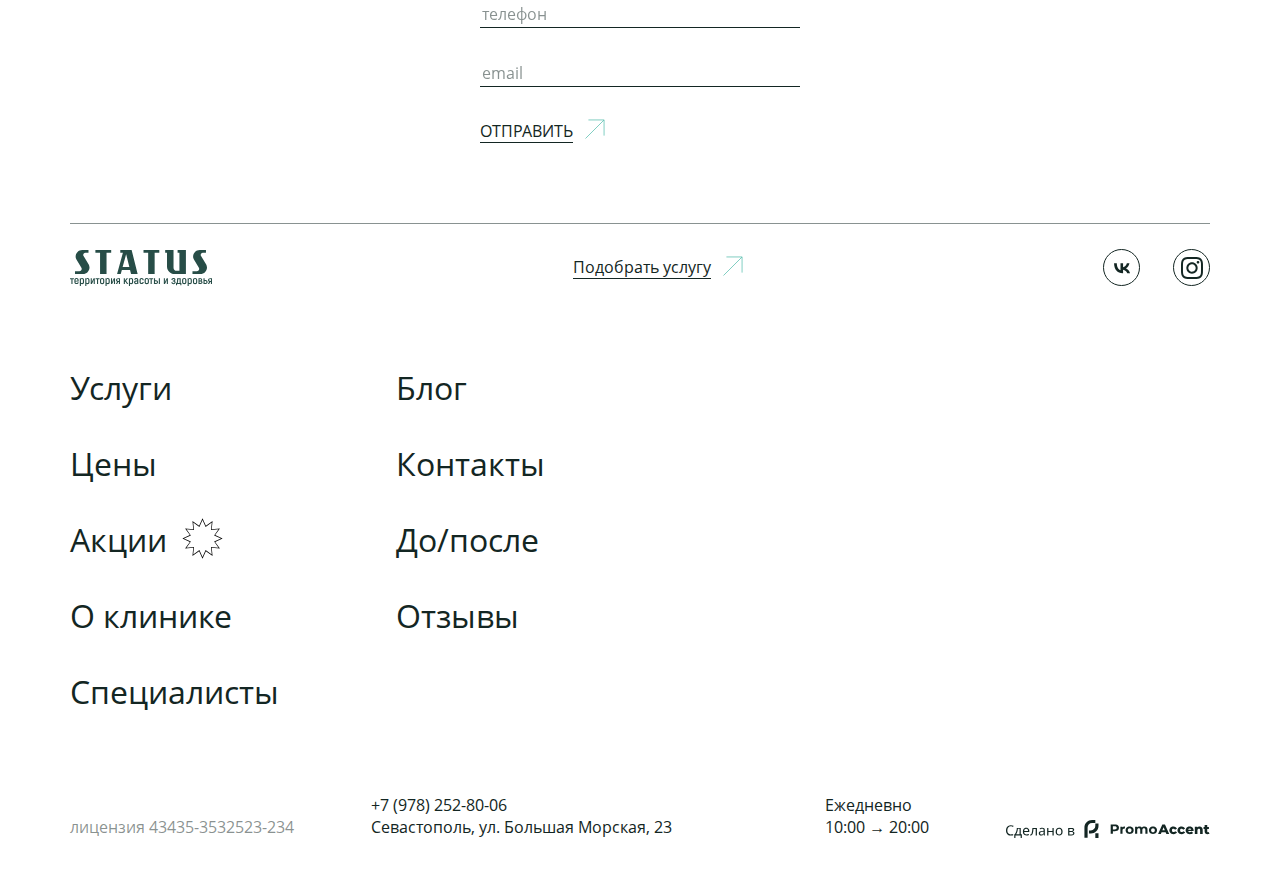
<file: services.html>
<!DOCTYPE html>
<!--[if lt IE 7]><html lang="ru" class="lt-ie9 lt-ie8 lt-ie7"><![endif]-->
<!--[if IE 7]><html lang="ru" class="lt-ie9 lt-ie8"><![endif]-->
<!--[if IE 8]><html lang="ru" class="lt-ie9"><![endif]-->
<!--[if gt IE 8]><!-->
<html lang="ru">
<!--<![endif]-->
<head>
	<meta charset="utf-8" />
	<title>Заголовок</title>
	<meta name="description" content="" />
	<meta http-equiv="X-UA-Compatible" content="IE=edge" />
	<meta name="viewport" content="width=device-width, initial-scale=1.0" />
	<meta name="format-detection" content="telephone=no" />
	<link rel="shortcut icon" href="favicon.png" />
	<link rel="stylesheet" href="libs/bootstrap/bootstrap-grid.css" />
	<link rel="stylesheet" href="libs/fontawesome-free-5.12.0-web/css/all.min.css" />
	<link rel="stylesheet" href="libs/fancybox/jquery.fancybox.css" />
	<link rel="stylesheet" href="libs/slick-1.5.9/slick/slick.css" />
	<link rel="stylesheet" href="libs/slick-1.5.9/slick/slick-theme.css" />
	<link rel="stylesheet" href="libs/ba-slider/ba-slider.css" />
	<link rel="stylesheet" href="css/fonts.css" />
	<link rel="stylesheet" href="css/main.css?ver=1.6" />
	<link rel="stylesheet" href="css/media.css?ver=1.6" />
</head> 
<body>

	<div class="wrapper">
 
		<header class="header default"> 
			<div class="container">
				<div class="header__wrap">
					<a href="#" class="logo">
						<img src="img/logo.svg" alt="alt">
					</a>
					<a href="#" class="link-page"><span>Подобрать услугу</span><img src="img/arrow.svg" alt="alt"></a>
					<div class="header__right">
						<div class="btn-search"><img src="img/search.svg" alt="alt"></div>
						<div class="btn-menu"><img src="img/menu.svg" alt="alt"></div>
					</div>
					<div class="main-menu">
						<div class="main-menu__top">
							<a href="#" class="link-page"><span>Запись на прием</span><img src="img/arrow.svg" alt="alt"></a>
						</div>
						<ul class="menu">
							<li><a href="#">Услуги</a></li>
							<li><a href="#">Цены</a></li>
							<li><a href="#" class="menu__action">Акции</a></li>
							<li><a href="#">О клинике</a></li>
							<li><a href="#">Специалисты</a></li>
							<li><a href="#">Блог</a></li>
							<li><a href="#">Контакты</a></li>
							<li><a href="#">До/после</a></li>
							<li><a href="#">Отзывы</a></li>
						</ul>
						<div class="main-menu__bottom">
							<p><a href="tel:+79782528006">+7 (978) 252-80-06</a>  <br>г. Севастополь, <br>ул. Большая Морская, 23</p>
							<p>Ежедневно <br>10:00 → 20:00</p>
							<ul class="list-social">
								<li><a href="#"><img src="img/ic_vk.svg" alt="alt"></a></li>
								<li><a href="#"><img src="img/ic_insta.svg" alt="alt"></a></li>
							</ul>
						</div>
					</div>
				</div>
			</div>
			<div class="search-popup">
				<div class="container">
					<div class="search-popup__wrap">
						<form>
							<div class="item-form">
								<input type="text" placeholder="Поиск по сайту" required="required">
							</div>
							<button class="btn-simple">Искать</button>
						</form>
						<div class="btn-close"></div>
					</div>
				</div>
			</div>
		</header>

		<div class="breadcrumbs-wrap">
			<div class="container">
				<ul class="breadcrumbs">
					<li><a href="#">главная</a></li>
					<li>услуги</li>
				</ul>
			</div>
		</div>

		<section class="services section-main">
			<div class="container">
				<h2 class="title-section">Услуги </h2>
				<div class="row row_services">
					<div class="col-lg-4 col-md-6">
						<div class="item-service">
							<a href="#" class="item-service__image">
								<img src="img/service1.jpg" alt="alt">
							</a>
							<a href="#" class="link-page link-page_big"><span>Косметология</span><img src="img/arrow.svg" alt="alt"></a>
						</div>
					</div>
					<div class="col-lg-4 col-md-6">
						<div class="item-service">
							<a href="#" class="item-service__image">
								<img src="img/service2.jpg" alt="alt">
							</a>
							<a href="#" class="link-page link-page_big"><span>Icoone lazer med</span><img src="img/arrow.svg" alt="alt"></a>
						</div>
					</div>
					<div class="col-lg-4 col-md-6">
						<div class="item-service">
							<a href="#" class="item-service__image">
								<img src="img/service3.jpg" alt="alt">
							</a>
							<a href="#" class="link-page link-page_big"><span>Уход за волосами</span><img src="img/arrow.svg" alt="alt"></a>
						</div>
					</div>
					<div class="col-lg-4 col-md-6">
						<div class="item-service">
							<a href="#" class="item-service__image">
								<img src="img/service4.jpg" alt="alt">
							</a>
							<a href="#" class="link-page link-page_big"><span>Ногтевой сервис</span><img src="img/arrow.svg" alt="alt"></a>
						</div>
					</div>
					<div class="col-lg-4 col-md-6">
						<div class="item-service">
							<a href="#" class="item-service__image">
								<img src="img/service5.jpg" alt="alt">
							</a>
							<a href="#" class="link-page link-page_big"><span>Мужской зал</span><img src="img/arrow.svg" alt="alt"></a>
						</div>
					</div>
				</div>
			</div>
		</section>

		<section class="reception">
			<div class="container">
				<div class="row align-items-center">
					<div class="col-xl-5 col-lg-7">
						<h2 class="title-big">Стройный силуэт с Icoon lazer med</h2>
						<p>Единственный аппарат нового поколения в Севастополе! Уникальная аппаратная методика для идеальных контуров тела, лифтинга и омоложения кожи</p>
						<a href="#" class="link-page link-page_big"><span>Записаться на прием</span><img src="img/arrow2.svg" alt="alt"></a>
					</div>
					<div class="col-lg-4">
						<div class="image-reception">
							<img src="img/bg_reception.png" alt="alt">
						</div>
					</div>
				</div>
			</div>
		</section>

		<section class="popular section-main">
			<div class="container">
				<h2 class="title-special">Популярные <span>Услуги</span></h2>
				<div class="descr-special">Услуги, за которыми приходят именно в Статус бьюти</div>
				<div class="row">
					<div class="col-lg-5">
						<div class="links-service links-service_left">
							<a href="#" class="link-page"><span>Деликатное омоложение лица</span><img src="img/arrow.svg" alt="alt"></a>
							<a href="#" class="link-page"><span>Коагуляция сосудов на теле</span><img src="img/arrow.svg" alt="alt"></a>
						</div>
					</div>
					<div class="col-lg-6 offset-lg-1">
						<div class="links-service">
							<a href="#" class="link-page"><span>HydraFacial: Революционное омоложение</span><img src="img/arrow.svg" alt="alt"></a>
							<a href="#" class="link-page"><span>Диспорт</span><img src="img/arrow.svg" alt="alt"></a>
						</div>
					</div>
				</div>
			</div>
		</section>

		<section class="consultation section-main">
			<div class="container">
				<div class="row">
					<div class="col-xl-4 offset-xl-3 col-lg-5 offset-lg-2 col-md-5 offset-md-1 col-7">
						<div class="image-consultation">
							<img src="img/consultation1.jpg" alt="alt">
						</div>
					</div>
					<div class="col-lg-3 offset-lg-1 col-md-4 offset-md-1 col-5">
						<div class="image-consultation image-consultation_2">
							<img src="img/consultation2.jpg" alt="alt">
						</div>
					</div>
				</div>
				<div class="title-special">Запись <span>на прием</span></div>
				<div class="form-main">
					<div class="descr-form">запишитесь на процедуру и получите консультацию косметолога в подарок</div>
					<form>
						<div class="item-form">
							<input type="text" placeholder="имя" required="required">
						</div>
						<div class="item-form">
							<input type="text" placeholder="телефон" class="input-phone" required="required">
						</div>
						<div class="item-form">
							<input type="email" placeholder="email" required="required">
						</div>
						<button class="link-page"><span>отправить</span><img src="img/arrow.svg" alt="alt"></button>
					</form>
				</div> 
			</div>
		</section>

		<footer class="footer">
			<div class="container">
				<div class="footer-top">
					<a href="#" class="logo">
						<img src="img/logo.svg" alt="alt">
					</a>
					<a href="#" class="link-page"><span>Подобрать услугу</span><img src="img/arrow.svg" alt="alt"></a>
					<ul class="list-social">
						<li><a href="#"><img src="img/ic_vk.svg" alt="alt"></a></li>
						<li><a href="#"><img src="img/ic_insta.svg" alt="alt"></a></li>
					</ul>
				</div>
				<ul class="menu">
					<li><a href="#">Услуги</a></li>
					<li><a href="#">Цены</a></li>
					<li><a href="#" class="menu__action">Акции</a></li>
					<li><a href="#">О клинике</a></li>
					<li><a href="#">Специалисты</a></li>
					<li><a href="#">Блог</a></li>
					<li><a href="#">Контакты</a></li>
					<li><a href="#">До/после</a></li>
					<li><a href="#">Отзывы</a></li>
				</ul>
				<div class="footer-bottom">
					<div class="footer-license">лицензия 43435-3532523-234</div>
					<div class="footer-contact"><a href="tel:+79782528006">+7 (978) 252-80-06</a> <br>Севастополь, ул. Большая Морская, 23</div>
					<div class="footer-time">Ежедневно <br>10:00 → 20:00</div>
					<a href="#" class="copyright"><img src="img/copyright.svg" alt="alt"></a>
				</div>
			</div>
		</footer>
		
	</div>

	<!--[if lt IE 9]>
	<script src="libs/html5shiv/es5-shim.min.js"></script>
	<script src="libs/html5shiv/html5shiv.min.js"></script>
	<script src="libs/html5shiv/html5shiv-printshiv.min.js"></script>
	<script src="libs/respond/respond.min.js"></script>
<![endif]-->
<script src="libs/jquery/jquery-1.11.1.min.js"></script>
<script src="libs/jquery-mousewheel/jquery.mousewheel.min.js"></script>
<script src="libs/fancybox/jquery.fancybox.pack.js"></script>
<script src="libs/ba-slider/before-after.min.js"></script>
<script src="libs/slick-1.5.9/slick/slick.min.js"></script>
<script src="libs/scroll2id/PageScroll2id.min.js"></script>
<script src="libs/mask/jquery.maskedinput.js"></script>
<script src="libs/jQueryFormStyler-master/jquery.formstyler.min.js"></script>
<script src="js/common.js?ver=1.6"></script>
<!-- Yandex.Metrika counter --><!-- /Yandex.Metrika counter -->
<!-- Google Analytics counter --><!-- /Google Analytics counter -->
</body>
</html>
</file>
<file: libs/ba-slider/ba-slider.css>
.ba-slider{position:relative;overflow:hidden}.ba-slider .resize::before, .ba-slider .label {position: absolute;z-index: 1;padding: 10px 20px;width: 100px;text-align: center;background: linear-gradient(152.24deg, rgba(99,203,108,0.4) 2.15%, rgba(17,182,236,0.5) 100%);font-weight: 600;}.ba-slider .label {bottom: 0;right: 0;}.ba-slider .resize::before {bottom: 0;left: 0;content: '';}.ba-slider img{width:100%;display:block;max-width:none;height: auto;}.ba-slider .resize{position:absolute;top:0;left:0;height:100%;width:50%;overflow:hidden;z-index: 2;}.ba-slider .handle{position:absolute;left:50%;top:0;bottom:0;transition: opacity 0.3s ease;width:4px;margin-left:-2px;background: linear-gradient(152.24deg, rgba(99,203,108,1) 2.15%, rgba(17,182,236,1) 100%);cursor:ew-resize;opacity: 0.6;z-index: 2;}.ba-slider:hover .handle {opacity: 1;}.ba-slider .handle:after{position:absolute;top:50%;width: 64px;height:64px;margin: -32px 0 0 -30px;background: url(../svg/before-after.svg) center center no-repeat;background-size: contain;content: '';transition:all .3s ease;}.ba-slider .handle.ba-draggable:after{width:48px;height:48px;margin:-24px 0 0 -22px;line-height:50px;font-size:30px}
</file>
<file: css/fonts.css>
@font-face {
	font-family: 'Open Sans';
	src: url('../fonts/OpenSans-Light.eot');
	src: url('../fonts/OpenSans-Light.eot?#iefix') format('embedded-opentype'),
	url('../fonts/OpenSans-Light.woff') format('woff'),
	url('../fonts/OpenSans-Light.ttf') format('truetype');
	font-weight: 300;
	font-style: normal;
}
@font-face {
	font-family: 'Open Sans';
	src: url('../fonts/OpenSans-Regular.eot');
	src: url('../fonts/OpenSans-Regular.eot?#iefix') format('embedded-opentype'),
	url('../fonts/OpenSans-Regular.woff') format('woff'),
	url('../fonts/OpenSans-Regular.ttf') format('truetype');
	font-weight: normal;
	font-style: normal;
}
@font-face {
	font-family: 'Open Sans';
	src: url('../fonts/OpenSans-SemiBold.eot');
	src: url('../fonts/OpenSans-SemiBold.eot?#iefix') format('embedded-opentype'),
	url('../fonts/OpenSans-SemiBold.woff') format('woff'),
	url('../fonts/OpenSans-SemiBold.ttf') format('truetype');
	font-weight: 600;
	font-style: normal;
}
@font-face {
	font-family: 'Open Sans';
	src: url('../fonts/OpenSans-Bold.eot');
	src: url('../fonts/OpenSans-Bold.eot?#iefix') format('embedded-opentype'),
	url('../fonts/OpenSans-Bold.woff') format('woff'),
	url('../fonts/OpenSans-Bold.ttf') format('truetype');
	font-weight: 700;
	font-style: normal;
}
@font-face {
	font-family: 'Open Sans';
	src: url('../fonts/OpenSans-ExtraBold.eot');
	src: url('../fonts/OpenSans-ExtraBold.eot?#iefix') format('embedded-opentype'),
	url('../fonts/OpenSans-ExtraBold.woff') format('woff'),
	url('../fonts/OpenSans-ExtraBold.ttf') format('truetype');
	font-weight: 800;
	font-style: normal;
}
@font-face {
	font-family: 'Open Sans';
	src: url('../fonts/OpenSans-ExtraBoldItalic.eot');
	src: url('../fonts/OpenSans-ExtraBoldItalic.eot?#iefix') format('embedded-opentype'),
	url('../fonts/OpenSans-ExtraBoldItalic.woff') format('woff'),
	url('../fonts/OpenSans-ExtraBoldItalic.ttf') format('truetype');
	font-weight: 800;
	font-style: italic;
}
@font-face {
	font-family: 'Open Sans';
	src: url('../fonts/OpenSans-BoldItalic.eot');
	src: url('../fonts/OpenSans-BoldItalic.eot?#iefix') format('embedded-opentype'),
	url('../fonts/OpenSans-BoldItalic.woff') format('woff'),
	url('../fonts/OpenSans-BoldItalic.ttf') format('truetype');
	font-weight: 700;
	font-style: italic;
}
@font-face {
	font-family: 'Open Sans';
	src: url('../fonts/OpenSans-Italic.eot');
	src: url('../fonts/OpenSans-Italic.eot?#iefix') format('embedded-opentype'),
	url('../fonts/OpenSans-Italic.woff') format('woff'),
	url('../fonts/OpenSans-Italic.ttf') format('truetype');
	font-weight: normal;
	font-style: italic;
}
@font-face {
    font-family: 'Open Sans Condensed';
    src: url('../fonts/OpenSansCondensed-Light.eot');
    src: url('../fonts/OpenSansCondensed-Light.eot?#iefix') format('embedded-opentype'),
    url('../fonts/OpenSansCondensed-Light.woff') format('woff'),
    url('../fonts/OpenSansCondensed-Light.ttf') format('truetype');
    font-weight: 300;
    font-style: normal;
    }
</file>
<file: css/main.css>
*::-webkit-input-placeholder {
	color: #132623;
	opacity: 0.5;
}
*:-moz-placeholder {
	color: #132623;
	opacity: 0.5;
}
*::-moz-placeholder {
	color: #132623;
	opacity: 0.5;
}
*:-ms-input-placeholder {
	color: #132623;
	opacity: 0.5;
}

body input:focus:required:invalid,
body textarea:focus:required:invalid {
	
}
body input:required:valid,
body textarea:required:valid {
	
}
body {
	font-family: 'Open Sans', sans-serif;
	font-size: 16px;
	line-height: 22px; 
	color: #132623;
	overflow-x: hidden;
	margin: 0;
	background-color: #fff;
}
button {  
	cursor: pointer;
}
button, input, optgroup, select, textarea {
	font-family: inherit;
}
h1,h2,h3,h4,h5,h6 { 
	padding: 0;
	margin: 0;
	font-weight: normal;
}
.wrapper {
	padding-top: 84px;
	overflow: hidden;
}
a {
	text-decoration: none;
	outline: none;
}
* {
	outline: none !important;
}
ul {
	padding: 0;
	margin: 0;
}
ul li {
	list-style-type: none;
	outline: none;
}
img {
	outline: none;
	display: block;
}
p {
	padding: 0;
	margin: 0;
}
form {
	margin: 0;
}
.header__wrap {
	display: flex;
	align-items: center;
	justify-content: space-between;
	position: relative;
}
.logo {
	display: inline-block;
}
.logo img {
	max-width: 142px;
	height: auto;
}
.header {
	padding-top: 40px;
	position: fixed;
	top: 0;
	left: 0;
	width: 100%;
	z-index: 900;
	transition: all 0.3s;
	background-color: #fff;
}
.header.fixed {
	padding: 20px 0;
	background-color: #fff;
}
.link-page {
	color: #132623;
	font-size: 16px;
	font-family: 'Open Sans';
	border: none;
	background-color: transparent;
	padding: 0;
	text-transform: uppercase;
	display: inline-flex;
	align-items: center;
}
.header .link-page {
	text-transform: none;
}
.link-page img {
	margin-left: 8px;
}
.link-page span {
	transition: all 0.3s;
	border-bottom: 1px solid #132623;
}
.link-page:hover span {
	border-color: transparent;
}
.header__right {
	display: flex;
	align-items: center;
	transition: all 0.3s;
	z-index: 15;
}
.btn-search,
.btn-menu {
	display: inline-block;
	cursor: pointer;
	position: relative;
}
.btn-menu {
	margin-left: 25px;
}
.btn-menu::after {
	position: absolute;
	display: block;
	content: " ";
	top: 0;
	left: 0;
	width: 100%;
	height: 100%;
	background-color: #f3f4f4;
	background-image: url(../img/close.svg);
	opacity: 0;
}
.btn-menu.active::after {
	opacity: 1;
}
.title-logo {
	font-size: 184px;
	line-height: 170px;
	font-weight: 300;
	text-transform: uppercase;
	letter-spacing: 3px;
	font-family: 'Open Sans Condensed';
}
.title-middle {
	font-size: 24px;
	line-height: 33px;
	text-transform: uppercase;
}
.subtitle-logo {
	font-size: 128px;
	line-height: 174px;
	font-weight: 700;
	text-transform: uppercase;
}
.billbord {
	padding-top: 60px;
	padding-bottom: 95px;
}
.btn-circle {
	width: 209px;
	height: 209px;
	padding: 0 50px;
	text-align: center;
	color: #61C1B2;
	text-transform: uppercase;
	border: 3px solid #61C1B2;
	display: flex; 
	align-items: center;
	justify-content: center;
	border-radius: 50%;
}
.btn-circle span span {
	border-bottom: 1px solid #61C1B2;
	transition: all 0.3s;
}
.btn-circle:hover span span {
	border-color: transparent;
}
.billbord__wrap {
	display: flex;
	align-items: center;
}
.billbord__wrap .btn-circle {
	margin-left: 17px;
}
.list-social {
	display: flex;
	align-items: center;
}
.list-social a {
	width: 37px;
	height: 37px;
	border: 1px solid #132623;
	display: flex;
	align-items: center;
	justify-content: center;
	border-radius: 50%;
	transition: all 0.3s;
}
.list-social a:hover {
	transform: scale(1.04);
}
.list-social li {
	margin-right: 33px;
}
.list-social li:last-child {
	margin-right: 0;
}
.billbord-bottom {
	margin-top: 75px;
	display: flex;
	align-items: center;
	justify-content: space-between;
}
.reception {
	background-color: #61C1B2;
	color: #fff;
}
.title-big {
	font-size: 64px;
	line-height: 87px;
	margin-bottom: 16px;
	text-transform: uppercase;
}
.reception p {
	margin-bottom: 20px;
	max-width: 505px;
}
.link-page_big {
	font-size: 24px;
	text-transform: uppercase;
}
.reception .link-page {
	color: #fff;
}
.reception .link-page span {
	border-color: #fff;
}
.reception .link-page:hover span {
	border-color: transparent;
}
.section-main {
	padding: 80px 0;
}
.title-section {
	font-size: 32px;
	padding-bottom: 32px;
	line-height: 44px;
}
.item-service__image {
	height: 400px;
	margin-bottom: 16px;
	display: block;
	overflow: hidden;
	border: 1px solid #132623;
}
.item-service__image img {
	width: 100%;
	height: 100%;
	object-fit: cover;
	font-family: 'object-fit: cover;';
	-webkit-transition: all 0.3s; 
	-o-transition: all 0.3s;
	transition: all 0.3s;
}
.item-service__image:hover img {
	transform: scale(1.05);
}
.item-service .link-page {
	height: 90px;
	padding: 0 18px;
	justify-content: space-between;
	border: 1px solid #132623;
	display: flex;
}
.item-service .link-page img {
	margin: 0;
}
.row_services {
	margin: 0 -160px;
	justify-content: center;
}
.row_services > div {
	padding: 0 160px;
}
.item-service {
	margin-top: 16px;
}
.video-main img {
	max-width: 100%;
	height: auto;
	width: 100%;
}
.video-main {
	display: block;
	position: relative;
	cursor: url("../img/cursor_video.svg"), auto;
}
.video-main::after {
	position: absolute;
	display: block;
	content: " ";
	width: 100%;
	height: 100%;
	top: 0;
	left: 0;
	background: rgba(19, 38, 35, 0.5);
}
.line-result__title {
	opacity: 0.6;
	width: 43%;
}
.line-result {
	margin-top: 55px;
	display: flex;
	align-items: center;
}
.line-result .link-page {
	flex: 1;
	display: flex;
	justify-content: space-between;
}
.results .link-page {
	text-transform: uppercase;
}
.ba-slider .handle:after {
	background-image: url(../img/before-after.svg);
}
.ba-slider .handle:after {
	width: 94px;
	height: 94px;
	margin: -48px 0 0 -45px;
}
.ba-slider .handle {
	background: #fff;
}
.ba-slider {
	max-width: 440px;
	margin-left: 55px;
}
.item-review__name {
	padding-bottom: 10px;
	color: rgba(19, 38, 35, 0.5);
}
.item-review__content {
	font-size: 24px;
	line-height: 33px;
}
.item-review__content p {
	margin-bottom: 20px;
}
.item-review {
	padding: 40px;
	min-height: 100%;
	border: 1px solid #000000;
}
.row_reviews {
	margin: 0 -32px;
}
.row_reviews > div {
	padding: 0 32px;
	margin-top: 45px;
	margin-bottom: 15px;
}
.item-review .line-result {
	margin-top: 30px;
	max-width: 500px;
}
.reviews .link-page,
.item-review .link-page {
	text-transform: uppercase;
}
.title-special {
	font-size: 96px;
	line-height: 131px;
	margin-bottom: 80px;
	font-weight: 300;
	text-transform: uppercase;
	font-family: 'Open Sans Condensed';
}
.title-special span {
	font-size: 64px;
	line-height: 87px;
	top: 50px;
	position: relative;
	display: inline-block;
	font-family: 'Open Sans';
	font-weight: 400;
}
.advantages__content {
	padding-left: 30%;
}
.descr-advantages {
	margin-left: 50%;
	max-width: 505px;
}
.col_pl {
	padding-left: 0;
}
.image-advantage_1 {
	margin-top: -90px;
}
.image-advantage_2 {
	margin-top: 75px;
}
.image-advantage {
	display: inline-block;
	overflow: hidden;
}
.image-advantage img {
	max-width: 100%;
	height: auto;
	transition: all 0.3s;
}
.image-advantage:hover img {
	transform: scale(1.05);
}
.slider-gallery .slick-arrow {
	width: 50%;
	transform: none;
	height: 100%;
	top: 0;
}
.slider-gallery .slick-prev {
	left: 0;
	cursor: url("../img/slick_left.svg"), auto;
}
.slider-gallery .slick-next {
	right: 0;
	cursor: url("../img/slick_right.svg"), auto;
}
.slider-gallery__item img {
	max-width: 100%;
	height: auto;
	margin: 0 auto;
}
.item-team {
	border: 1px solid #132623;
	display: flex;
}
.item-team__image {
	width: 320px;
	min-height: 400px;
	overflow: hidden;
	flex: none;
}
.item-team__image img {
	width: 100%;
	height: 100%;
	object-fit: cover;
	font-family: 'object-fit: cover;';
	-webkit-transition: all 0.3s; 
	-o-transition: all 0.3s;
	transition: all 0.3s;
}
.item-team:hover .item-team__image img {
	transform: scale(1.05);
}
.item-team .title-middle {
	padding: 15px;
	border-bottom: 1px solid #132623;
}
.item-team p {
	padding: 15px;
}
.row_team > div {
	margin-top: 40px;
}
.row_team {
	padding-top: 40px;
}
.item-insta {
	border: 1px solid #000;
	position: relative;
	display: block;
	padding-top: 100%;
}
.item-insta::after {
	position: absolute;
	display: block;
	content: " ";
	width: 150px;
	height: 150px;
	bottom: 30px;
	right: 50px;
	background-image: url(../img/ic_heart.svg);
	background-repeat: no-repeat;
	background-position: center;
	background-size: 100% 100%;
	transition: all 0.3s;
	opacity: 0;
}
.item-insta:hover::after {
	opacity: 1;
}
.col-md-5 .item-insta::after {
	bottom: 60px;
	right: 180px;
}
.item-insta__image {
	position: absolute;
	top: 0;
	left: 0;
	width: 100%;
	height: 100%;
	overflow: hidden;
}
.item-insta__image img {
	width: 100%;
	height: 100%;
	object-fit: cover;
	font-family: 'object-fit: cover;';
	-webkit-transition: all 0.3s;
	-o-transition: all 0.3s;
	transition: all 0.3s;
}
.item-insta:hover .item-insta__image img {
	transform: scale(1.05);
}
.row_insta .row,
.row_insta {
	margin: 0;
}
.row_insta .row > div,
.row_insta > div {
	padding: 0;
}
.row_insta > .col-md-5 {
	-webkit-box-flex: 0;
	-ms-flex: 0 0 40%;
	flex: 0 0 40%;
	max-width: 40%;
}
.row_insta > .col-md-7 {
	-webkit-box-flex: 0;
	-ms-flex: 0 0 59.8%;
	flex: 0 0 59.8%;
	max-width: 59.8%;
}
.row_insta {
	margin-top: 45px;
}
.item-news {
	padding: 16px;
	min-height: 600px;
	display: flex;
	flex-direction: column;
	border: 1px solid #132623;
}
.item-news .title-middle {
	margin-bottom: 55px;
	min-height: 132px;
	display: block;
	color: #132623;
	transition: all 0.3s;
}
.item-team .title-middle {
	transition: all 0.3s;
	display: block;
	color: #132623;
}
.item-team .title-middle:hover,
.item-news .title-middle:hover {
	color: #61C1B2;
}
.item-news .link-page {
	margin: auto 0;
}
.row_news {
	margin: 0;
	margin-top: 45px;
}
.row_news > div {
	padding: 0;
}
.row_news > div:not(:last-child) .item-news {
	border-right: none;
}
.image-consultation img {
	max-width: 100%;
	height: auto;
	transition: all 0.3s;
}
.image-consultation {
	overflow: hidden;
}
.image-consultation:hover img {
	transform: scale(1.05);
}
.image-consultation_2 {
	margin-top: 200px;
	margin-left: -50px;
}
.item-form input {
	width: 100%;
	height: 27px;
	color: #132623;
	border: none;
	font-size: 16px;
	line-height: 22px;
	font-family: 'Open Sans';
	background-color: transparent;
	border-bottom: 1px solid #132623;
}
.item-form {
	margin-bottom: 32px;
}
.form-main {
	max-width: 320px;
	margin: 0 auto;
}
.descr-form {
	margin-bottom: 40px;
}
.consultation .title-special {
	text-align: center;
	margin-left: -278px;
}
.footer-top {
	padding-top: 25px;
	padding-bottom: 80px;
	border-top: 1px solid rgba(19, 38, 35, 0.5);
	display: flex;
	align-items: center;
	justify-content: space-between;
}
.footer .link-page {
	text-transform: none;
}
.menu {
	font-size: 32px;
	line-height: 44px;
	max-width: 620px;
	columns: 2;
}
.menu a {
	border-bottom: 1px solid transparent;
	color: #132623;
	transition: all 0.3s;
	position: relative;
}
.menu a:hover {
	border-color: #132623;
}
.menu li {
	margin-bottom: 32px;
}
.menu__action::after {
	position: absolute;
	display: block;
	content: " ";
	top: 0;
	left: 100%;
	margin-left: 15px;
	width: 41px;
	height: 41px;
	background-image: url(../img/ic_star.svg);
	background-size: 100% 100%;
	background-repeat: no-repeat;
	background-position: center;
}
.footer-bottom {
	padding-top: 80px;
	display: flex;
	align-items: flex-end;
	justify-content: space-between;
}
.footer {
	padding-bottom: 32px;
}
.footer-license {
	color: rgba(19, 38, 35, 0.5);
}
.copyright {
	display: inline-block;
}
.footer a {
	color: #132623;
}
.footer-contact,
.footer-time {
	margin: 0 auto;
}
.search-popup {
	padding-top: 20px;
	padding-bottom: 20px;
	position: absolute;
	top: 100%;
	left: 0;
	width: 100%;
	background-color: #fff;
	display: none;
	transition: all 0.3s;
}
.search-popup .item-form {
	margin: 0;
}
.search-popup .item-form input {
	height: 40px;
	border-bottom: 1px solid #C4C4C4;
}
.search-popup .btn-simple {
	position: absolute;
	top: 7px;
	right: 0;
}
.btn-simple {
	font-size: 16px;
	line-height: 22px;
	font-family: 'Open Sans';
	border: none;
	border-bottom: 1px solid #61C1B2;
	color: #61C1B2;
	transition: all 0.3s;
	padding: 0;
	background-color: transparent;
}
.btn-simple:hover {
	border-color: transparent;
}
.header_search .link-page,
.header_search .header__right {
	opacity: 0;
	visibility: hidden;
}
.btn-close {
	width: 44px;
	height: 44px;
	background-image: url(../img/close.svg);
	background-repeat: no-repeat;
	background-position: center;
	background-size: 100% 100%;
	cursor: pointer;
}
.search-popup .btn-close {
	right: 0;
	top: -64px;
	position: absolute;
}
.main-menu__bottom {
	padding-top: 100px;
	display: flex;
	align-items: flex-end;
	justify-content: space-between;
}
.main-menu {
	padding: 32px;
	padding-bottom: 79px;
	width: 700px;
	max-width: 100%;
	position: absolute;
	right: -32px;
	top: -25px;
	display: none;
	background-color: #fff;
	z-index: 10;
}
.main-menu::before {
	position: absolute;
	display: block;
	content: " ";
	width: 100%;
	height: 100%;
	top: 0;
	left: 0;
	background: rgba(19, 38, 35, 0.05);
	z-index: -1;
}
.main-menu__top {
	margin-bottom: 70px;
}
.main-menu__bottom a {
	color: #132623;
}
.breadcrumbs {
	margin-top: 40px;
	padding-top: 8px;
	padding-bottom: 55px;
	color: rgba(19, 38, 35, 0.5);
	border-top: 1px solid rgba(19, 38, 35, 0.5);
	display: flex;
	align-items: center;
	flex-wrap: wrap;
}
.breadcrumbs a {
	color: rgba(19, 38, 35, 0.5);
	transition: all 0.3s;	
}
.breadcrumbs a:hover {
	color: #000;
}
.breadcrumbs li::after {
	position: relative;
	margin: 0 3px;
	display: inline-block;
	content: "|";
}
.breadcrumbs li:last-child::after {
	display: none;
}
.section-simple p {
	margin-bottom: 25px;
}
.content-text {
	max-width: 505px;
}
.section-simple {
	padding-bottom: 90px;
}
.line-description {
	margin-bottom: 24px;
	display: flex;
	align-items: center;
}
.line-description span {
	width: 312px;
	color: rgba(19, 38, 35, 0.5);
}
.about-service {
	padding-top: 30px;
	padding-bottom: 25px;
}
.tabs {
	display: flex;
	align-items: center;
	flex-wrap: wrap;
}
.tabs li {
	margin-right: 32px;
}
.tabs li:last-child {
	margin-right: 0;
}
.tabs li a {
	padding: 8px;
	position: relative;
	display: block;
	overflow: hidden;
	color: #132623;
	transition: all 0.3s;
}
.tabs li a:before {
	content: "";
	position: absolute;
	border: 10px dashed #000;
	top: -8px;
	bottom: -8px;
	left: -8px;
	right: -8px;
	transition: all 0.3s;
}
.tabs li a:hover,
.tabs li.active a {
	color: #61C1B2;
}
.tabs li a:hover::before,
.tabs li.active a::before {
	border-color: #61C1B2;
}
.list-page li {
	margin-bottom: 8px;
	position: relative;
}
.list-page li::before {
	content: "—";
	margin-right: 7px;
}
.tab-container {
	padding-top: 70px;
}
.tab-pane {
	display: none;
}
.tab-pane:first-child {
	display: block;
}
.number-big {
	font-size: 150px;
	line-height: 204px;
}
.row_etaps {
	justify-content: flex-end;
}
.item-etap {
	margin-bottom: 100px;
	display: flex;
}
#tab3 .content-text {
	color: rgba(19, 38, 35, 0.5);
}
.title-small {
	text-transform: uppercase;
	font-weight: 700;
}
.line-price {
	margin-top: 25px;
	font-weight: 700;
}
.tab-container .title-small {
	padding-top: 30px;
}
.popular .title-special {
	margin-left: 12%;
	margin-bottom: 55px;
}
.descr-special {
	max-width: 280px;
	position: relative;
	color: rgba(19, 38, 35, 0.5);
	margin: 0 auto;
}
.links-service {
	display: flex;
	flex-direction: column;
}
.links-service .link-page {
	margin-top: 40px;
}
.links-service_left {
	align-items: flex-end;
}
.popular  {
	padding-bottom: 40px;
}
.image-simple img {
	max-width: 100%;
}
.header.fixed .search-popup {
	padding-top: 0;
}
.search-popup__wrap {
	position: relative;
}
.breadcrumbs-wrap + .services {
	padding-top: 0;
}
.title-section_prices {
	padding-bottom: 150px;
}
.price-value span {
	font-size: 32px;
	line-height: 44px;
	margin-left: 8px;
}
.item-news__image {
	height: 256px;
	margin: -16px;
	margin-bottom: 35px;
	overflow: hidden;
	border-bottom: 1px solid #132623;
	display: block;
}
.item-news__image img {
	width: 100%;
	height: 100%;
	object-fit: cover;
	font-family: 'object-fit: cover;';
	-webkit-transition: all 0.3s; 
	-o-transition: all 0.3s;
	transition: all 0.3s;
}
.item-news:hover .item-news__image img {
	transform: scale(1.05);
}
.item-news_page {
	min-height: 100%;
}
.item-news_page .price-value {
	padding-top: 40px;
	padding-bottom: 20px;
}
.prices .row_news {
	margin-top: 0;
}
.table-price table {
	width: 100%;
	border-spacing: 0;
}
.table-price table td:first-child {
	text-transform: uppercase;
}
.table-price table td:last-child {
	font-size: 32px;
	line-height: 44px;
	text-transform: uppercase;
}
.table-price table td {
	padding-top: 8px;
	padding-bottom: 40px;
	border-top: 1px solid rgba(19, 38, 35, 0.5);
}
.table-price {
	max-width: 1280px;
}
.title-section_main {
	padding-top: 80px;
}
.prices {
	padding-bottom: 30px;
}
.about .title-special {
	margin-left: 16%;
}
.about .descr-special {
	margin-bottom: 45px;
	left: 2%;
}
.image-consultation_about {
	margin-top: -100px;
}
.about {
	padding-bottom: 80px;
}
.instagram-section .descr-advantages {
	margin-left: 52%;
}
.descr-advantages p {
	margin-bottom: 25px;
}
.image-consultation_insta2 {
	margin-top: 140px;
	margin-left: 30px;
}
.image-consultation_insta1 {
	margin-top: -90px;
}
.footer .logo img {
	filter: brightness(0.4);
}
</file>
<file: css/media.css>
/*==========  Desktop First Method  ==========*/
@media only screen and (max-width : 1600px) {
	.row_services > div {
		padding: 0 100px;
	}
	.row_services {
		margin: 0 -100px;
	}
	.title-big {
		font-size: 55px;
		line-height: 83px;
	}
	.item-team__image {
		width: 285px;
	}
	.popular .title-special {
		margin-left: 6%;
	}
	.image-consultation_2 {
		margin-left: -30px;
	}
	.table-price {
		max-width: 1220px;
	}
	.about .descr-special { 
		left: 5%;
	}
	.title-special {
		font-size: 87px; 
		line-height: 125px; 
	}
	.title-special span { 
		font-size: 59px;
		line-height: 83px; 
	}
	.advantages__content {
		padding-left: 27%;
	} 
	.item-insta::after {
	bottom: 15px;
	right: 20px;
	width: 130px;
	height: 130px;
}
.col-md-5 .item-insta::after {
	bottom: 40px;
	right: 70px;
}
}
@media only screen and (max-width : 1400px) {
	.title-big {
		font-size: 45px;
		line-height: 71px;
	}
	.link-page_big {
		font-size: 21px;
	}
	.row_services > div {
		padding: 0 70px;
	}
	.row_services {
		margin: 0 -70px;
	}
	.item-service .link-page {
		height: 77px;
	}
	.item-review__content {
		font-size: 21px;
		line-height: 30px;
	}
	.title-special {
		font-size: 68px;
		line-height: 89px;
	}
	.title-special span {
		font-size: 51px;
		line-height: 79px;
	}
	.advantages__content {
		padding-left: 20%;
	}
	.descr-advantages {
		margin-left: 44%;
	}
	.image-advantage_2 {
		margin-left: -50px;
	}
	.item-team__image {
		width: 240px;
	}
	.item-team {
		font-size: 14px;
		line-height: 20px;
	}
	.title-middle {
		font-size: 20px;
		line-height: 26px;
	}
	.item-news .title-middle {
		margin-bottom: 25px;
		min-height: 109px;
	}
	.item-news {
		min-height: 545px;
	}
	.consultation .title-special {
		margin-left: -260px;
	}
	.popular .title-special {
		margin-left: 9%;
	}
	.image-consultation_2 {
		margin-left: 0;
	}
	.about .descr-special {
		left: 6%;
	}
	.image-consultation_about {
		margin-top: -75px;
	}
	.item-insta::after {
    width: 110px;
    height: 110px;
}
}
/* Large Devices, Wide Screens */
@media only screen and (max-width : 1200px) {
	.title-logo {
		font-size: 140px;
		line-height: 136px;
	}
	.title-middle {
		font-size: 18px;
		line-height: 24px;
	}
	.subtitle-logo {
		font-size: 95px;
		line-height: 132px;
	}
	.billbord {
		padding-top: 46px;
		padding-bottom: 55px;
	}
	body {
		font-size: 14px;
		line-height: 20px;
	}
	.row_services > div {
		padding: 0 30px;
	}
	.row_services {
		margin: 0 -30px;
	}
	.link-page_big {
		font-size: 18px;
	}
	.link-page {
		font-size: 14px;
	}
	.line-result__title {
		width: 39%;
	}
	.section-main {
		padding: 55px 0;
	}
	.row_reviews > div {
		padding: 0 15px;
		margin-top: 15px;
	}
	.row_reviews {
		margin: 0 -15px;
	}
	.item-review {
		padding: 25px;
	}
	.item-review__content {
		font-size: 18px;
		line-height: 28px;
	}
	.advantages__content {
		padding-left: 9%;
	}
	.menu {
		font-size: 26px;
		line-height: 38px;
	}
	.main-menu {
		width: 620px;
	}
	.popular .title-special {
		margin-left: 0;
	}
	.section-simple {
		padding-bottom: 50px;
	}
	.title-section_prices {
		padding-bottom: 80px;
	}
	.about .descr-special {
		left: 17%;
	}
	.image-consultation_insta1 {
		max-width: 80%;
	}
}

/* Medium Devices, Desktops */
@media only screen and (max-width : 992px) {
	.reception {
		padding-top: 30px;
	}
	.image-reception {
		margin-top: -160px;
		display: flex;
		justify-content: flex-end;
	}
	.ba-slider {
		margin: 0;
		margin-top: 30px;
	}
	.section-main {
		padding: 30px 0;
	}
	.row_reviews {
		margin-top: 20px;
	}
	.advantages__content {
		padding-left: 0;
	}
	.title-special {
		font-size: 51px;
		line-height: 67px;
	}
	.title-special span {
		font-size: 40px;
		line-height: 65px;
	}
	.image-advantage_2 {
		margin-left: 0;
		float: right;
	}
	.row_team {
		padding-top: 0;
	}
	.item-team__image {
		width: 300px;
	}
	.row_news > div:not(:last-child) .item-news {
		border-right: 1px solid #132623;
	}
	.item-news {
		min-height: 420px;
	}
	.image-consultation_2 {
		margin-top: 80px;
	}
	.header {
		padding-top: 15px;
	}
	.header__wrap {
		position: static;
	}
	.breadcrumbs {
		margin-top: 20px;
		padding-bottom: 30px;
	}
	.links-service_left {
		align-items: flex-start;
	}
	.image-simple {
		margin-top: 20px;
	}
	.line-description {
		margin-bottom: 0;
		margin-top: 20px;
	}
	.tab-container {
		padding-top: 40px;
	}
	.about .descr-special {
		left: 20%;
	}
	.image-consultation_insta2 {
		margin-left: 0;
		margin-top: 60px;
	}
	.image-consultation_insta1 {
		max-width: 70%;
	}
	.item-insta::after {
    width: 75px;
    height: 75px;
}
}

/* Small Devices, Tablets */
@media only screen and (max-width : 768px) {
	.header__wrap > .link-page {
		display: none;
	}
	.title-logo {
		font-size: 95px;
		line-height: 100px;
	}
	.title-middle {
		font-size: 16px;
	}
	.subtitle-logo {
		font-size: 73px;
		line-height: 100px;
	}
	.btn-circle {
		width: 155px;
		height: 155px;
		padding: 0 15px;
	}
	.title-section {
		font-size: 26px;
		padding-bottom: 20px;
		line-height: 36px;
	}
	.image-reception {
		margin-top: 0px;
		margin-bottom: 15px;
		display: block;
	}
	.image-reception img {
		max-width: 160px;
		margin: 0 auto;
	}
	.link-page_big {
		font-size: 16px;
	}
	.item-service__image {
		margin-bottom: 7px;
	}
	.item-service {
		margin-top: 25px;
	}
	.title-special span {
		top: 0;
	}
	.title-special {
		text-align: center;
		margin-bottom: 30px;
	}
	.image-advantage_1 {
		margin-top: 17px;
	}
	.descr-advantages {
		margin-left: 0;
	}
	.image-advantage_2 {
		margin-top: 40px;
	}
	.item-team__image {
		width: 225px;
	}
	.row_team > div {
		margin-top: 25px;
	}
	.row_insta > .col-md-7,
	.row_insta > .col-md-5 {
		-webkit-box-flex: 0;
		-ms-flex: 0 0 100%;
		flex: 0 0 100%;
		max-width: 100%;
	}
	.item-news .title-middle {
		min-height: initial;
	}
	.item-news {
		min-height: initial;
	}
	.item-news .link-page {
		margin: 25px 0;
	}
	.consultation .title-special {
		margin-left: 0;
		margin-top: 20px;
		margin-bottom: 15px;
	}
	.list-social li {
		margin-right: 15px;
	}
	.menu {
		font-size: 23px;
		line-height: 32px;
	}
	.menu li {
		margin-bottom: 21px;
	}
	.footer-bottom {
		padding-top: 15px;
		display: block;
	}
	.footer-bottom > * {
		margin-top: 20px;
	}
	.main-menu {
		width: initial;
		max-width: initial;
		right: -15px;
		left: -15px;
		height: 100vh;
		overflow: auto;
		padding-bottom: 120px;
		background-color: #f3f4f4;
		top: 0px;
	}
	.main-menu::before {
		display: none;
	}
	.header__wrap {
		position: static;
	}
	.main-menu__bottom {
		display: block;
		padding-top: 10px;
	}
	.main-menu__bottom > * {
		margin-top: 20px;
	}
	.main-menu__top {
		margin-bottom: 30px;
	}
	.reception .col-lg-4 {
		order: -1;
	}
	.reception {
		padding-top: 0;
		padding-bottom: 30px;
	}
	.search-popup .item-form input {
		padding-left: 15px;
	}
	.popular .title-special {
		margin-bottom: 25px;
	}
	.descr-special {
		max-width: 100%;
		text-align: center;
	}
	.section-simple {
		padding-bottom: 10px;
	}
	.about-service .content-text p {
		margin-bottom: 20px;
	}
	.item-etap {
		margin-bottom: 30px;
	}
	.number-big {
		font-size: 150px;
		line-height: 155px;
	}
	.tab-container .title-small {
		padding-top: 15px;
	}
	.table-price table td:last-child {
		font-size: 24px;
		line-height: 36px;
	}
	.table-price table td {
		padding-top: 10px;
		padding-bottom: 20px;
	}
	.image-consultation_about {
		margin-top: 25px;
	}
	.about .title-special {
		margin-left: 0;
	}
	.about .descr-special {
		margin-bottom: 25px;
		left: 0;
	}
	.about {
		padding-bottom: 40px;
	}
	.image-consultation_insta1 {
		max-width: 100%;
		margin: 0;
	}
	.instagram-section .descr-advantages {
		margin-left: 0;
		margin-bottom: 25px;
	}
	.image-consultation_insta2 {
		margin-top: -43px;
	}
	.about .title-special {
		margin-bottom: 10px;
	}
}

/* Extra Small Devices, Phones */
@media only screen and (max-width : 480px) {
	.btn-menu {
		margin-left: 14px;
	}
	.title-logo {
		font-size: 75px;
		line-height: 88px;
	}
	.billbord .title-middle {
		font-size: 13px;
	}
	.subtitle-logo {
		font-size: 52px;
		line-height: 72px;
	}
	.btn-circle {
		width: 122px;
		height: 122px;
		font-size: 12px;
	}
	.btn-circle img {
		max-width: 30px;
	}
	.billbord__wrap .btn-circle {
		margin-left: 7px;
	}
	.title-big {
		font-size: 33px;
		line-height: 51px;
	}
	.item-service .link-page {
		height: 65px;
	}
	.item-review {
		padding: 20px;
	}
	.item-review__content {
		font-size: 16px;
		line-height: 25px;
	}
	.line-result__title {
		width: 36%;
	}
	.reviews .link-page, .item-review .link-page {
		font-size: 13px;
	}
	.item-team {
		display: block;
	}
	.item-team__image {
		width: 100%;
	}
	.image-consultation_2 {
		margin-left: -15px;
	}
	.descr-form {
		margin-bottom: 20px;
	}
	.footer-top {
		padding-bottom: 35px;
		flex-wrap: wrap;
	}
	.footer-top .list-social {
		width: 100%;
		margin-top: 20px;
	}
	.menu {
		font-size: 19px;
		line-height: 27px;
	}
	.menu__action::after {
		top: -4px;
		left: 100%;
		margin-left: 10px;
		width: 32px;
		height: 32px;
	}
	.slider-gallery__item,
	.video-main {
		height: 200px;
	}
	.slider-gallery__item img,
	.video-main img {
		width: 100%;
		height: 100%;
		object-fit: cover;
		max-width: initial;
		font-family: 'object-fit: cover;';
		-webkit-transition: all 0.3s; 
		-o-transition: all 0.3s;
		transition: all 0.3s;
	}
	.video-main::before {
		position: absolute;
		display: block;
		content: " ";
		width: 120px;
		height: 120px;
		background-image: url(../img/cursor_video.svg);
		background-repeat: no-repeat;
		background-position: center;
		background-size: 100% 100%;
		top: 0;
		left: 0;
		right: 0;
		bottom: 0;
		margin: auto;
		z-index: 1;
	}
	.slider-gallery .slick-next {
		background-image: url(../img/slick_right.svg);
		background-repeat: no-repeat;
		background-position: 80% 50%;
		background-size: 60px auto;
	}
	.slider-gallery .slick-prev {
		background-image: url(../img/slick_left.svg);
		background-repeat: no-repeat;
		background-position: 20% 50%;
		background-size: 60px auto;
	}
	.billbord-bottom p {
		max-width: 200px;
	}
	.title-special {
		line-height: 55px;
	}
	.popular .title-special {
		margin-bottom: 15px;
	}
	.row_services > div:first-child .item-service {
		margin-top: 0;
	}
	.line-description span {
		width: 50%;
	}
	.tabs li {
		margin-right: 10px;
	}
	.tabs li a {
		padding: 7px;
		font-size: 13px;
	}
	.tab-container {
		padding-top: 30px;
	}
	.item-news_page .price-value {
		padding-top: 23px;
		padding-bottom: 14px;
	}
	.price-value span {
		font-size: 29px;
		line-height: 41px;
	}
	.row_news > div:not(:last-child) .item-news {
		border-bottom: none;
	}
	.title-section_main {
		padding-top: 30px;
	}
	.prices {
		padding-bottom: 15px;
	}
	.image-consultation_about2,
	.image-consultation_insta2 {
		margin-left: -15px;
	}
	.item-insta::after {
    width: 47px;
    height: 47px;
}
.item-insta::after {
    bottom: 9px;
    right: 9px;
}
.col-md-5 .item-insta::after {
    bottom: 40px;
    right: 38px;
}
}

/* Custom, iPhone Retina */
@media only screen and (max-width : 320px) {

}


/*==========  Mobile First Method  ==========*/

/* Custom, iPhone Retina */
@media only screen and (min-width : 320px) {

}

/* Extra Small Devices, Phones */
@media only screen and (min-width : 480px) {

}

/* Small Devices, Tablets */
@media only screen and (min-width : 768px) {

}

/* Medium Devices, Desktops */
@media only screen and (min-width : 992px) {

}

/* Large Devices, Wide Screens */
@media only screen and (min-width : 1200px) {
	.row_team > div {
		max-width: 638px;
	}
}
@media (min-width: 1400px) {
	.container {
		max-width: 1400px;
	}
}
@media (min-width: 1600px) {
	.container {
		max-width: 1620px;
	}
}
</file>
<file: libs/jQueryFormStyler-master/demo/demo.css>
* {
	margin: 0;
	padding: 0;
}
body {
	overflow-y: scroll;
	padding: 83px 0 0;
	background: #F7F5F2;
	font: 15px/18px Arial, sans-serif;
	color: #333;
}
h1 {
	position: fixed;
	z-index: 1000;
	top: 0;
	left: 0;
	width: 100%;
	height: 70px;
	border-bottom: 1px solid #D0CFCE;
	background: #FFF;
	box-shadow: 0 2px 5px rgba(0,0,0,.05);
	font-size: 30px;
	line-height: 68px;
	color: #444;
	text-align: center;
}
h1 a {
	background: -webkit-linear-gradient(#08D 1px, #FFF 0) 0 31px;
	background:         linear-gradient(#08D 1px, #FFF 0) 0 31px;
	text-decoration: none;
	text-shadow: -1px 0 #FFF, -2px 0 #FFF, -3px 0 #FFF, 1px 0 #FFF, 2px 0 #FFF, 3px 0 #FFF;
}
h1 a:hover {
	background: -webkit-linear-gradient(#0AD 1px, #FFF 0) 0 31px;
	background:         linear-gradient(#0AD 1px, #FFF 0) 0 31px;
}
@media screen and (max-width: 620px) {
	h1 {
		font-size: 15px;
	}
	h1 a {
		background-position: 0 15px;
	}
}
h2 {
	margin: 0 0 10px;
	font-size: 23px;
	line-height: 1;
	color: #444;
}
a {
	color: #08D;
}
a:hover {
	color: #0AD;
}
code {
	padding: 0 3px 1px;
	border: 1px solid #E1E1E1;
	border-radius: 3px;
	background: #F6F6F6;
	color: #EA0000;
}
label {
	cursor: pointer;
}
p {
	margin: 0 0 15px;
}
small {
	font-size: 12px;
}
.wrapper {
	position: relative;
	width: 1000px;
	margin: 0 auto;
}
.wrapper:after {
	content: '';
	display: table;
	clear: both;
}
.menu {
	position: fixed;
	float: left;
	width: 284px;
	padding: 1px;
	border: 1px solid #D8D7D6;
	border-radius: 3px;
	background: #E8EDF1;
	background: #FFF;
}
@media screen and (max-width: 1000px) {
	.menu {
		position: absolute;
	}
}
.menu li {
	height: 36px;
	padding: 0 0 0 12px;
	border-top: 1px solid #F7F5F2;
	list-style: none;
	line-height: 36px;
	cursor: pointer;
}
.menu li:first-child {
	border-top: none;
	border-radius: 2px 2px 0 0;
}
.menu li:last-child {
	border-radius: 0 0 2px 2px;
}
.menu li:hover,
.menu li.current {
	color: #FFF;
}
.menu li.current {
	background: #F07E6F;
}
.menu li:hover {
	background: #EE6D5B;
}
.content {
	float: right;
	width: 700px;
}
.box {
	position: absolute;
	top: -2000px;
	left: 0;
	overflow: hidden;
	height: 100px;
}
.box.visible {
	position: static;
	overflow: visible;
	width: auto;
	height: auto;
}
.section {
	margin: 0 0 12px;
	padding: 20px 25px 22px;
	border: 1px solid #D8D7D6;
	border-radius: 3px;
	background: #FFF;
}
.section:after {
	content: '';
	display: table;
	clear: both;
}
.section.lh {
	padding: 12px 25px;
	line-height: 40px;
}
.sec {
	float: right;
	width: 290px;
}
.sec:first-child {
	float: left;
	width: 330px;
}

.number-plus-minus .jq-number {
	padding: 0 38px;
}
.number-plus-minus .jq-number__field {
	width: 60px;
}
.number-plus-minus .jq-number__field input {
	text-align: center;
}
.number-plus-minus .jq-number__spin {
	left: 0;
	height: 32px;
}
.number-plus-minus .jq-number__spin.plus {
	right: 0;
	left: auto;
}
.number-plus-minus .jq-number__spin:before {
	content: '';
	position: absolute;
	top: 15px;
	left: 10px;
	width: 12px;
	height: 2px;
	border: none;
	background: #666;
}
.number-plus-minus .jq-number__spin.minus:after {
	display: none;
}
.number-plus-minus .jq-number__spin.plus:after {
	top: 10px;
	left: 15px;
	width: 2px;
	height: 12px;
	border: none;
	background: #666;
}
.number-plus-minus .jq-number__spin:hover:before,
.number-plus-minus .jq-number__spin.plus:hover:after {
	background: #000;
}

.jq-selectbox {
	width: 250px;
}
.jq-selectbox.width-auto {
	width: auto;
}
.jq-selectbox.width-200 {
	width: 200px;
}
.maxheight .jq-selectbox__dropdown ul {
	max-height: 203px;
}
.showChanged .jq-selectbox.changed .jq-selectbox__select {
	box-shadow: 0 0 0 5px #CDFF9B;
}

.lang-en,
.lang-en .jq-selectbox__select-text {
	background: url([data-uri]) no-repeat 0 7px;
}
.lang-es,
.lang-es .jq-selectbox__select-text {
	background: url([data-uri]) no-repeat 0 7px;
}
.lang-de,
.lang-de .jq-selectbox__select-text {
	background: url([data-uri]) no-repeat 0 7px;
}
.lang-ru,
.lang-ru .jq-selectbox__select-text {
	background: url([data-uri]) no-repeat 0 7px;
}
.lang-fr,
.lang-fr .jq-selectbox__select-text {
	background: url([data-uri]) no-repeat 0 7px;
}
.lang .changed .jq-selectbox__select-text {
	padding-left: 25px;
}
.lang .jq-selectbox li {
	padding-left: 35px;
	background-position: 10px 6px;
}
.lang .jq-selectbox li:first-child {
	padding-left: 10px;
}

.jq-select-multiple.width-400 {
	width: 400px;
}

.buttons {
	float: right;
	width: 270px;
	text-align: right;
}
.button:not([disabled]) {
	height: 32px;
	margin: 3px 0 10px;
	padding: 0 13px;
	border: none;
	border-radius: 4px;
	outline: none;
	background: #EBEBEB;
	box-shadow: 0 1px rgba(0,0,0,.15);
	font: 14px/1 Arial, Tahoma, sans-serif;
	cursor: pointer;
}
.button::-moz-focus-inner {
	padding: 0;
	border: 0;
}
.button:not([disabled]):hover {
	background: #4EA7DC;
	box-shadow: 0 2px rgba(0,0,0,.15);
	color: #FFF;
}
.button:not([disabled]):active {
	position: relative;
	top: 1px;
	background: #2B95D5;
	box-shadow: none;
}
.button:after {
	content: '';
}
.lh .button {
	margin: 10px 0 0;
}
.jq-file {
	margin: 3px 0 0;
}
.color1 {
	background: #FFE8AA;
}
.color2 {
	background: #D2FFAA;
}
.css input,
.css textarea,
.css button {
	margin: 0 0 20px;
}
.css input[type='text'],
.css input[type='password'],
.css textarea {
	width: 375px;
}
.css input[type='number'] {
	width: 50px;
}
.css code {
	position: relative;
	top: 7px;
	vertical-align: top;
	margin-left: 6px;
}
</file>
